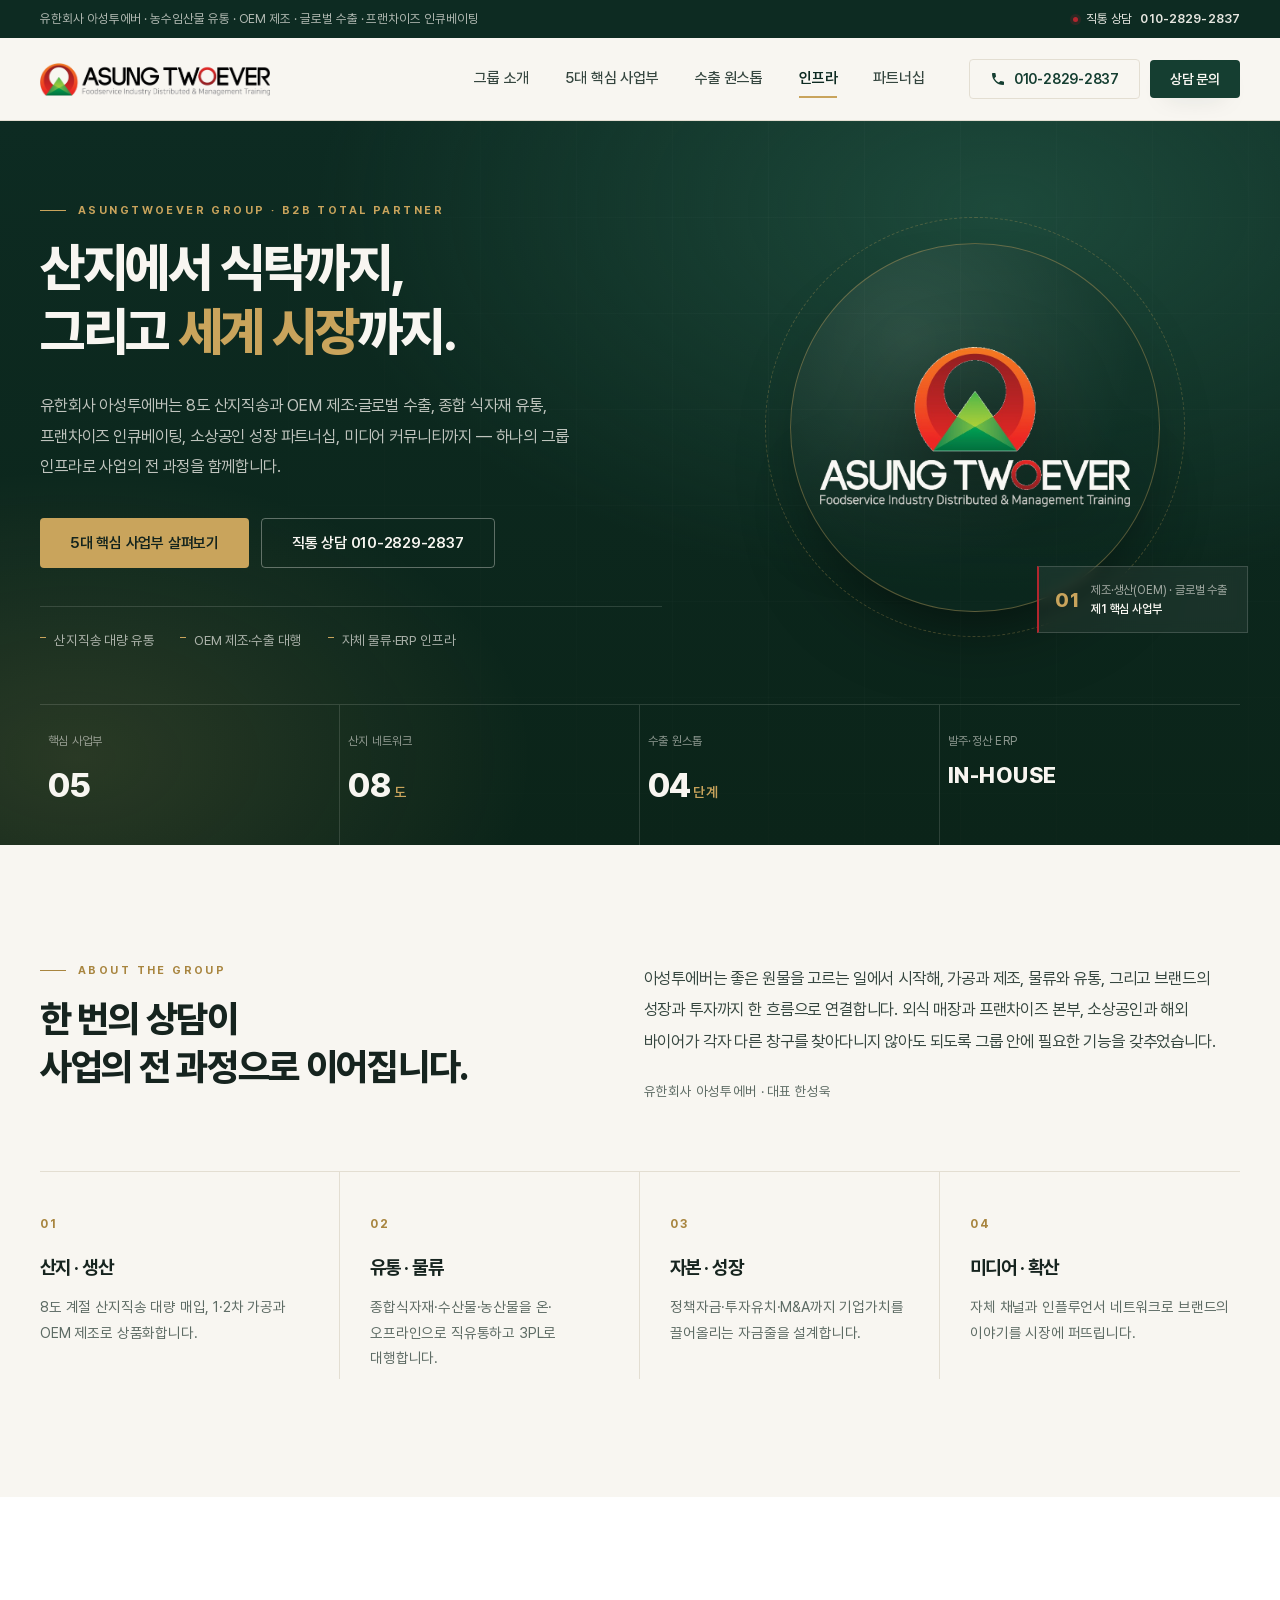
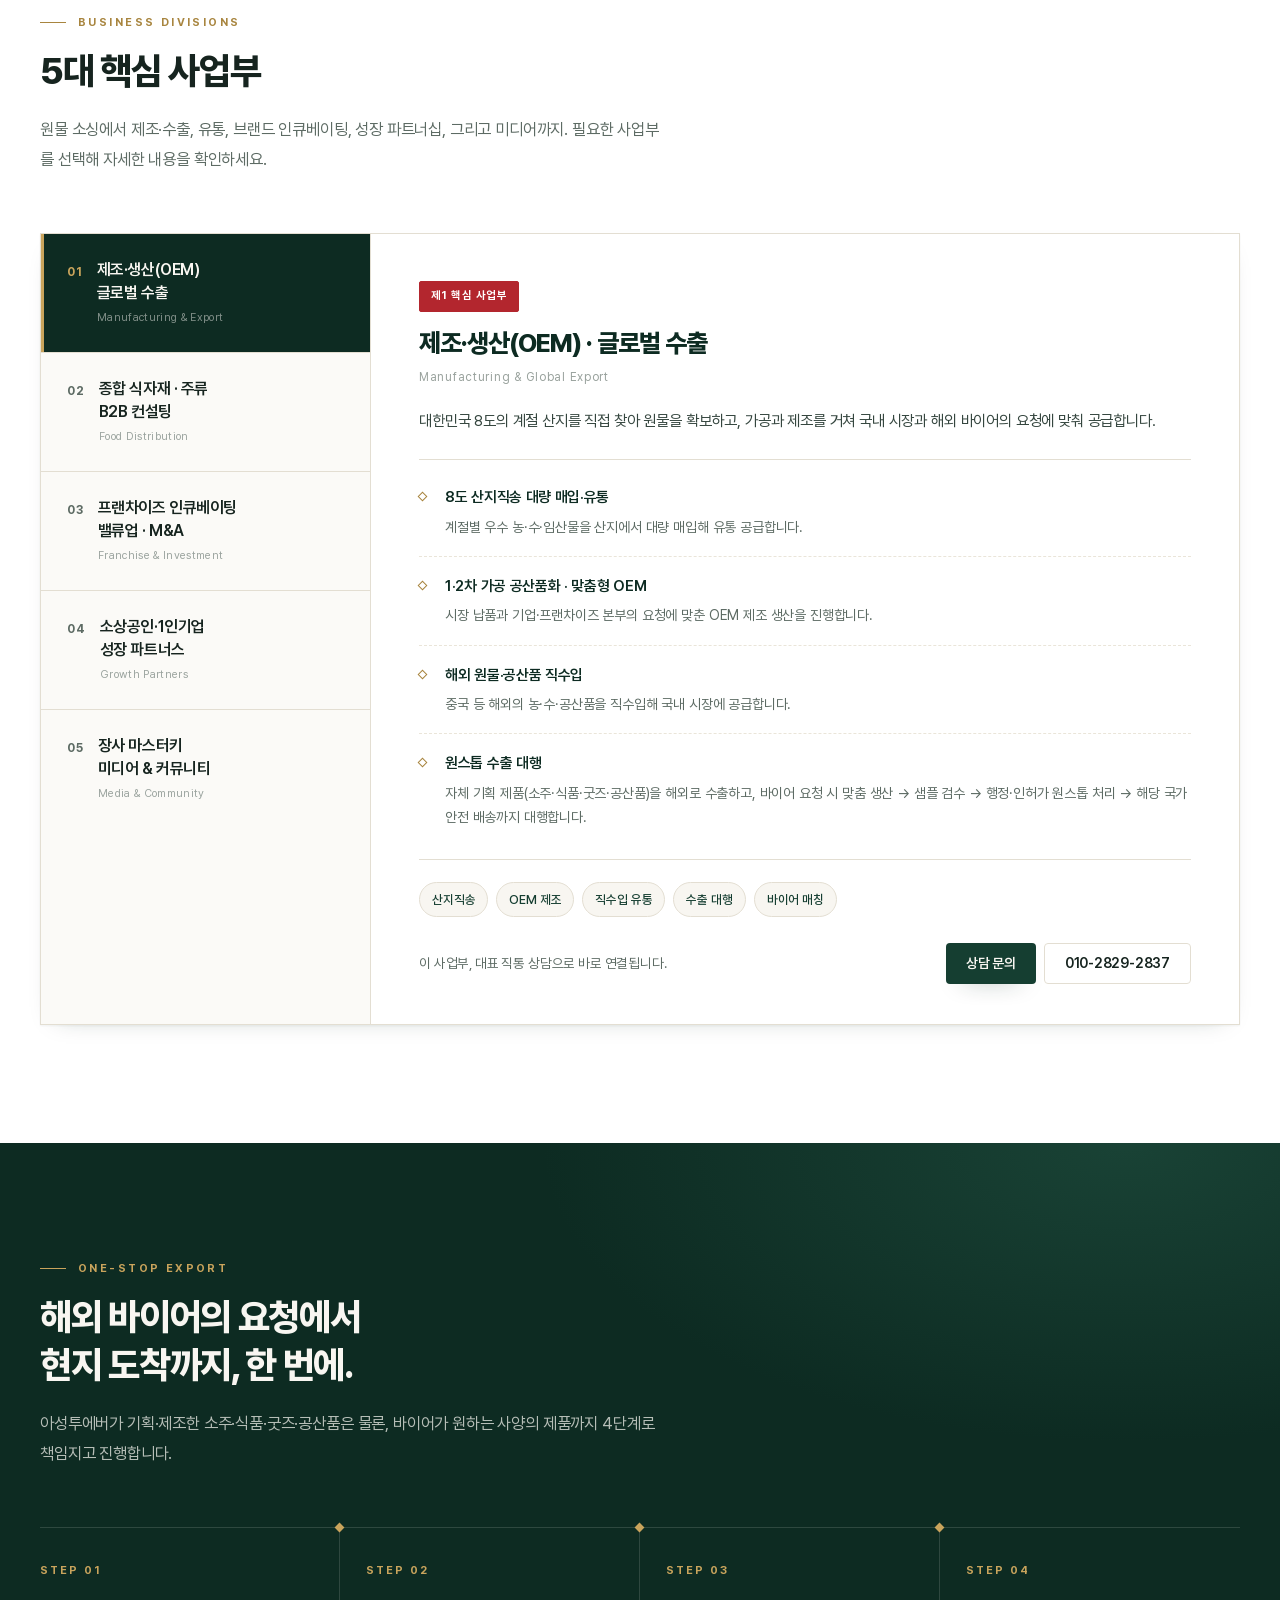
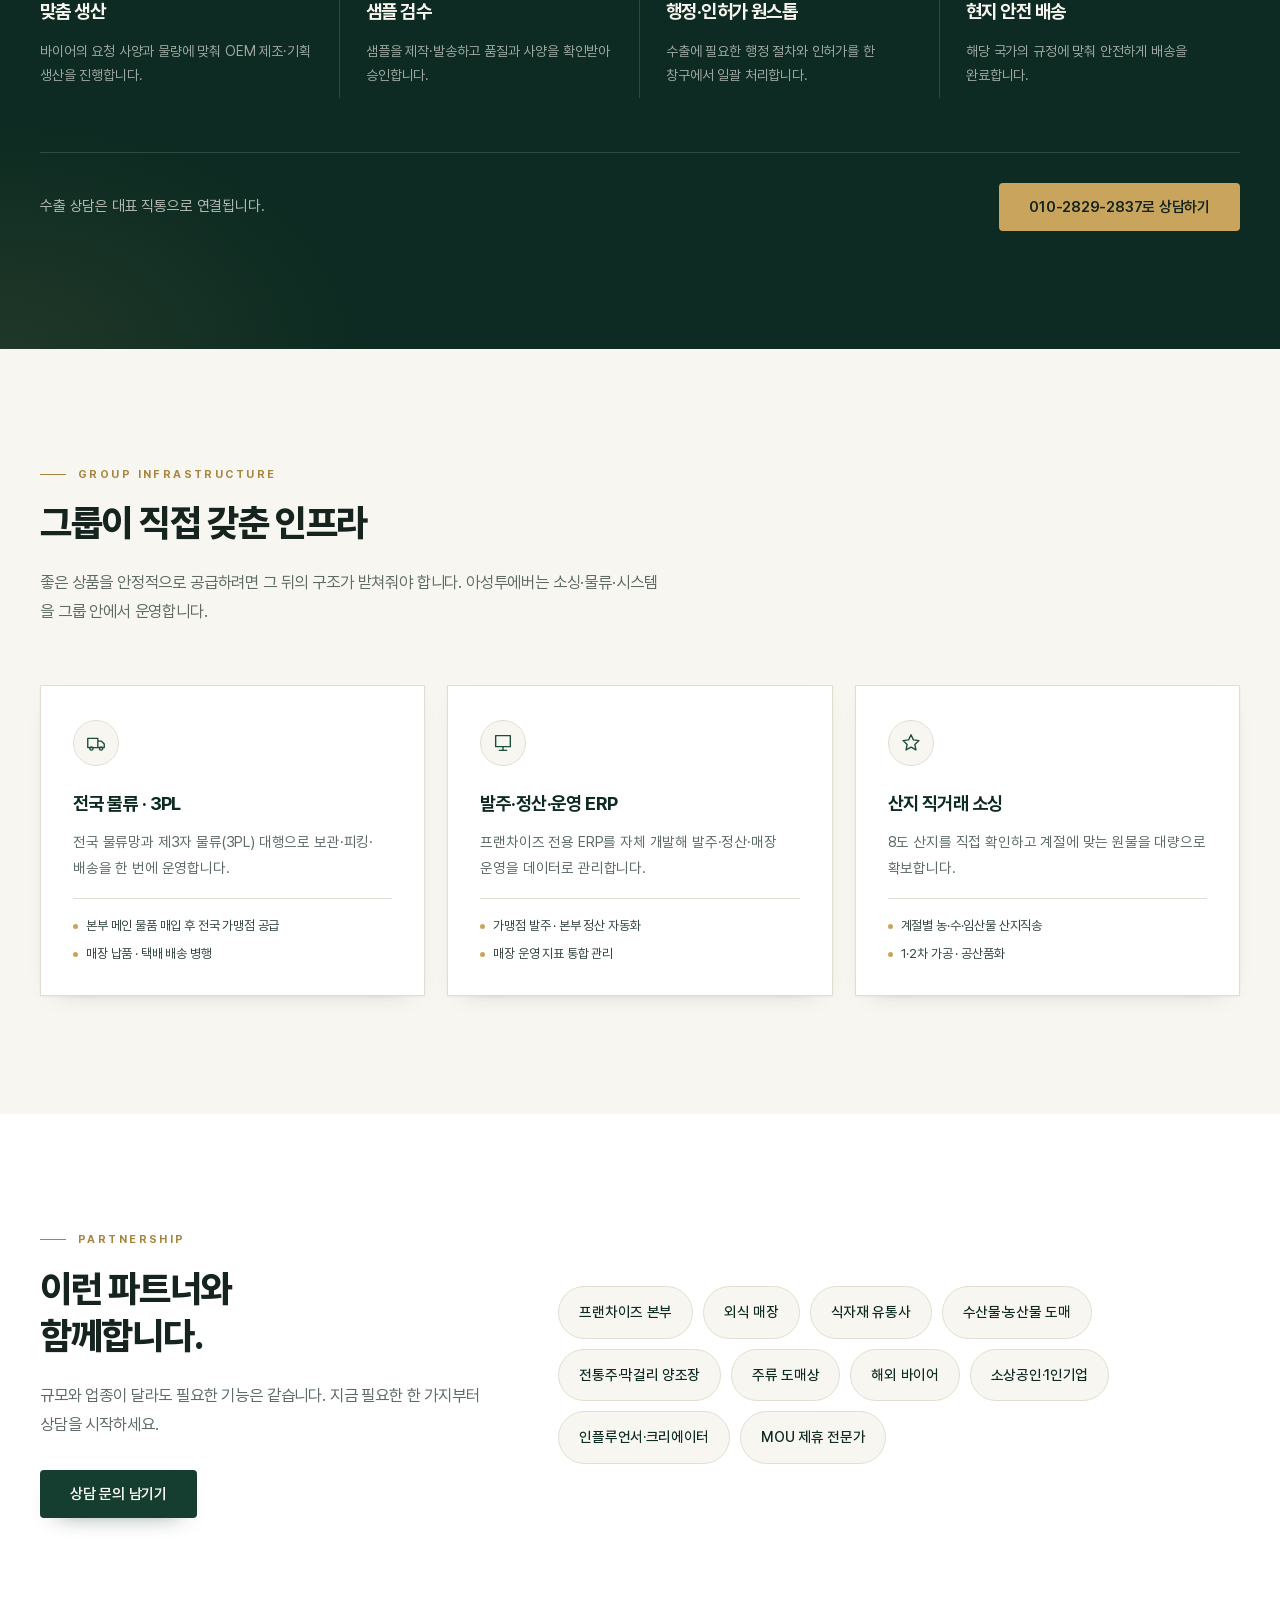
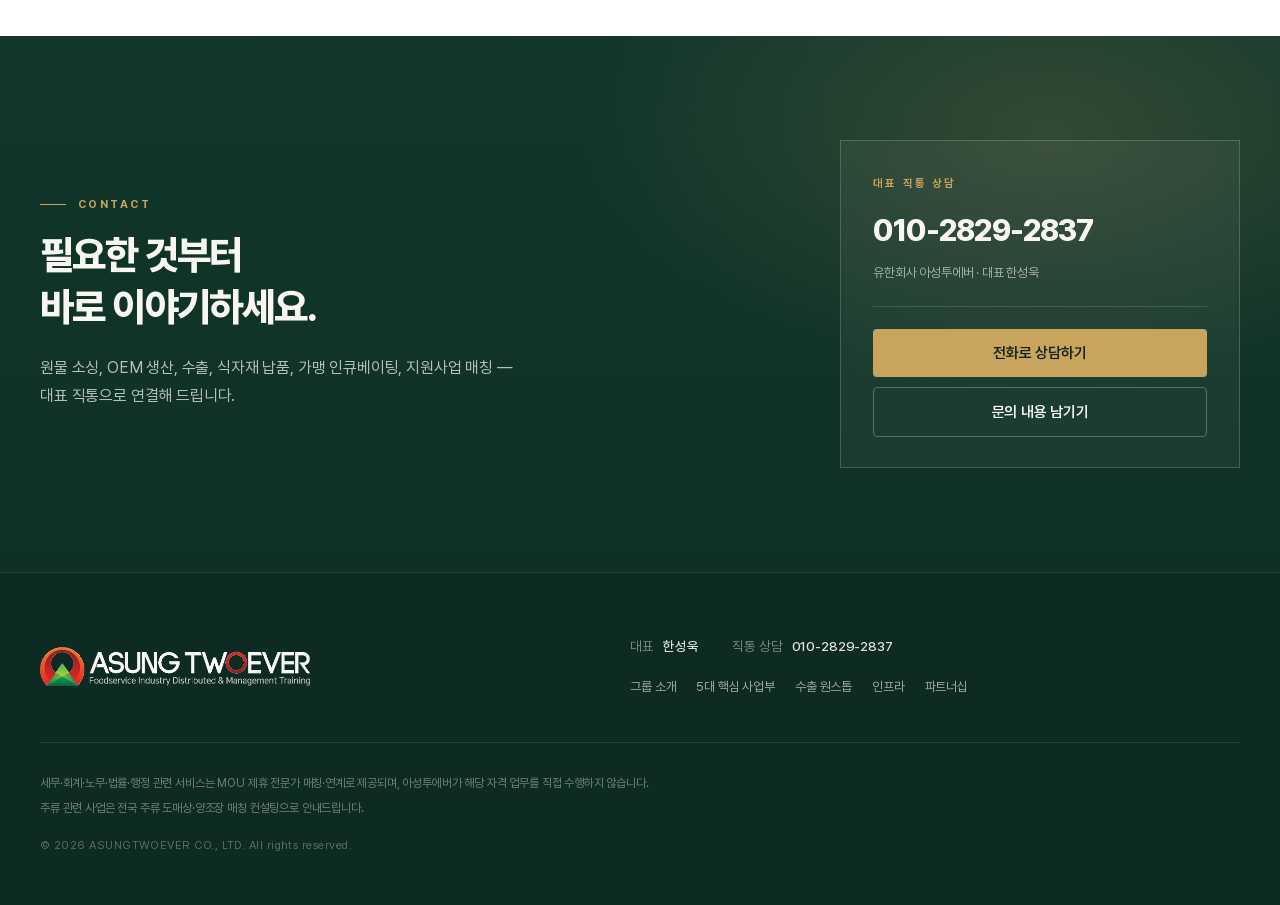
<file: index.html>
<!DOCTYPE html>
<html lang="ko">
<head>
<meta charset="UTF-8" />
<meta name="viewport" content="width=device-width, initial-scale=1.0" />
<title>유한회사 아성투에버 | ASUNGTWOEVER — 산지에서 세계의 식탁까지</title>
<meta name="description" content="유한회사 아성투에버는 8도 산지직송·OEM 제조·글로벌 수출, 종합 식자재 유통, 프랜차이즈 인큐베이팅, 소상공인 성장 파트너십, 미디어 커뮤니티까지 아우르는 B2B 종합 그룹입니다." />
<meta name="theme-color" content="#0D2B22" />
<meta property="og:title" content="유한회사 아성투에버 | ASUNGTWOEVER" />
<meta property="og:description" content="산지에서 식탁까지, 그리고 세계 시장까지. 5대 핵심 사업부로 사업의 전 과정을 함께합니다." />
<meta property="og:type" content="website" />
<link rel="icon" href="assets/orig-symbol.png" />
<link rel="stylesheet" href="style.css" />
<script>document.documentElement.classList.add("js");</script>
</head>
<body>

<!-- ============ 상단 유틸리티 바 ============ -->
<div class="utilbar">
  <div class="wrap utilbar__inner">
    <p class="utilbar__copy">유한회사 아성투에버 · 농수임산물 유통 · OEM 제조 · 글로벌 수출 · 프랜차이즈 인큐베이팅</p>
    <a class="utilbar__tel" href="tel:01028292837">
      <span class="dot" aria-hidden="true"></span>
      직통 상담 <strong>010-2829-2837</strong>
    </a>
  </div>
</div>

<!-- ============ 헤더 ============ -->
<header class="header" id="header">
  <div class="wrap header__inner">
    <a class="brand" href="#home" aria-label="아성투에버 홈으로">
      <img src="assets/orig-horizontal-light.png" alt="ASUNG TWOEVER - 아성투에버" style="height:40px;width:auto;max-width:230px;object-fit:contain;display:block;" />
    </a>

    <nav class="nav" aria-label="주요 메뉴">
      <a href="#about" class="nav__link">그룹 소개</a>
      <a href="#business" class="nav__link">5대 핵심 사업부</a>
      <a href="#export" class="nav__link">수출 원스톱</a>
      <a href="#infra" class="nav__link">인프라</a>
      <a href="#partnership" class="nav__link">파트너십</a>
    </nav>

    <div class="header__actions">
      <a class="btn btn--ghost btn--sm header__tel" href="tel:01028292837">
        <svg viewBox="0 0 24 24" aria-hidden="true" class="ico"><path d="M6.6 10.8c1.5 2.9 3.7 5.1 6.6 6.6l2.2-2.2c.3-.3.7-.4 1-.2 1.1.4 2.3.6 3.6.6.6 0 1 .4 1 1V20c0 .6-.4 1-1 1C10.6 21 3 13.4 3 4c0-.6.4-1 1-1h3.4c.6 0 1 .4 1 1 0 1.2.2 2.4.6 3.5.1.4 0 .8-.2 1l-2.2 2.3z"/></svg>
        010-2829-2837
      </a>
      <a class="btn btn--primary btn--sm js-open-contact" href="#contact">상담 문의</a>
      <button class="hamburger" id="hamburger" type="button" aria-label="메뉴 열기" aria-expanded="false" aria-controls="mobileMenu">
        <span></span><span></span><span></span>
      </button>
    </div>
  </div>
</header>

<!-- ============ 모바일 메뉴 ============ -->
<div class="mobile-menu" id="mobileMenu" aria-hidden="true">
  <div class="mobile-menu__head">
    <span class="mobile-menu__title">MENU</span>
    <button class="mobile-menu__close" type="button" aria-label="메뉴 닫기" id="menuClose">&times;</button>
  </div>
  <nav class="mobile-menu__nav" aria-label="모바일 메뉴">
    <a href="#about"><span>01</span>그룹 소개</a>
    <a href="#business"><span>02</span>5대 핵심 사업부</a>
    <a href="#export"><span>03</span>수출 원스톱</a>
    <a href="#infra"><span>04</span>그룹 인프라</a>
    <a href="#partnership"><span>05</span>파트너십</a>
  </nav>
  <div class="mobile-menu__foot">
    <a class="btn btn--primary btn--block" href="tel:01028292837">직통 상담 010-2829-2837</a>
    <button class="btn btn--line btn--block js-open-contact" type="button">상담 문의 남기기</button>
  </div>
</div>

<main>

<!-- ============ 히어로 ============ -->
<section class="hero" id="home">
  <div class="hero__bg" aria-hidden="true"></div>
  <div class="wrap hero__inner">
    <div class="hero__copy">
      <p class="eyebrow eyebrow--light"><span class="eyebrow__rule"></span>ASUNGTWOEVER GROUP · B2B TOTAL PARTNER</p>
      <h1 class="hero__title">
        산지에서 식탁까지,<br />
        그리고 <em>세계 시장</em>까지.
      </h1>
      <p class="hero__lead">
        유한회사 아성투에버는 8도 산지직송과 OEM 제조·글로벌 수출, 종합 식자재 유통,
        프랜차이즈 인큐베이팅, 소상공인 성장 파트너십, 미디어 커뮤니티까지 —
        하나의 그룹 인프라로 사업의 전 과정을 함께합니다.
      </p>
      <div class="hero__actions">
        <a class="btn btn--gold" href="#business">5대 핵심 사업부 살펴보기</a>
        <a class="btn btn--outline-light" href="tel:01028292837">직통 상담 010-2829-2837</a>
      </div>
      <ul class="hero__points">
        <li>산지직송 대량 유통</li>
        <li>OEM 제조·수출 대행</li>
        <li>자체 물류·ERP 인프라</li>
      </ul>
    </div>

    <div class="hero__visual">
      <div class="medallion">
        <span class="medallion__ring" aria-hidden="true"></span>
        <img class="medallion__logo" src="assets/orig-vertical-dark.png" alt="아성투에버 로고" style="width:74%;height:auto;object-fit:contain;" />
      </div>
      <div class="hero__tag">
        <span class="hero__tag-num">01</span>
        <span class="hero__tag-txt">제조·생산(OEM) · 글로벌 수출<br /><b>제1 핵심 사업부</b></span>
      </div>
    </div>
  </div>

  <div class="wrap">
    <dl class="stats">
      <div class="stats__item">
        <dt>핵심 사업부</dt>
        <dd><span class="stats__num">05</span></dd>
      </div>
      <div class="stats__item">
        <dt>산지 네트워크</dt>
        <dd><span class="stats__num">08</span><span class="stats__unit">도</span></dd>
      </div>
      <div class="stats__item">
        <dt>수출 원스톱</dt>
        <dd><span class="stats__num">04</span><span class="stats__unit">단계</span></dd>
      </div>
      <div class="stats__item">
        <dt>발주·정산 ERP</dt>
        <dd><span class="stats__num stats__num--word">IN-HOUSE</span></dd>
      </div>
    </dl>
  </div>
</section>

<!-- ============ 그룹 소개 ============ -->
<section class="section section--ivory" id="about">
  <div class="wrap">
    <div class="intro">
      <div class="intro__head reveal">
        <p class="eyebrow"><span class="eyebrow__rule"></span>ABOUT THE GROUP</p>
        <h2 class="section__title">한 번의 상담이<br />사업의 전 과정으로 이어집니다.</h2>
      </div>
      <div class="intro__body reveal">
        <p>
          아성투에버는 좋은 원물을 고르는 일에서 시작해, 가공과 제조, 물류와 유통,
          그리고 브랜드의 성장과 투자까지 한 흐름으로 연결합니다.
          외식 매장과 프랜차이즈 본부, 소상공인과 해외 바이어가 각자 다른 창구를 찾아다니지 않아도 되도록
          그룹 안에 필요한 기능을 갖추었습니다.
        </p>
        <p class="intro__note">
          유한회사 아성투에버 · 대표 한성욱
        </p>
      </div>
    </div>

    <ul class="pillars">
      <li class="pillar reveal">
        <span class="pillar__idx">01</span>
        <h3>산지 · 생산</h3>
        <p>8도 계절 산지직송 대량 매입, 1·2차 가공과 OEM 제조로 상품화합니다.</p>
      </li>
      <li class="pillar reveal">
        <span class="pillar__idx">02</span>
        <h3>유통 · 물류</h3>
        <p>종합식자재·수산물·농산물을 온·오프라인으로 직유통하고 3PL로 대행합니다.</p>
      </li>
      <li class="pillar reveal">
        <span class="pillar__idx">03</span>
        <h3>자본 · 성장</h3>
        <p>정책자금·투자유치·M&A까지 기업가치를 끌어올리는 자금줄을 설계합니다.</p>
      </li>
      <li class="pillar reveal">
        <span class="pillar__idx">04</span>
        <h3>미디어 · 확산</h3>
        <p>자체 채널과 인플루언서 네트워크로 브랜드의 이야기를 시장에 퍼뜨립니다.</p>
      </li>
    </ul>
  </div>
</section>

<!-- ============ 5대 핵심 사업부 ============ -->
<section class="section section--paper" id="business">
  <div class="wrap">
    <div class="section__head reveal">
      <p class="eyebrow"><span class="eyebrow__rule"></span>BUSINESS DIVISIONS</p>
      <h2 class="section__title">5대 핵심 사업부</h2>
      <p class="section__desc">
        원물 소싱에서 제조·수출, 유통, 브랜드 인큐베이팅, 성장 파트너십, 그리고 미디어까지.
        필요한 사업부를 선택해 자세한 내용을 확인하세요.
      </p>
    </div>

    <div class="divs">
      <!-- 탭 -->
      <div class="divs__tabs" role="tablist" aria-label="5대 핵심 사업부" aria-orientation="vertical">
        <button class="divs__tab is-active" role="tab" id="tab-1" aria-selected="true" aria-controls="panel-1" type="button">
          <span class="divs__tab-no">01</span>
          <span class="divs__tab-txt">
            <b>제조·생산(OEM)<br />글로벌 수출</b>
            <i>Manufacturing &amp; Export</i>
          </span>
        </button>
        <button class="divs__tab" role="tab" id="tab-2" aria-selected="false" aria-controls="panel-2" tabindex="-1" type="button">
          <span class="divs__tab-no">02</span>
          <span class="divs__tab-txt">
            <b>종합 식자재 · 주류<br />B2B 컨설팅</b>
            <i>Food Distribution</i>
          </span>
        </button>
        <button class="divs__tab" role="tab" id="tab-3" aria-selected="false" aria-controls="panel-3" tabindex="-1" type="button">
          <span class="divs__tab-no">03</span>
          <span class="divs__tab-txt">
            <b>프랜차이즈 인큐베이팅<br />밸류업 · M&amp;A</b>
            <i>Franchise &amp; Investment</i>
          </span>
        </button>
        <button class="divs__tab" role="tab" id="tab-4" aria-selected="false" aria-controls="panel-4" tabindex="-1" type="button">
          <span class="divs__tab-no">04</span>
          <span class="divs__tab-txt">
            <b>소상공인·1인기업<br />성장 파트너스</b>
            <i>Growth Partners</i>
          </span>
        </button>
        <button class="divs__tab" role="tab" id="tab-5" aria-selected="false" aria-controls="panel-5" tabindex="-1" type="button">
          <span class="divs__tab-no">05</span>
          <span class="divs__tab-txt">
            <b>장사 마스터키<br />미디어 &amp; 커뮤니티</b>
            <i>Media &amp; Community</i>
          </span>
        </button>
      </div>

      <!-- 패널 1 -->
      <div class="divs__panels">
        <article class="divs__panel is-active" role="tabpanel" id="panel-1" aria-labelledby="tab-1" tabindex="0">
          <div class="panel__head">
            <span class="badge badge--red">제1 핵심 사업부</span>
            <h3 class="panel__title">제조·생산(OEM) · 글로벌 수출</h3>
            <p class="panel__sub">Manufacturing &amp; Global Export</p>
          </div>
          <p class="panel__lead">
            대한민국 8도의 계절 산지를 직접 찾아 원물을 확보하고, 가공과 제조를 거쳐
            국내 시장과 해외 바이어의 요청에 맞춰 공급합니다.
          </p>
          <ul class="features">
            <li>
              <b>8도 산지직송 대량 매입·유통</b>
              <span>계절별 우수 농·수·임산물을 산지에서 대량 매입해 유통 공급합니다.</span>
            </li>
            <li>
              <b>1·2차 가공 공산품화 · 맞춤형 OEM</b>
              <span>시장 납품과 기업·프랜차이즈 본부의 요청에 맞춘 OEM 제조 생산을 진행합니다.</span>
            </li>
            <li>
              <b>해외 원물·공산품 직수입</b>
              <span>중국 등 해외의 농·수·공산품을 직수입해 국내 시장에 공급합니다.</span>
            </li>
            <li>
              <b>원스톱 수출 대행</b>
              <span>자체 기획 제품(소주·식품·굿즈·공산품)을 해외로 수출하고, 바이어 요청 시 맞춤 생산 → 샘플 검수 → 행정·인허가 원스톱 처리 → 해당 국가 안전 배송까지 대행합니다.</span>
            </li>
          </ul>
          <ul class="tags">
            <li>산지직송</li><li>OEM 제조</li><li>직수입 유통</li><li>수출 대행</li><li>바이어 매칭</li>
          </ul>
        
          <div class="panel__cta">
            <p>이 사업부, 대표 직통 상담으로 바로 연결됩니다.</p>
            <div class="panel__cta__btns">
              <a class="btn btn--primary btn--sm js-open-contact" href="#contact">상담 문의</a>
              <a class="btn btn--line btn--sm" href="tel:01028292837">010-2829-2837</a>
            </div>
          </div>
</article>

        <!-- 패널 2 -->
        <article class="divs__panel" role="tabpanel" id="panel-2" aria-labelledby="tab-2" tabindex="0" hidden>
          <div class="panel__head">
            <span class="badge">핵심 사업부</span>
            <h3 class="panel__title">종합 식자재 · 주류·전통주 B2B 컨설팅</h3>
            <p class="panel__sub">Food Service Distribution &amp; Beverage Consulting</p>
          </div>
          <p class="panel__lead">
            외식 매장이 매일 쓰는 식자재를 한 창구에서 공급하고,
            주류는 전국 도매상과 양조장을 잇는 매칭 컨설팅으로 돕습니다.
          </p>
          <ul class="features">
            <li>
              <b>B2B 종합식자재 직유통</b>
              <span>대한민국 외식 매장을 대상으로 종합식자재·종합수산물·종합농산물을 직접 유통합니다.</span>
            </li>
            <li>
              <b>온·오프라인 동시 공급 · 택배 납품</b>
              <span>매장 납품과 택배 배송을 함께 운영해 소량·정기 발주 모두 대응합니다.</span>
            </li>
            <li>
              <b>3PL(제3자 물류) 대행</b>
              <span>보관·피킹·배송까지 물류 전 과정을 위탁 운영으로 대행합니다.</span>
            </li>
            <li>
              <b>주류·전통주 매칭 컨설팅</b>
              <span>전국 주류 도매상과 전통주·막걸리 양조장을 연결하는 B2B 매칭 컨설팅을 제공합니다.</span>
            </li>
          </ul>
          <ul class="tags">
            <li>종합식자재</li><li>수산물·농산물</li><li>택배 납품</li><li>3PL</li><li>주류 매칭 컨설팅</li>
          </ul>
        
          <div class="panel__cta">
            <p>이 사업부, 대표 직통 상담으로 바로 연결됩니다.</p>
            <div class="panel__cta__btns">
              <a class="btn btn--primary btn--sm js-open-contact" href="#contact">상담 문의</a>
              <a class="btn btn--line btn--sm" href="tel:01028292837">010-2829-2837</a>
            </div>
          </div>
</article>

        <!-- 패널 3 -->
        <article class="divs__panel" role="tabpanel" id="panel-3" aria-labelledby="tab-3" tabindex="0" hidden>
          <div class="panel__head">
            <span class="badge">핵심 사업부</span>
            <h3 class="panel__title">프랜차이즈 인큐베이팅 · 밸류업 투자 · M&amp;A</h3>
            <p class="panel__sub">Franchise Incubation, Valuation &amp; M&amp;A</p>
          </div>
          <p class="panel__lead">
            브랜드를 만들고 키우는 일부터 가맹점에 안정적으로 공급하는 일,
            그리고 기업가치를 인정받아 매각하는 순간까지 함께 설계합니다.
          </p>
          <ul class="features">
            <li>
              <b>전국 물류망 · 핵심 식자재 안정 공급</b>
              <span>본부가 메인 물품을 대량 매입하고 전국 가맹점에 공급하는 구조를 구축합니다.</span>
            </li>
            <li>
              <b>프랜차이즈 전용 ERP 자체 개발</b>
              <span>발주·정산·운영을 한 화면에서 관리하는 ERP 프로그램을 자체 개발해 제공합니다.</span>
            </li>
            <li>
              <b>정부 R&amp;D · 정책자금 · 투자유치 연계</b>
              <span>기술혁신 브랜드의 정부 R&amp;D 지원사업·정책자금·대출을 매칭하고 시리즈 A·B·C 투자유치를 연계합니다.</span>
            </li>
            <li>
              <b>기업가치 극대화 · M&amp;A(Exit)</b>
              <span>밸류업 전략으로 기업가치를 끌어올리고 최종 M&amp;A 매각까지 이끕니다.</span>
            </li>
          </ul>
          <ul class="tags">
            <li>가맹 인큐베이팅</li><li>전용 ERP</li><li>정책자금</li><li>시리즈 투자</li><li>M&amp;A</li>
          </ul>
        
          <div class="panel__cta">
            <p>이 사업부, 대표 직통 상담으로 바로 연결됩니다.</p>
            <div class="panel__cta__btns">
              <a class="btn btn--primary btn--sm js-open-contact" href="#contact">상담 문의</a>
              <a class="btn btn--line btn--sm" href="tel:01028292837">010-2829-2837</a>
            </div>
          </div>
</article>

        <!-- 패널 4 -->
        <article class="divs__panel" role="tabpanel" id="panel-4" aria-labelledby="tab-4" tabindex="0" hidden>
          <div class="panel__head">
            <span class="badge">핵심 사업부</span>
            <h3 class="panel__title">소상공인·1인기업 성장 파트너스</h3>
            <p class="panel__sub">Growth Partners for Small Business</p>
          </div>
          <p class="panel__lead">
            프랜차이즈가 아닌 1인 기업·프리랜서·소기업·소상공인도 같은 인프라로 성장할 수 있도록,
            진단부터 자금·전문가·교육·마케팅까지 연결합니다.
          </p>
          <ul class="features">
            <li>
              <b>경영 진단 · SWOT 성장 전략</b>
              <span>사업 현황을 진단하고 SWOT 분석을 기반으로 성장 전략을 수립합니다.</span>
            </li>
            <li>
              <b>아성 AI 비즈패스(BizPass)</b>
              <span>부족한 자금과 정부 지원사업을 매칭하고, 신청까지 연계합니다.</span>
            </li>
            <li>
              <b>MOU 전문가 파트너스 매칭</b>
              <span>회계사·세무사·노무사·행정사·변리사 등 업무협약(MOU) 제휴 전문가를 연결·지원합니다.</span>
            </li>
            <li>
              <b>기수별 마케팅 사관학교</b>
              <span>1기·2기·3기 오프라인 기수제로 진행되는 종합 마케팅 교육입니다.</span>
            </li>
            <li>
              <b>종합 마케팅 대행 컨설팅</b>
              <span>교육 후 직접 실행이 어려운 고객을 위해 마케팅 전반을 대행합니다.</span>
            </li>
          </ul>
          <ul class="tags">
            <li>경영 진단</li><li>BizPass</li><li>전문가 매칭</li><li>마케팅 사관학교</li><li>마케팅 대행</li>
          </ul>
        
          <div class="panel__cta">
            <p>이 사업부, 대표 직통 상담으로 바로 연결됩니다.</p>
            <div class="panel__cta__btns">
              <a class="btn btn--primary btn--sm js-open-contact" href="#contact">상담 문의</a>
              <a class="btn btn--line btn--sm" href="tel:01028292837">010-2829-2837</a>
            </div>
          </div>
</article>

        <!-- 패널 5 -->
        <article class="divs__panel" role="tabpanel" id="panel-5" aria-labelledby="tab-5" tabindex="0" hidden>
          <div class="panel__head">
            <span class="badge">핵심 사업부</span>
            <h3 class="panel__title">장사 마스터키(장마키) · 미디어 &amp; 커뮤니티</h3>
            <p class="panel__sub">Media, Community &amp; Influencer School</p>
          </div>
          <p class="panel__lead">
            장사의 실전 노하우를 콘텐츠로 만들고, 그 콘텐츠를 이끌 사람을 기수제로 길러
            파트너 브랜드의 홍보까지 연결합니다.
          </p>

          <ul class="channels" aria-label="장사 마스터키 운영 채널">
            <li class="channel"><span class="channel__ico" aria-hidden="true">
              <svg viewBox="0 0 24 24"><path d="M21.6 7.2s-.2-1.4-.8-2c-.8-.8-1.6-.8-2-.9C16.2 4.1 12 4.1 12 4.1h0s-4.2 0-6.8.2c-.4 0-1.2 0-2 .9-.6.6-.8 2-.8 2S2.2 8.8 2.2 10.6v1.7c0 1.7.2 3.4.2 3.4s.2 1.4.8 2c.8.8 1.7.8 2.2.9 1.6.1 6.6.2 6.6.2s4.2 0 6.8-.2c.4 0 1.2-.1 2-.9.6-.6.8-2 .8-2s.2-1.7.2-3.4v-1.7c0-1.8-.2-3.4-.2-3.4zM9.9 14.6V8.9l5.4 2.9-5.4 2.8z"/></svg>
            </span>유튜브 <i>장마키 유튜브</i></li>
            <li class="channel"><span class="channel__ico" aria-hidden="true">
              <svg viewBox="0 0 24 24"><path d="M16.3 3H7.7C6.8 3 6 3.8 6 4.7v16.6c0 .4.4.6.7.4l4.9-2.6c.2-.1.5-.1.7 0l4.9 2.6c.3.2.7 0 .7-.4V4.7C18 3.8 17.2 3 16.3 3z"/></svg>
            </span>네이버 블로그 <i>공식 블로그</i></li>
            <li class="channel"><span class="channel__ico" aria-hidden="true">
              <svg viewBox="0 0 24 24"><path d="M12 2.8a3.1 3.1 0 0 1 3 2.6c.2-.1.5-.1.7-.1a3 3 0 0 1 2.9 3.7 3.1 3.1 0 0 1 1 5 3.2 3.2 0 0 1-1.9 4.8 3.1 3.1 0 0 1-4.1 2.6 3 3 0 0 1-5.2 0 3.1 3.1 0 0 1-4.1-2.6A3.2 3.2 0 0 1 2.4 14a3.1 3.1 0 0 1 1-5 3 3 0 0 1 2.9-3.7c.2 0 .5 0 .7.1A3.1 3.1 0 0 1 12 2.8z"/></svg>
            </span>네이버 카페 <i>커뮤니티</i></li>
            <li class="channel"><span class="channel__ico" aria-hidden="true">
              <svg viewBox="0 0 24 24"><path d="M12 2.2c3.2 0 3.6 0 4.9.1 1.2.1 1.8.2 2.2.4.6.2 1 .5 1.4.9.4.4.7.8.9 1.4.2.4.4 1 .4 2.2.1 1.3.1 1.7.1 4.9s0 3.6-.1 4.9c-.1 1.2-.2 1.8-.4 2.2-.2.6-.5 1-.9 1.4-.4.4-.8.7-1.4.9-.4.2-1 .4-2.2.4-1.3.1-1.7.1-4.9.1s-3.6 0-4.9-.1c-1.2-.1-1.8-.2-2.2-.4a3.9 3.9 0 0 1-1.4-.9 3.9 3.9 0 0 1-.9-1.4c-.2-.4-.4-1-.4-2.2-.1-1.3-.1-1.7-.1-4.9s0-3.6.1-4.9c.1-1.2.2-1.8.4-2.2.2-.6.5-1 .9-1.4.4-.4.8-.7 1.4-.9.4-.2 1-.4 2.2-.4 1.3-.1 1.7-.1 4.9-.1zm0 3.8a6 6 0 1 0 0 12 6 6 0 0 0 0-12zm0 9.9a3.9 3.9 0 1 1 0-7.8 3.9 3.9 0 0 1 0 7.8zm6.2-10.1a1.4 1.4 0 1 1-2.8 0 1.4 1.4 0 0 1 2.8 0z"/></svg>
            </span>인스타그램 <i>· SNS</i></li>
          </ul>

          <ul class="features">
            <li>
              <b>자체 미디어 · 홍보 채널 운영</b>
              <span>유튜브·네이버 블로그·네이버 카페·인스타그램·SNS를 직접 운영하며 소상공인과 프랜차이즈에 실전 노하우를 전합니다.</span>
            </li>
            <li>
              <b>실전 콘텐츠 발행 · 파트너 브랜드 홍보</b>
              <span>소상공인·1인 기업·프랜차이즈의 장사 노하우를 콘텐츠로 만들고, 파트너 브랜드 홍보와 커뮤니티 시너지로 연결합니다.</span>
            </li>
            <li>
              <b>마이크로 인플루언서 사관학교</b>
              <span>1기·2기·3기 기수제로 마이크로 인플루언서를 체계적으로 교육·육성하는 인플루언서 사관학교를 운영합니다.</span>
            </li>
            <li>
              <b>미디어 × 인플루언서 네트워크 시너지</b>
              <span>자체 미디어 채널과 육성된 인플루언서 네트워크를 연계해 파트너 브랜드·소상공인 홍보 효과를 극대화합니다.</span>
            </li>
          </ul>
          <ul class="tags">
            <li>장마키 유튜브</li><li>공식 블로그</li><li>네이버 카페</li><li>인플루언서 사관학교</li><li>브랜드 홍보</li>
          </ul>
        
          <div class="panel__cta">
            <p>이 사업부, 대표 직통 상담으로 바로 연결됩니다.</p>
            <div class="panel__cta__btns">
              <a class="btn btn--primary btn--sm js-open-contact" href="#contact">상담 문의</a>
              <a class="btn btn--line btn--sm" href="tel:01028292837">010-2829-2837</a>
            </div>
          </div>
</article>
      </div>
    </div>
  </div>
</section>

<!-- ============ 수출 원스톱 ============ -->
<section class="section section--dark export" id="export">
  <div class="wrap">
    <div class="section__head section__head--light reveal">
      <p class="eyebrow eyebrow--light"><span class="eyebrow__rule"></span>ONE-STOP EXPORT</p>
      <h2 class="section__title">해외 바이어의 요청에서<br />현지 도착까지, 한 번에.</h2>
      <p class="section__desc">
        아성투에버가 기획·제조한 소주·식품·굿즈·공산품은 물론,
        바이어가 원하는 사양의 제품까지 4단계로 책임지고 진행합니다.
      </p>
    </div>

    <ol class="steps">
      <li class="step reveal">
        <span class="step__no">STEP 01</span>
        <h3>맞춤 생산</h3>
        <p>바이어의 요청 사양과 물량에 맞춰 OEM 제조·기획 생산을 진행합니다.</p>
      </li>
      <li class="step reveal">
        <span class="step__no">STEP 02</span>
        <h3>샘플 검수</h3>
        <p>샘플을 제작·발송하고 품질과 사양을 확인받아 승인합니다.</p>
      </li>
      <li class="step reveal">
        <span class="step__no">STEP 03</span>
        <h3>행정·인허가 원스톱</h3>
        <p>수출에 필요한 행정 절차와 인허가를 한 창구에서 일괄 처리합니다.</p>
      </li>
      <li class="step reveal">
        <span class="step__no">STEP 04</span>
        <h3>현지 안전 배송</h3>
        <p>해당 국가의 규정에 맞춰 안전하게 배송을 완료합니다.</p>
      </li>
    </ol>

    <div class="export__foot reveal">
      <p>수출 상담은 대표 직통으로 연결됩니다.</p>
      <a class="btn btn--gold" href="tel:01028292837">010-2829-2837로 상담하기</a>
    </div>
  </div>
</section>

<!-- ============ 그룹 인프라 ============ -->
<section class="section section--ivory" id="infra">
  <div class="wrap">
    <div class="section__head reveal">
      <p class="eyebrow"><span class="eyebrow__rule"></span>GROUP INFRASTRUCTURE</p>
      <h2 class="section__title">그룹이 직접 갖춘 인프라</h2>
      <p class="section__desc">
        좋은 상품을 안정적으로 공급하려면 그 뒤의 구조가 받쳐줘야 합니다.
        아성투에버는 소싱·물류·시스템을 그룹 안에서 운영합니다.
      </p>
    </div>

    <div class="infra">
      <article class="infra__card reveal">
        <span class="infra__ico" aria-hidden="true">
          <svg viewBox="0 0 24 24"><path d="M3 7h11v10H3zM14 10h4l3 3v4h-7z"/><circle cx="7" cy="18" r="1.8"/><circle cx="17.5" cy="18" r="1.8"/></svg>
        </span>
        <h3>전국 물류 · 3PL</h3>
        <p>전국 물류망과 제3자 물류(3PL) 대행으로 보관·피킹·배송을 한 번에 운영합니다.</p>
        <ul>
          <li>본부 메인 물품 매입 후 전국 가맹점 공급</li>
          <li>매장 납품 · 택배 배송 병행</li>
        </ul>
      </article>

      <article class="infra__card reveal">
        <span class="infra__ico" aria-hidden="true">
          <svg viewBox="0 0 24 24"><path d="M4 4h16v12H4zM8 20h8M12 16v4"/></svg>
        </span>
        <h3>발주·정산·운영 ERP</h3>
        <p>프랜차이즈 전용 ERP를 자체 개발해 발주·정산·매장 운영을 데이터로 관리합니다.</p>
        <ul>
          <li>가맹점 발주 · 본부 정산 자동화</li>
          <li>매장 운영 지표 통합 관리</li>
        </ul>
      </article>

      <article class="infra__card reveal">
        <span class="infra__ico" aria-hidden="true">
          <svg viewBox="0 0 24 24"><path d="M12 3l2.6 5.6 6.1.8-4.5 4.2 1.2 6-5.4-3-5.4 3 1.2-6L3.3 9.4l6.1-.8z"/></svg>
        </span>
        <h3>산지 직거래 소싱</h3>
        <p>8도 산지를 직접 확인하고 계절에 맞는 원물을 대량으로 확보합니다.</p>
        <ul>
          <li>계절별 농·수·임산물 산지직송</li>
          <li>1·2차 가공 · 공산품화</li>
        </ul>
      </article>
    </div>
  </div>
</section>

<!-- ============ 파트너십 ============ -->
<section class="section section--paper" id="partnership">
  <div class="wrap">
    <div class="partners">
      <div class="partners__head reveal">
        <p class="eyebrow"><span class="eyebrow__rule"></span>PARTNERSHIP</p>
        <h2 class="section__title">이런 파트너와<br />함께합니다.</h2>
        <p class="section__desc">
          규모와 업종이 달라도 필요한 기능은 같습니다.
          지금 필요한 한 가지부터 상담을 시작하세요.
        </p>
        <a class="btn btn--primary js-open-contact" href="#contact">상담 문의 남기기</a>
      </div>

      <ul class="partners__chips reveal">
        <li>프랜차이즈 본부</li>
        <li>외식 매장</li>
        <li>식자재 유통사</li>
        <li>수산물·농산물 도매</li>
        <li>전통주·막걸리 양조장</li>
        <li>주류 도매상</li>
        <li>해외 바이어</li>
        <li>소상공인·1인기업</li>
        <li>인플루언서·크리에이터</li>
        <li>MOU 제휴 전문가</li>
      </ul>
    </div>
  </div>
</section>

<!-- ============ 상담 ============ -->
<section class="contact" id="contact">
  <div class="wrap contact__inner">
    <div class="contact__copy reveal">
      <p class="eyebrow eyebrow--light"><span class="eyebrow__rule"></span>CONTACT</p>
      <h2 class="contact__title">필요한 것부터<br />바로 이야기하세요.</h2>
      <p class="contact__desc">
        원물 소싱, OEM 생산, 수출, 식자재 납품, 가맹 인큐베이팅, 지원사업 매칭 —
        대표 직통으로 연결해 드립니다.
      </p>
    </div>

    <div class="contact__card reveal">
      <p class="contact__label">대표 직통 상담</p>
      <a class="contact__tel" href="tel:01028292837">010-2829-2837</a>
      <p class="contact__name">유한회사 아성투에버 · 대표 한성욱</p>
      <div class="contact__btns">
        <a class="btn btn--gold btn--block" href="tel:01028292837">전화로 상담하기</a>
        <button class="btn btn--line btn--block js-open-contact" type="button">문의 내용 남기기</button>
      </div>
    </div>
  </div>
</section>

</main>

<!-- ============ 푸터 ============ -->
<footer class="footer">
  <div class="wrap footer__inner">
    <div class="footer__brand">
      <img src="assets/orig-horizontal-dark.png" alt="ASUNG TWOEVER - 유한회사 아성투에버" style="height:46px;width:auto;max-width:270px;object-fit:contain;display:block;" />
    </div>

    <div class="footer__info">
      <dl>
        <div><dt>대표</dt><dd>한성욱</dd></div>
        <div><dt>직통 상담</dt><dd><a href="tel:01028292837">010-2829-2837</a></dd></div>
      </dl>
      <nav class="footer__nav" aria-label="푸터 메뉴">
        <a href="#about">그룹 소개</a>
        <a href="#business">5대 핵심 사업부</a>
        <a href="#export">수출 원스톱</a>
        <a href="#infra">인프라</a>
        <a href="#partnership">파트너십</a>
      </nav>
    </div>

    <div class="footer__legal">
      <p>
        세무·회계·노무·법률·행정 관련 서비스는 MOU 제휴 전문가 매칭·연계로 제공되며,
        아성투에버가 해당 자격 업무를 직접 수행하지 않습니다.
      </p>
      <p>
        주류 관련 사업은 전국 주류 도매상·양조장 매칭 컨설팅으로 안내드립니다.
      </p>
      <p class="footer__copy">© 2026 ASUNGTWOEVER CO., LTD. All rights reserved.</p>
    </div>
  </div>
</footer>

<!-- ============ 상담 모달 ============ -->
<div class="modal" id="contactModal" aria-hidden="true">
  <div class="modal__overlay" data-close-modal></div>
  <div class="modal__dialog" role="dialog" aria-modal="true" aria-labelledby="modalTitle">
    <button class="modal__close" type="button" aria-label="닫기" id="modalClose">&times;</button>

    <div class="modal__head">
      <p class="eyebrow"><span class="eyebrow__rule"></span>INQUIRY</p>
      <h2 class="modal__title" id="modalTitle">상담 문의</h2>
      <p class="modal__desc">내용을 적어 주시면 문자·전화로 바로 확인드립니다.</p>
    </div>

    <form class="form" id="inquiryForm" novalidate>
      <div class="form__row">
        <label class="field">
          <span class="field__label">회사 / 브랜드명</span>
          <input type="text" name="company" placeholder="예) OO프랜차이즈 본부" />
        </label>
        <label class="field">
          <span class="field__label">담당자 성함</span>
          <input type="text" name="name" placeholder="예) 홍길동" required />
        </label>
      </div>
      <div class="form__row">
        <label class="field">
          <span class="field__label">연락처</span>
          <input type="tel" name="phone" placeholder="010-0000-0000" required />
        </label>
        <label class="field">
          <span class="field__label">관심 사업부</span>
          <span class="select-wrap">
            <select name="division">
              <option value="제조·생산(OEM) · 글로벌 수출">1. 제조·생산(OEM) · 글로벌 수출</option>
              <option value="종합 식자재 · 주류 B2B 컨설팅">2. 종합 식자재 · 주류 B2B 컨설팅</option>
              <option value="프랜차이즈 인큐베이팅 · 밸류업 · M&A">3. 프랜차이즈 인큐베이팅 · 밸류업 · M&amp;A</option>
              <option value="소상공인·1인기업 성장 파트너스">4. 소상공인·1인기업 성장 파트너스</option>
              <option value="장사 마스터키 · 미디어 & 커뮤니티">5. 장사 마스터키 · 미디어 &amp; 커뮤니티</option>
            </select>
          </span>
        </label>
      </div>
      <label class="field">
        <span class="field__label">문의 내용</span>
        <textarea name="message" rows="4" placeholder="필요한 품목·물량·일정 등 편하게 적어 주세요."></textarea>
      </label>
      <p class="form__error" id="formError" role="alert" hidden>성함과 연락처를 입력해 주세요.</p>
      <button class="btn btn--primary btn--block" type="submit">문의 내용 만들기</button>
      <p class="form__hint">
        작성한 내용을 문자로 바로 보내거나 복사해 카카오톡·이메일로 전달하실 수 있습니다.
      </p>
    </form>

    <div class="result" id="resultPanel" hidden>
      <p class="result__title">문의 내용이 준비되었습니다.</p>
      <p class="result__desc">아래 내용을 문자로 보내주시면 대표 직통으로 확인 후 연락드립니다.</p>
      <pre class="result__text" id="resultText"></pre>
      <div class="result__btns">
        <a class="btn btn--primary" id="smsLink" href="sms:01028292837">문자로 보내기</a>
        <button class="btn btn--line" type="button" id="copyBtn">내용 복사</button>
      </div>
      <button class="result__back" type="button" id="backBtn">다시 작성하기</button>
    </div>
  </div>
</div>

<script src="script.js"></script>
</body>
</html>
</file>
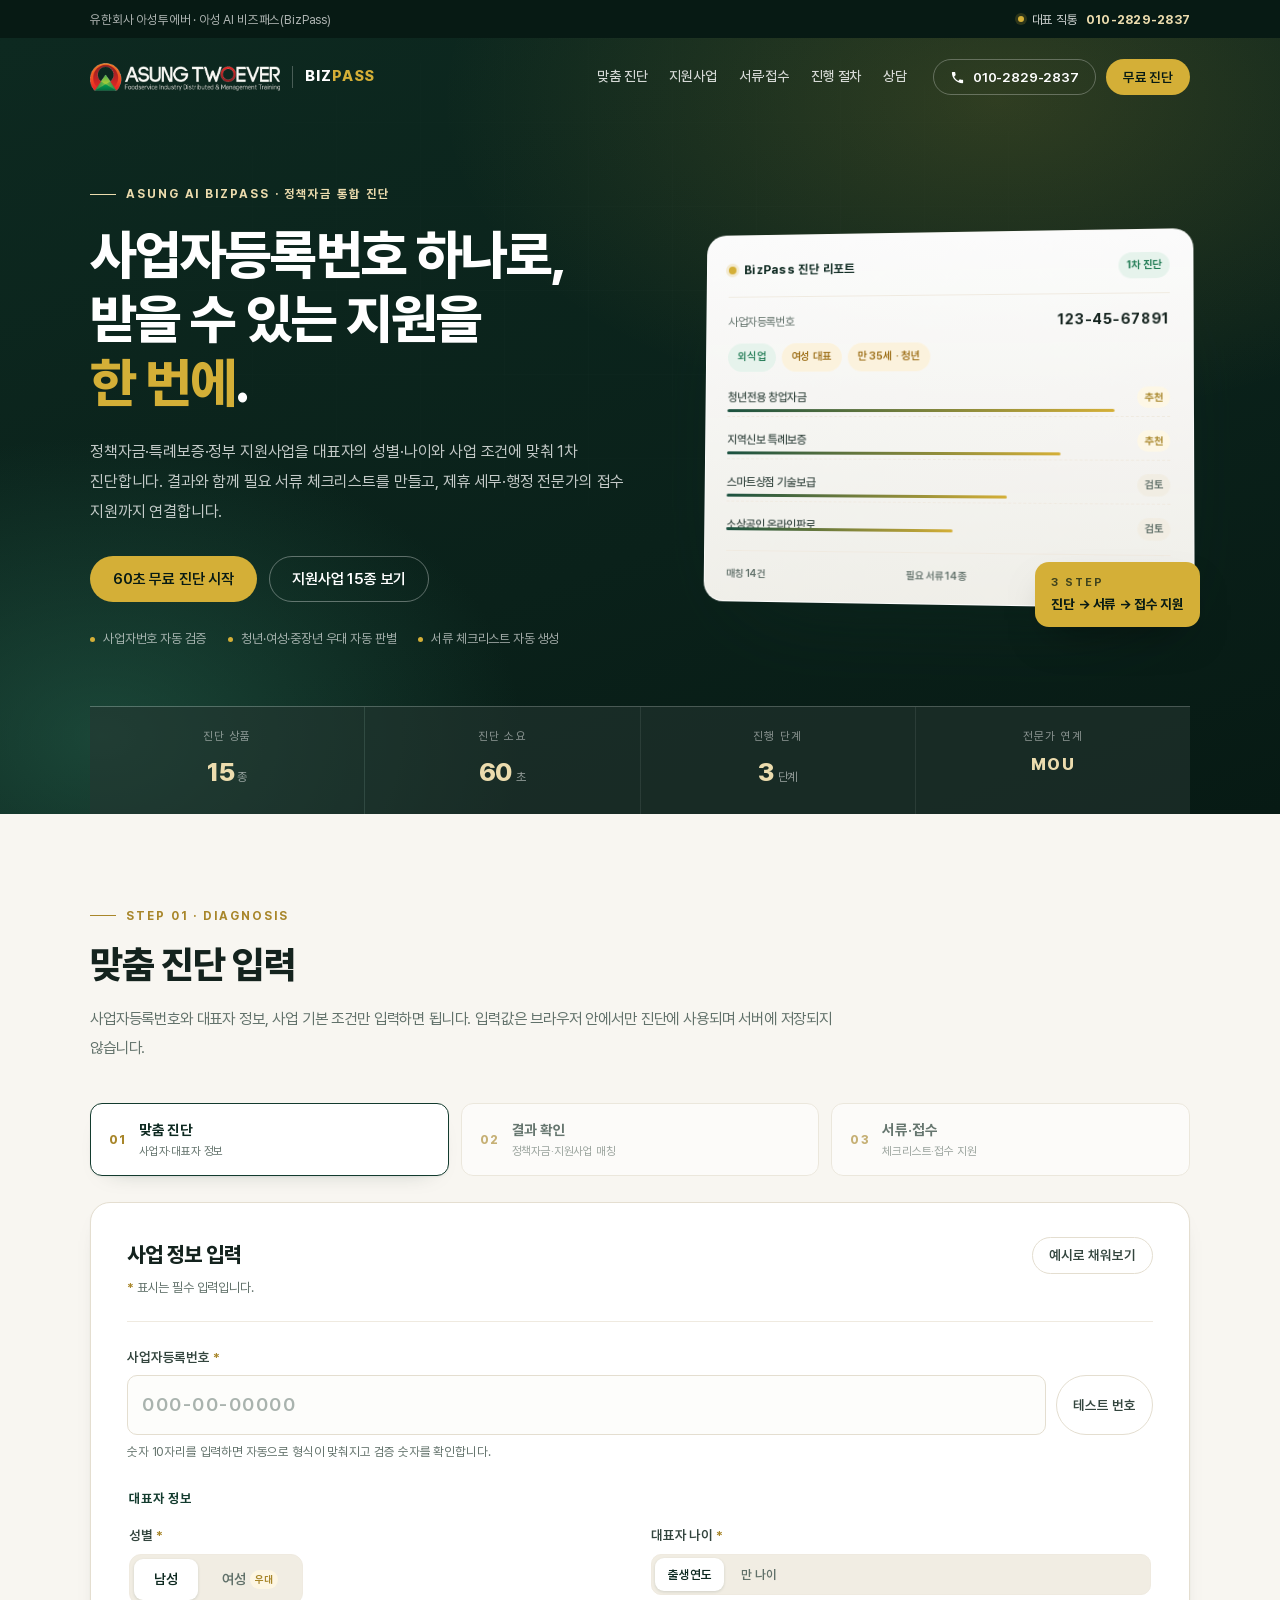
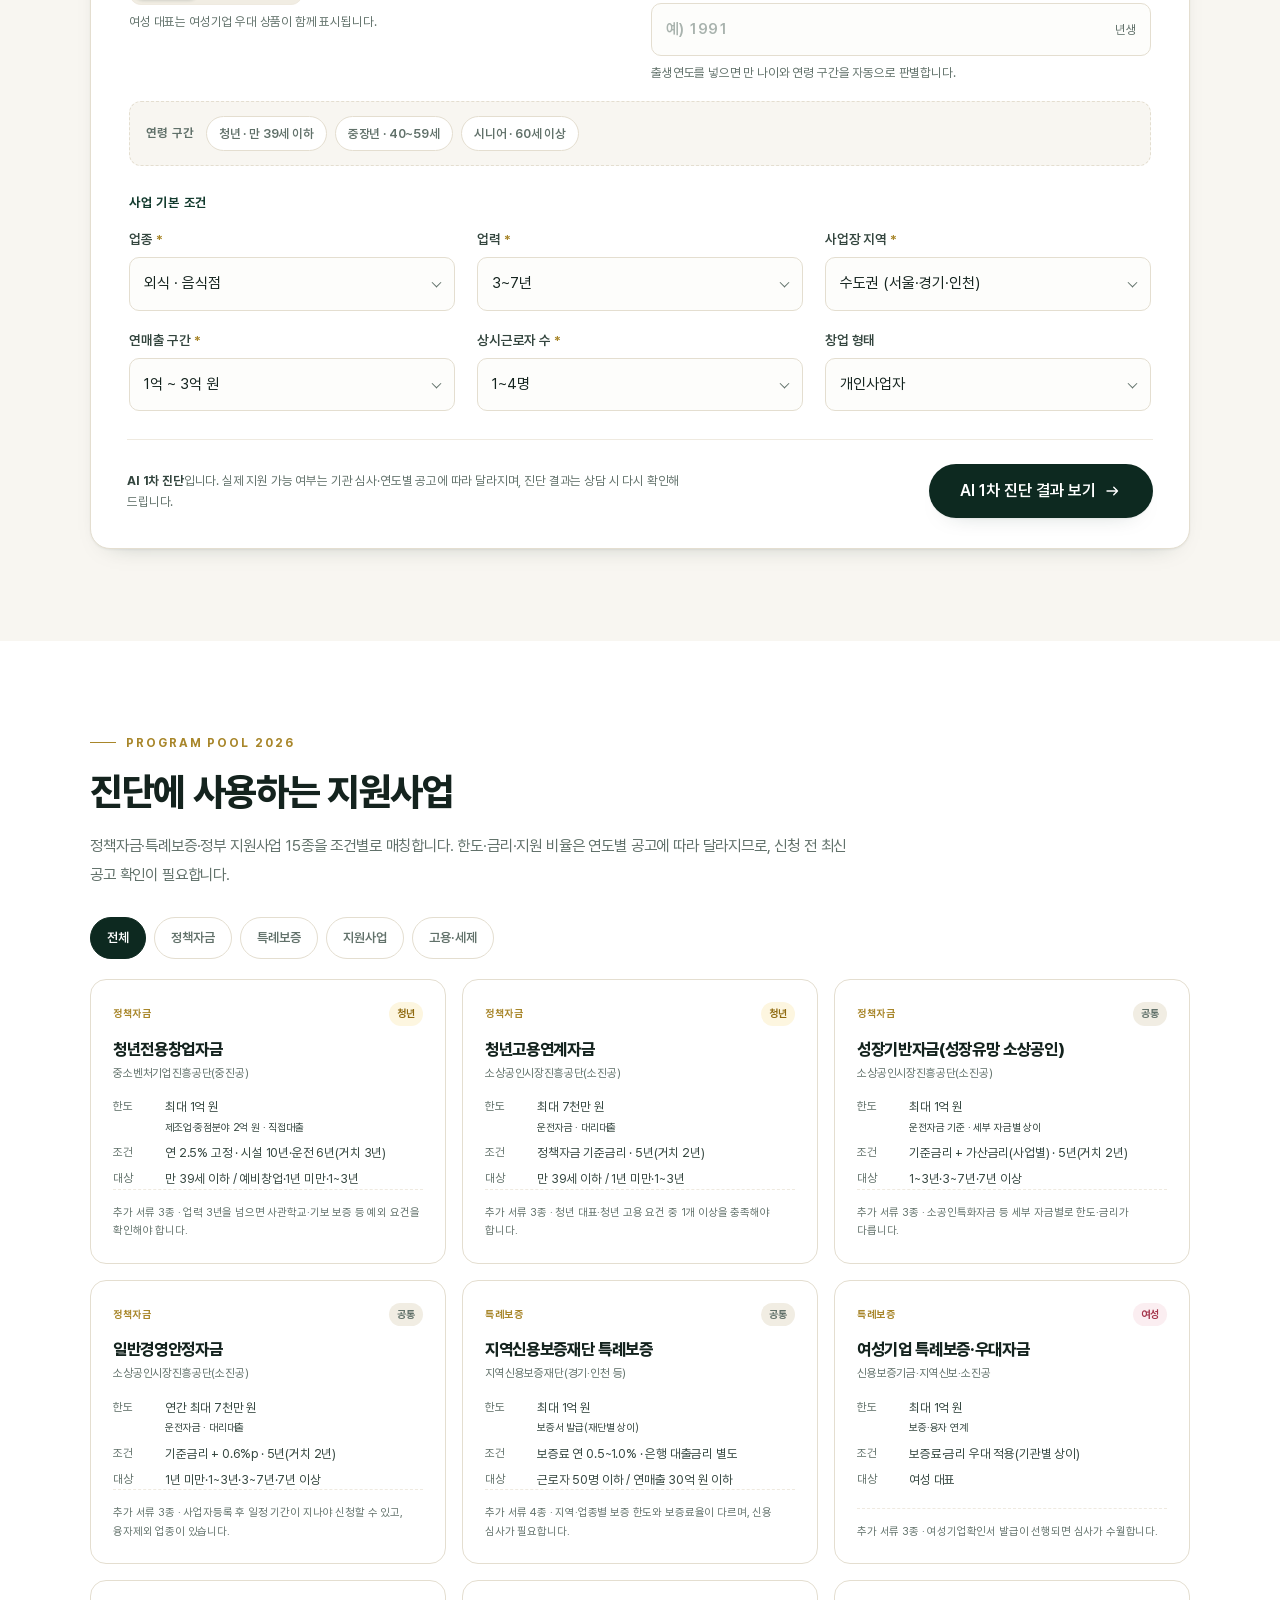
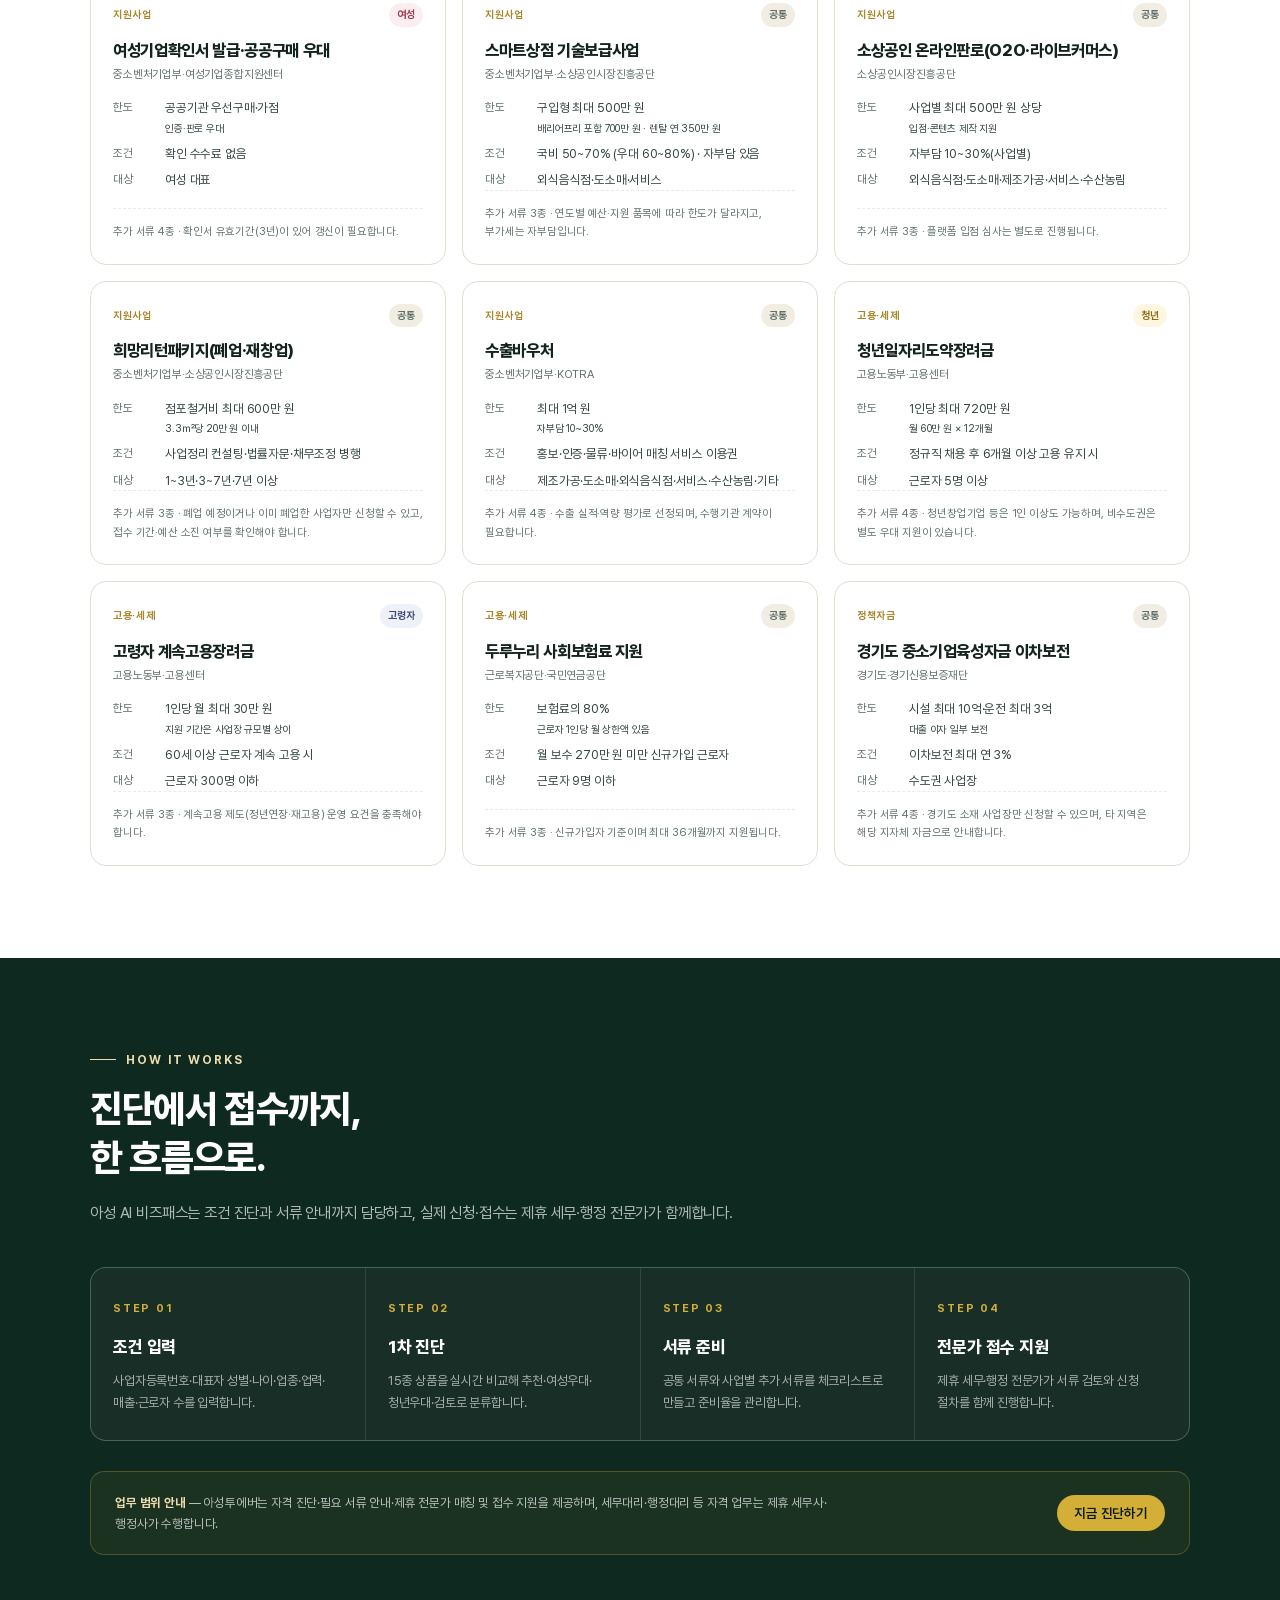
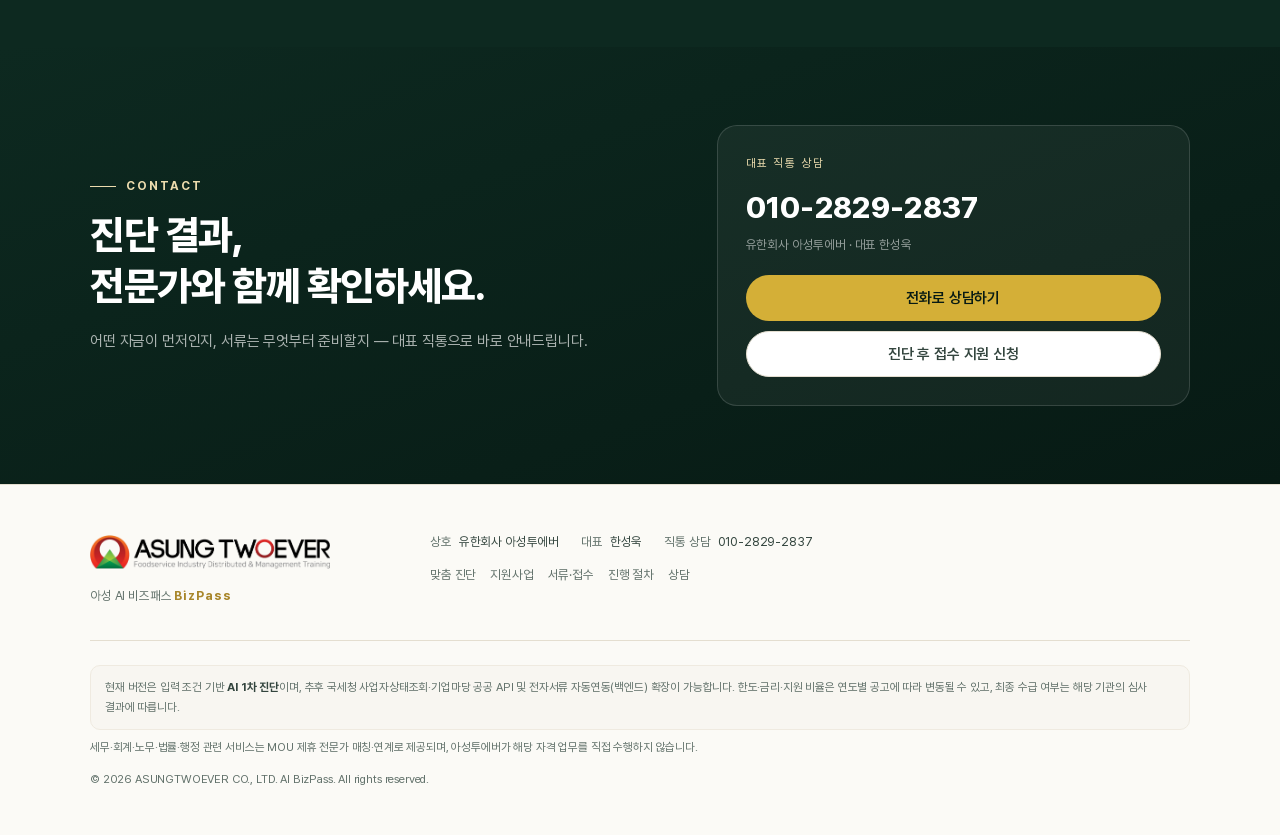
<file: bizpass/index.html>
<!DOCTYPE html>
<html lang="ko">
<head>
<meta charset="UTF-8" />
<meta name="viewport" content="width=device-width, initial-scale=1.0" />
<title>아성 AI 비즈패스 | BizPass — 사업자 맞춤 정책자금·지원사업 진단</title>
<meta name="description" content="사업자등록번호와 대표자 정보만 입력하면 정책자금·특례보증·정부 지원사업을 한 번에 진단하고, 필요 서류 체크리스트와 접수 지원까지 연결합니다. 유한회사 아성투에버 아성 AI 비즈패스." />
<meta name="theme-color" content="#0D2920" />
<meta property="og:title" content="아성 AI 비즈패스 | BizPass" />
<meta property="og:description" content="사업자 맞춤 정책자금·특례보증·지원사업 1차 진단 + 필요 서류 안내 + 제휴 전문가 접수 지원" />
<meta property="og:type" content="website" />
<link rel="icon" href="assets/orig-symbol.png" />
<link rel="stylesheet" href="style.css?v=10" />
<script>document.documentElement.classList.add("js");</script>
</head>
<body>

<!-- ============ 상단 유틸리티 바 ============ -->
<div class="utilbar">
  <div class="wrap utilbar__inner">
    <p>유한회사 아성투에버 · 아성 AI 비즈패스(BizPass)</p>
    <a href="tel:01028292837"><span class="dot" aria-hidden="true"></span>대표 직통 <strong>010-2829-2837</strong></a>
  </div>
</div>

<!-- ============ 헤더 ============ -->
<header class="header" id="header">
  <div class="wrap header__inner">
    <a class="brand" href="#top" aria-label="아성 AI 비즈패스 홈으로">
      <img class="brand__img brand__img--dark" src="assets/orig-horizontal-light.png" alt="ASUNG TWOEVER — 유한회사 아성투에버" />
      <img class="brand__img brand__img--light" src="assets/orig-horizontal-dark.png" alt="" aria-hidden="true" />
      <span class="brand__div" aria-hidden="true"></span>
      <span class="brand__product">BIZ<em>PASS</em></span>
    </a>

    <nav class="nav" aria-label="주요 메뉴">
      <a href="#diagnose" class="nav__link">맞춤 진단</a>
      <a href="#pool" class="nav__link">지원사업</a>
      <a href="#documents" class="nav__link">서류·접수</a>
      <a href="#process" class="nav__link">진행 절차</a>
      <a href="#contact" class="nav__link">상담</a>
    </nav>

    <div class="header__actions">
      <a class="btn btn--ghost btn--sm header__tel" href="tel:01028292837">
        <svg viewBox="0 0 24 24" aria-hidden="true" class="ico"><path d="M6.6 10.8c1.5 2.9 3.7 5.1 6.6 6.6l2.2-2.2c.3-.3.7-.4 1-.2 1.1.4 2.3.6 3.6.6.6 0 1 .4 1 1V20c0 .6-.4 1-1 1C10.6 21 3 13.4 3 4c0-.6.4-1 1-1h3.4c.6 0 1 .4 1 1 0 1.2.2 2.4.6 3.5.1.4 0 .8-.2 1l-2.2 2.3z"/></svg>
        010-2829-2837
      </a>
      <a class="btn btn--gold btn--sm" href="#diagnose">무료 진단</a>
      <button class="hamburger" id="hamburger" type="button" aria-label="메뉴 열기" aria-expanded="false" aria-controls="mobileMenu">
        <span></span><span></span><span></span>
      </button>
    </div>
  </div>
</header>

<div class="mobile-menu" id="mobileMenu" aria-hidden="true">
  <div class="mobile-menu__head">
    <span class="mobile-menu__title">MENU</span>
    <button class="mobile-menu__close" type="button" id="menuClose" aria-label="메뉴 닫기">&times;</button>
  </div>
  <nav class="mobile-menu__nav" aria-label="모바일 메뉴">
    <a href="#diagnose"><span>01</span>맞춤 진단</a>
    <a href="#result"><span>02</span>진단 결과</a>
    <a href="#documents"><span>03</span>서류·접수</a>
    <a href="#pool"><span>04</span>지원사업</a>
    <a href="#process"><span>05</span>진행 절차</a>
    <a href="#contact"><span>06</span>상담</a>
  </nav>
  <div class="mobile-menu__foot">
    <a class="btn btn--gold btn--block" href="tel:01028292837">대표 직통 010-2829-2837</a>
    <a class="btn btn--line btn--block" href="#diagnose">무료 진단 시작</a>
  </div>
</div>

<main id="top">

<!-- ============ 히어로 ============ -->
<section class="hero">
  <div class="hero__bg" aria-hidden="true"></div>
  <div class="wrap hero__inner">
    <div class="hero__copy">
      <p class="eyebrow eyebrow--light"><span class="eyebrow__rule"></span>ASUNG AI BIZPASS · 정책자금 통합 진단</p>
      <h1 class="hero__title">
        사업자등록번호 하나로,<br />
        받을 수 있는 지원을 <em>한 번에</em>.
      </h1>
      <p class="hero__lead">
        정책자금·특례보증·정부 지원사업을 대표자의 성별·나이와 사업 조건에 맞춰 1차 진단합니다.
        결과와 함께 필요 서류 체크리스트를 만들고, 제휴 세무·행정 전문가의 접수 지원까지 연결합니다.
      </p>
      <div class="hero__actions">
        <a class="btn btn--gold" href="#diagnose">60초 무료 진단 시작</a>
        <a class="btn btn--outline-light" href="#pool">지원사업 15종 보기</a>
      </div>
      <ul class="hero__points">
        <li>사업자번호 자동 검증</li>
        <li>청년·여성·중장년 우대 자동 판별</li>
        <li>서류 체크리스트 자동 생성</li>
      </ul>
    </div>

    <div class="hero__visual" aria-hidden="true">
      <div class="mock">
        <div class="mock__head">
          <span class="mock__dot"></span>
          <span class="mock__title">BizPass 진단 리포트</span>
          <span class="mock__tag">1차 진단</span>
        </div>
        <div class="mock__biz">사업자등록번호 <b>123-45-67891</b></div>
        <div class="mock__chips">
          <span class="chip chip--green">외식업</span>
          <span class="chip chip--gold">여성 대표</span>
          <span class="chip chip--gold">만 35세 · 청년</span>
        </div>
        <div class="mock__bars">
          <div class="mock__bar"><span style="width:88%"></span><i>청년전용 창업자금</i><b>추천</b></div>
          <div class="mock__bar"><span style="width:76%"></span><i>지역신보 특례보증</i><b>추천</b></div>
          <div class="mock__bar"><span style="width:64%"></span><i>스마트상점 기술보급</i><b>검토</b></div>
          <div class="mock__bar"><span style="width:52%"></span><i>소상공인 온라인판로</i><b>검토</b></div>
        </div>
        <div class="mock__foot">
          <span>매칭 14건</span><span>필요 서류 14종</span><span>접수 지원 가능</span>
        </div>
      </div>
      <div class="hero__badge">
        <b>3 STEP</b>
        <span>진단 → 서류 → 접수 지원</span>
      </div>
    </div>
  </div>

  <div class="wrap">
    <dl class="stats">
      <div class="stats__item"><dt>진단 상품</dt><dd><span class="stats__num" id="statCount">15</span><span class="stats__unit">종</span></dd></div>
      <div class="stats__item"><dt>진단 소요</dt><dd><span class="stats__num">60</span><span class="stats__unit">초</span></dd></div>
      <div class="stats__item"><dt>진행 단계</dt><dd><span class="stats__num">3</span><span class="stats__unit">단계</span></dd></div>
      <div class="stats__item"><dt>전문가 연계</dt><dd><span class="stats__num stats__num--word">MOU</span></dd></div>
    </dl>
  </div>
</section>

<!-- ============ STEP 1 · 맞춤 진단 ============ -->
<section class="section section--ivory" id="diagnose">
  <div class="wrap">
    <div class="section__head reveal">
      <p class="eyebrow"><span class="eyebrow__rule"></span>STEP 01 · DIAGNOSIS</p>
      <h2 class="section__title">맞춤 진단 입력</h2>
      <p class="section__desc">
        사업자등록번호와 대표자 정보, 사업 기본 조건만 입력하면 됩니다.
        입력값은 브라우저 안에서만 진단에 사용되며 서버에 저장되지 않습니다.
      </p>
    </div>

    <ol class="stepper" aria-label="진행 단계">
      <li class="stepper__item is-active" data-step="1"><span class="stepper__no">01</span><span class="stepper__txt"><b>맞춤 진단</b><i>사업자·대표자 정보</i></span></li>
      <li class="stepper__item" data-step="2"><span class="stepper__no">02</span><span class="stepper__txt"><b>결과 확인</b><i>정책자금·지원사업 매칭</i></span></li>
      <li class="stepper__item" data-step="3"><span class="stepper__no">03</span><span class="stepper__txt"><b>서류·접수</b><i>체크리스트·접수 지원</i></span></li>
    </ol>

    <form class="card formcard reveal" id="diagnoseForm" novalidate>
      <div class="formcard__head">
        <div>
          <h3 class="formcard__title">사업 정보 입력</h3>
          <p class="formcard__sub"><span class="req-mark">*</span> 표시는 필수 입력입니다.</p>
        </div>
        <button class="btn btn--line btn--sm" type="button" id="exampleBtn">예시로 채워보기</button>
      </div>

      <!-- 사업자등록번호 -->
      <div class="field field--biz">
        <label class="field__label" for="bizNo">사업자등록번호 <span class="req-mark">*</span></label>
        <div class="field__row">
          <div class="biz-input">
            <input id="bizNo" name="bizNo" type="text" inputmode="numeric" autocomplete="off"
                   placeholder="000-00-00000" maxlength="12" aria-describedby="bizMsg" />
            <span class="biz-input__state" id="bizState" aria-hidden="true"></span>
          </div>
          <button class="btn btn--ghost btn--sm" type="button" id="exampleBizBtn">테스트 번호</button>
        </div>
        <p class="field__msg" id="bizMsg" role="status">숫자 10자리를 입력하면 자동으로 형식이 맞춰지고 검증 숫자를 확인합니다.</p>
      </div>

      <!-- 대표자 -->
      <fieldset class="fieldset">
        <legend class="fieldset__legend">대표자 정보</legend>

        <div class="field-grid">
          <div class="field">
            <span class="field__label" id="genderLabel">성별 <span class="req-mark">*</span></span>
            <div class="seg" role="radiogroup" aria-labelledby="genderLabel">
              <label class="seg__btn"><input type="radio" name="gender" value="male" checked /><span>남성</span></label>
              <label class="seg__btn"><input type="radio" name="gender" value="female" /><span>여성 <i>우대</i></span></label>
            </div>
            <p class="field__msg">여성 대표는 여성기업 우대 상품이 함께 표시됩니다.</p>
          </div>

          <div class="field">
            <span class="field__label">대표자 나이 <span class="req-mark">*</span></span>
            <div class="age">
              <div class="seg seg--small" role="radiogroup" aria-label="나이 입력 방식">
                <label class="seg__btn"><input type="radio" name="ageMode" value="birth" checked /><span>출생연도</span></label>
                <label class="seg__btn"><input type="radio" name="ageMode" value="age" /><span>만 나이</span></label>
              </div>
              <div class="age__input">
                <input id="ageValue" name="ageValue" type="text" inputmode="numeric" maxlength="4" placeholder="예) 1991" />
                <span class="age__unit" id="ageUnit">년생</span>
              </div>
            </div>
            <p class="field__msg" id="ageMsg" role="status">출생연도를 넣으면 만 나이와 연령 구간을 자동으로 판별합니다.</p>
          </div>
        </div>

        <div class="ageband" id="ageBand" aria-live="polite">
          <span class="ageband__label">연령 구간</span>
          <div class="ageband__chips">
            <span class="ageband__chip" data-band="youth">청년 · 만 39세 이하</span>
            <span class="ageband__chip" data-band="mid">중장년 · 40~59세</span>
            <span class="ageband__chip" data-band="senior">시니어 · 60세 이상</span>
          </div>
        </div>
      </fieldset>

      <!-- 사업 조건 -->
      <fieldset class="fieldset">
        <legend class="fieldset__legend">사업 기본 조건</legend>
        <div class="field-grid field-grid--3">
          <label class="field">
            <span class="field__label">업종 <span class="req-mark">*</span></span>
            <span class="select-wrap">
              <select id="industry" name="industry">
                <option value="food">외식 · 음식점</option>
                <option value="retail">도 · 소매</option>
                <option value="manufacture">제조 · 가공</option>
                <option value="service">서비스</option>
                <option value="fishery">수산 · 농림</option>
                <option value="construction">건설 · 부동산</option>
                <option value="etc">기타</option>
              </select>
            </span>
          </label>

          <label class="field">
            <span class="field__label">업력 <span class="req-mark">*</span></span>
            <span class="select-wrap">
              <select id="bizAge" name="bizAge">
                <option value="pre">예비 창업자</option>
                <option value="lt1">1년 미만</option>
                <option value="1to3">1~3년</option>
                <option value="3to7" selected>3~7년</option>
                <option value="over7">7년 이상</option>
              </select>
            </span>
          </label>

          <label class="field">
            <span class="field__label">사업장 지역 <span class="req-mark">*</span></span>
            <span class="select-wrap">
              <select id="region" name="region">
                <option value="metro">수도권 (서울·경기·인천)</option>
                <option value="city">광역시</option>
                <option value="province">도 지역 (중소도시·군)</option>
                <option value="jeju">제주</option>
              </select>
            </span>
          </label>

          <label class="field">
            <span class="field__label">연매출 구간 <span class="req-mark">*</span></span>
            <span class="select-wrap">
              <select id="sales" name="sales">
                <option value="0.5">5천만 원 미만</option>
                <option value="1">5천만 ~ 1억 원</option>
                <option value="3" selected>1억 ~ 3억 원</option>
                <option value="10">3억 ~ 10억 원</option>
                <option value="30">10억 ~ 30억 원</option>
                <option value="99">30억 원 이상</option>
              </select>
            </span>
          </label>

          <label class="field">
            <span class="field__label">상시근로자 수 <span class="req-mark">*</span></span>
            <span class="select-wrap">
              <select id="workers" name="workers">
                <option value="0">없음 (1인 사업장)</option>
                <option value="1" selected>1~4명</option>
                <option value="5">5~9명</option>
                <option value="10">10~49명</option>
                <option value="50">50명 이상</option>
              </select>
            </span>
          </label>

          <label class="field">
            <span class="field__label">창업 형태</span>
            <span class="select-wrap">
              <select id="bizType" name="bizType">
                <option value="sole">개인사업자</option>
                <option value="corp">법인사업자</option>
                <option value="prep">예비창업 (사업자 없음)</option>
              </select>
            </span>
          </label>
        </div>
      </fieldset>

      <p class="form-error" id="formError" role="alert" hidden></p>

      <div class="formcard__foot">
        <p class="formcard__note">
          <b>AI 1차 진단</b>입니다. 실제 지원 가능 여부는 기관 심사·연도별 공고에 따라 달라지며,
          진단 결과는 상담 시 다시 확인해 드립니다.
        </p>
        <button class="btn btn--primary btn--lg" type="submit" id="diagnoseBtn">
          AI 1차 진단 결과 보기
          <svg viewBox="0 0 24 24" aria-hidden="true" class="ico"><path d="M4 12h14m-5-5 5 5-5 5" fill="none" stroke="currentColor" stroke-width="1.8" stroke-linecap="round" stroke-linejoin="round"/></svg>
        </button>
      </div>
    </form>
  </div>
</section>

<!-- ============ STEP 2 · 진단 결과 ============ -->
<section class="section section--paper" id="result" hidden>
  <div class="wrap">
    <div class="section__head reveal">
      <p class="eyebrow"><span class="eyebrow__rule"></span>STEP 02 · MATCHING</p>
      <h2 class="section__title">진단 결과 · 받을 수 있는 지원</h2>
      <p class="section__desc" id="resultLead">입력 조건에 맞춰 정책자금·특례보증·지원사업을 매칭했습니다.</p>
    </div>

    <ol class="stepper" aria-label="진행 단계">
      <li class="stepper__item" data-step="1"><span class="stepper__no">01</span><span class="stepper__txt"><b>맞춤 진단</b><i>사업자·대표자 정보</i></span></li>
      <li class="stepper__item is-active" data-step="2"><span class="stepper__no">02</span><span class="stepper__txt"><b>결과 확인</b><i>정책자금·지원사업 매칭</i></span></li>
      <li class="stepper__item" data-step="3"><span class="stepper__no">03</span><span class="stepper__txt"><b>서류·접수</b><i>체크리스트·접수 지원</i></span></li>
    </ol>

    <div class="profile" id="profileBox" aria-live="polite"></div>

    <div class="resultbar">
      <div class="resultbar__count">
        <b id="matchCount">0</b><span>건 매칭</span>
        <i>·</i>
        <b id="excludeCount">0</b><span>건 조건 미해당</span>
      </div>
      <div class="resultbar__actions">
        <button class="btn btn--ghost btn--sm" type="button" id="reDiagnoseBtn">조건 수정</button>
        <button class="btn btn--ghost btn--sm" type="button" id="selectAllBtn">추천 전체 선택</button>
      </div>
    </div>

    <div class="results" id="resultList"></div>

    <details class="excluded" id="excludedBox">
      <summary><span class="excluded__sum">조건상 제외된 사업 <b id="excludedNum">0</b>건</span><span class="excluded__hint">제외 사유 확인</span></summary>
      <ul class="excluded__list" id="excludedList"></ul>
    </details>

    <div class="nextbar">
      <div class="nextbar__copy">
        <b id="selectedSum">선택한 사업 없음</b>
        <span>사업을 선택하면 공통·사업별 필요 서류 체크리스트가 만들어집니다.</span>
      </div>
      <button class="btn btn--primary" type="button" id="toDocsBtn" disabled>선택 사업 서류 준비하기</button>
    </div>
  </div>
</section>

<!-- ============ STEP 3 · 서류·접수 ============ -->
<section class="section section--ivory" id="documents" hidden>
  <div class="wrap">
    <div class="section__head reveal">
      <p class="eyebrow"><span class="eyebrow__rule"></span>STEP 03 · DOCUMENTS &amp; APPLY</p>
      <h2 class="section__title">필요 서류 체크리스트 · 접수 지원</h2>
      <p class="section__desc">
        선택한 사업에 필요한 서류를 한 번에 정리했습니다. 준비된 서류를 체크하고 접수 지원을 신청하면
        담당자가 확인 후 연락드립니다.
      </p>
    </div>

    <ol class="stepper" aria-label="진행 단계">
      <li class="stepper__item is-done" data-step="1"><span class="stepper__no">01</span><span class="stepper__txt"><b>맞춤 진단</b><i>사업자·대표자 정보</i></span></li>
      <li class="stepper__item is-done" data-step="2"><span class="stepper__no">02</span><span class="stepper__txt"><b>결과 확인</b><i>정책자금·지원사업 매칭</i></span></li>
      <li class="stepper__item is-active" data-step="3"><span class="stepper__no">03</span><span class="stepper__txt"><b>서류·접수</b><i>체크리스트·접수 지원</i></span></li>
    </ol>

    <div class="docs">
      <div class="docs__main">
        <article class="card doccard">
          <div class="doccard__head">
            <h3>공통 서류 <span class="count" id="commonCount">0</span></h3>
            <p>모든 정책자금·보증 신청에 기본으로 필요한 서류입니다.</p>
          </div>
          <ul class="checklist" id="commonList"></ul>
        </article>

        <div id="programDocs"></div>
      </div>

      <aside class="docs__side">
        <div class="card progress">
          <h3>서류 준비율</h3>
          <div class="progress__bar"><span id="progressFill"></span></div>
          <p class="progress__num"><b id="progressNum">0</b> / <span id="progressTotal">0</span> 완료</p>
          <ul class="progress__tips">
            <li>국세·지방세 완납증명서는 유효기간이 있습니다.</li>
            <li>부가세 과세표준증명은 최근 확정 신고분 기준입니다.</li>
          </ul>
          <a class="btn btn--line btn--block btn--sm" href="tel:01028292837">서류 문의 전화</a>
        </div>

        <div class="card sumcard" id="summaryCard">
          <h3>진단 결과 요약</h3>
          <dl class="sumlist" id="summaryList"></dl>
        </div>
      </aside>
    </div>

    <div class="card applycard" id="applyCard">
      <div class="applycard__head">
        <div>
          <p class="eyebrow"><span class="eyebrow__rule"></span>APPLY</p>
          <h3>서류 접수 지원 신청</h3>
          <p>연락처와 희망 상담 시간을 남겨 주시면 접수번호를 발급해 드립니다. 담당자가 확인 후 연락드립니다.</p>
        </div>
        <a class="applycard__tel" href="tel:01028292837">
          <span>대표 직통</span>
          <b>010-2829-2837</b>
        </a>
      </div>

      <form class="form" id="applyForm" novalidate>
        <div class="field-grid">
          <label class="field">
            <span class="field__label">성함 / 담당자 <span class="req-mark">*</span></span>
            <input type="text" name="name" id="applyName" placeholder="예) 홍길동" autocomplete="name" />
          </label>
          <label class="field">
            <span class="field__label">연락처 <span class="req-mark">*</span></span>
            <input type="tel" name="phone" id="applyPhone" inputmode="numeric" placeholder="010-0000-0000" maxlength="13" autocomplete="tel" />
          </label>
          <label class="field">
            <span class="field__label">희망 상담 시간 <span class="req-mark">*</span></span>
            <span class="select-wrap">
              <select name="time" id="applyTime">
                <option value="평일 오전 (09:00~12:00)">평일 오전 (09:00~12:00)</option>
                <option value="평일 오후 (13:00~18:00)">평일 오후 (13:00~18:00)</option>
                <option value="평일 저녁 (18:00~21:00)">평일 저녁 (18:00~21:00)</option>
                <option value="토요일 오전">토요일 오전</option>
                <option value="문자로 먼저 연락">문자로 먼저 연락</option>
              </select>
            </span>
          </label>
          <label class="field">
            <span class="field__label">상담 방식</span>
            <span class="select-wrap">
              <select name="channel" id="applyChannel">
                <option value="전화 상담">전화 상담</option>
                <option value="방문 상담 (안산·송도)">방문 상담 (안산·송도)</option>
                <option value="카카오톡·문자">카카오톡·문자</option>
              </select>
            </span>
          </label>
        </div>

        <label class="field">
          <span class="field__label">추가로 알려주실 내용</span>
          <textarea name="memo" id="applyMemo" rows="3" placeholder="예) 특례보증 우선 상담, 최근 매출 감소, 서류 발급이 어려운 항목 등"></textarea>
        </label>

        <label class="agree">
          <input type="checkbox" id="agreePrivacy" />
          <span>진단 결과와 상담을 위한 <b>개인정보(성함·연락처·사업 정보)</b> 수집·이용에 동의합니다. 수집한 정보는 상담 목적으로만 사용되며, 요청 시 삭제합니다.</span>
        </label>

        <p class="form-error" id="applyError" role="alert" hidden></p>

        <div class="applycard__foot">
          <p>접수 지원은 <b>제휴 세무·행정 전문가 매칭</b>으로 진행되며, 아성투에버가 자격 업무를 직접 대리하지 않습니다.</p>
          <button class="btn btn--primary btn--lg" type="submit">접수번호 발급받기</button>
        </div>
      </form>
    </div>

    <!-- 접수 완료 -->
    <div class="card receipt" id="receiptPanel" hidden>
      <div class="receipt__top">
        <span class="receipt__check" aria-hidden="true">
          <svg viewBox="0 0 24 24"><path d="M4 12.5l5 5L20 6.5" fill="none" stroke="currentColor" stroke-width="2.2" stroke-linecap="round" stroke-linejoin="round"/></svg>
        </span>
        <div>
          <p class="receipt__kicker">접수 지원 신청 완료</p>
          <h3 class="receipt__title">접수번호가 발급되었습니다.</h3>
          <p class="receipt__sub">아래 접수번호를 상담 시 알려주시면 바로 확인됩니다. 문자로도 보낼 수 있습니다.</p>
        </div>
      </div>
      <p class="receipt__no" id="receiptNo">BP-00000000-0000</p>
      <dl class="receipt__meta" id="receiptMeta"></dl>
      <pre class="receipt__text" id="receiptText"></pre>
      <div class="receipt__btns">
        <a class="btn btn--gold" id="receiptSms" href="sms:01028292837">문자로 접수 내용 보내기</a>
        <button class="btn btn--line" type="button" id="receiptCopy">내용 복사</button>
        <a class="btn btn--line" href="tel:01028292837">010-2829-2837 전화</a>
      </div>
      <p class="receipt__note">
        이 화면의 접수번호는 현재 브라우저에서 발급된 상담 접수번호입니다.
        담당자 확인·서류 검토는 영업일 기준 1~2일 내에 순차적으로 진행됩니다.
      </p>
    </div>
  </div>
</section>

<!-- ============ 지원사업 풀 ============ -->
<section class="section section--paper" id="pool">
  <div class="wrap">
    <div class="section__head reveal">
      <p class="eyebrow"><span class="eyebrow__rule"></span>PROGRAM POOL 2026</p>
      <h2 class="section__title">진단에 사용하는 지원사업</h2>
      <p class="section__desc">
        정책자금·특례보증·정부 지원사업 15종을 조건별로 매칭합니다.
        한도·금리·지원 비율은 연도별 공고에 따라 달라지므로, 신청 전 최신 공고 확인이 필요합니다.
      </p>
    </div>

    <div class="filters" id="poolFilters" role="tablist" aria-label="지원사업 분류">
      <button class="filter is-active" type="button" data-cat="all" role="tab" aria-selected="true">전체</button>
      <button class="filter" type="button" data-cat="policy" role="tab" aria-selected="false">정책자금</button>
      <button class="filter" type="button" data-cat="guarantee" role="tab" aria-selected="false">특례보증</button>
      <button class="filter" type="button" data-cat="support" role="tab" aria-selected="false">지원사업</button>
      <button class="filter" type="button" data-cat="hire" role="tab" aria-selected="false">고용·세제</button>
    </div>

    <div class="pool" id="poolList"></div>
  </div>
</section>

<!-- ============ 진행 절차 ============ -->
<section class="section section--dark" id="process">
  <div class="wrap">
    <div class="section__head section__head--light reveal">
      <p class="eyebrow eyebrow--light"><span class="eyebrow__rule"></span>HOW IT WORKS</p>
      <h2 class="section__title">진단에서 접수까지,<br />한 흐름으로.</h2>
      <p class="section__desc">
        아성 AI 비즈패스는 조건 진단과 서류 안내까지 담당하고,
        실제 신청·접수는 제휴 세무·행정 전문가가 함께합니다.
      </p>
    </div>

    <ol class="steps">
      <li class="step reveal"><span class="step__no">STEP 01</span><h3>조건 입력</h3><p>사업자등록번호·대표자 성별·나이·업종·업력·매출·근로자 수를 입력합니다.</p></li>
      <li class="step reveal"><span class="step__no">STEP 02</span><h3>1차 진단</h3><p>15종 상품을 실시간 비교해 추천·여성우대·청년우대·검토로 분류합니다.</p></li>
      <li class="step reveal"><span class="step__no">STEP 03</span><h3>서류 준비</h3><p>공통 서류와 사업별 추가 서류를 체크리스트로 만들고 준비율을 관리합니다.</p></li>
      <li class="step reveal"><span class="step__no">STEP 04</span><h3>전문가 접수 지원</h3><p>제휴 세무·행정 전문가가 서류 검토와 신청 절차를 함께 진행합니다.</p></li>
    </ol>

    <div class="process__note reveal">
      <p>
        <b>업무 범위 안내</b> — 아성투에버는 자격 진단·필요 서류 안내·제휴 전문가 매칭 및 접수 지원을 제공하며,
        세무대리·행정대리 등 자격 업무는 제휴 세무사·행정사가 수행합니다.
      </p>
      <a class="btn btn--gold btn--sm" href="#diagnose">지금 진단하기</a>
    </div>
  </div>
</section>

<!-- ============ 상담 ============ -->
<section class="contact" id="contact">
  <div class="wrap contact__inner">
    <div class="contact__copy reveal">
      <p class="eyebrow eyebrow--light"><span class="eyebrow__rule"></span>CONTACT</p>
      <h2 class="contact__title">진단 결과,<br />전문가와 함께 확인하세요.</h2>
      <p class="contact__desc">
        어떤 자금이 먼저인지, 서류는 무엇부터 준비할지 — 대표 직통으로 바로 안내드립니다.
      </p>
    </div>
    <div class="contact__card reveal">
      <p class="contact__label">대표 직통 상담</p>
      <a class="contact__tel" href="tel:01028292837">010-2829-2837</a>
      <p class="contact__name">유한회사 아성투에버 · 대표 한성욱</p>
      <div class="contact__btns">
        <a class="btn btn--gold btn--block" href="tel:01028292837">전화로 상담하기</a>
        <a class="btn btn--line btn--block" href="#diagnose">진단 후 접수 지원 신청</a>
      </div>
    </div>
  </div>
</section>

</main>

<footer class="footer">
  <div class="wrap footer__inner">
    <div class="footer__brand">
      <img src="assets/orig-horizontal-light.png" alt="ASUNG TWOEVER — 유한회사 아성투에버" />
      <p class="footer__product">아성 AI 비즈패스 <b>BizPass</b></p>
    </div>

    <div class="footer__info">
      <dl>
        <div><dt>상호</dt><dd>유한회사 아성투에버</dd></div>
        <div><dt>대표</dt><dd>한성욱</dd></div>
        <div><dt>직통 상담</dt><dd><a href="tel:01028292837">010-2829-2837</a></dd></div>
      </dl>
      <nav class="footer__nav" aria-label="푸터 메뉴">
        <a href="#diagnose">맞춤 진단</a>
        <a href="#pool">지원사업</a>
        <a href="#documents">서류·접수</a>
        <a href="#process">진행 절차</a>
        <a href="#contact">상담</a>
      </nav>
    </div>

    <div class="footer__legal">
      <p class="footer__notice">
        현재 버전은 입력 조건 기반 <b>AI 1차 진단</b>이며, 추후 국세청 사업자상태조회·기업마당 공공 API 및
        전자서류 자동연동(백엔드) 확장이 가능합니다. 한도·금리·지원 비율은 연도별 공고에 따라 변동될 수 있고,
        최종 수급 여부는 해당 기관의 심사 결과에 따릅니다.
      </p>
      <p>
        세무·회계·노무·법률·행정 관련 서비스는 MOU 제휴 전문가 매칭·연계로 제공되며,
        아성투에버가 해당 자격 업무를 직접 수행하지 않습니다.
      </p>
      <p class="footer__copy">© 2026 ASUNGTWOEVER CO., LTD. AI BizPass. All rights reserved.</p>
    </div>
  </div>
</footer>

<script src="app.js?v=10"></script>
</body>
</html>
</file>
<file: style.css>
@charset "utf-8";

/* ==========================================================================
   유한회사 아성투에버 — 공식 웹사이트 스타일시트
   Palette: Deep Green / Warm Ivory / Gold / Burgundy
   ========================================================================== */

/* ---------- Fonts ---------- */
@font-face {
  font-family: "Pretendard";
  src: url("assets/fonts/Pretendard-Regular.woff2") format("woff2");
  font-weight: 400;
  font-style: normal;
  font-display: swap;
}
@font-face {
  font-family: "Pretendard";
  src: url("assets/fonts/Pretendard-Medium.woff2") format("woff2");
  font-weight: 500;
  font-style: normal;
  font-display: swap;
}
@font-face {
  font-family: "Pretendard";
  src: url("assets/fonts/Pretendard-SemiBold.woff2") format("woff2");
  font-weight: 600;
  font-style: normal;
  font-display: swap;
}
@font-face {
  font-family: "Pretendard";
  src: url("assets/fonts/Pretendard-Bold.woff2") format("woff2");
  font-weight: 700;
  font-style: normal;
  font-display: swap;
}
@font-face {
  font-family: "Pretendard";
  src: url("assets/fonts/Pretendard-ExtraBold.woff2") format("woff2");
  font-weight: 800;
  font-style: normal;
  font-display: swap;
}

/* ---------- Tokens ---------- */
:root {
  --green-900: #0d2b22;
  --green-850: #102f26;
  --green-800: #153e31;
  --green-700: #1c4c3c;
  --green-600: #2a6350;
  --ivory: #f8f6f1;
  --ivory-2: #f1ede4;
  --ivory-3: #e7e1d3;
  --paper: #ffffff;
  --gold: #c9a45c;
  --gold-soft: #e3cfa3;
  --gold-deep: #a8853f;
  --red: #b3262e;
  --ink: #16241f;
  --ink-soft: #35463f;
  --muted: #5d6b64;
  --line: #e3ded2;
  --line-dark: rgba(248, 246, 241, 0.14);

  --wrap: 1280px;
  --pad: 40px;
  --radius: 10px;
  --shadow-sm: 0 1px 2px rgba(13, 43, 34, 0.05), 0 8px 24px -18px rgba(13, 43, 34, 0.35);
  --shadow-md: 0 18px 50px -30px rgba(13, 43, 34, 0.55);
  --ease: cubic-bezier(0.22, 0.61, 0.36, 1);
}

/* ---------- Reset ---------- */
*,
*::before,
*::after { box-sizing: border-box; }

html {
  -webkit-text-size-adjust: 100%;
  scroll-behavior: smooth;
  overflow-x: clip;
}

body {
  margin: 0;
  font-family: "Pretendard", "Apple SD Gothic Neo", "Noto Sans KR", "Malgun Gothic", sans-serif;
  font-weight: 400;
  font-size: 16px;
  line-height: 1.7;
  color: var(--ink);
  background: var(--ivory);
  letter-spacing: -0.01em;
  overflow-x: clip;
  -webkit-font-smoothing: antialiased;
  text-rendering: optimizeLegibility;
}

h1, h2, h3, h4, p, ul, ol, dl, dd, figure { margin: 0; }
[hidden] { display: none !important; }
ul, ol { padding: 0; list-style: none; }
img { max-width: 100%; height: auto; display: block; }
a { color: inherit; text-decoration: none; }
button { font: inherit; color: inherit; background: none; border: 0; cursor: pointer; }
input, select, textarea { font: inherit; color: inherit; }
:focus-visible {
  outline: 2px solid var(--gold);
  outline-offset: 3px;
}

.wrap {
  width: 100%;
  max-width: var(--wrap);
  margin: 0 auto;
  padding: 0 var(--pad);
}

/* ---------- Shared ---------- */
.eyebrow {
  display: flex;
  align-items: center;
  gap: 12px;
  font-size: 11px;
  font-weight: 700;
  letter-spacing: 0.22em;
  color: var(--gold-deep);
  text-transform: uppercase;
  line-height: 1.4;
  margin-bottom: 18px;
}
.eyebrow--light { color: var(--gold); }
.eyebrow__rule {
  display: inline-block;
  width: 26px;
  height: 1px;
  background: currentColor;
  flex: none;
}

.section { padding: 118px 0; position: relative; }
.section--ivory { background: var(--ivory); }
.section--paper { background: var(--paper); }
.section--dark {
  background: var(--green-900);
  color: var(--ivory);
}

.section__head { max-width: 760px; margin-bottom: 58px; }
.section__head--light { color: var(--ivory); }

.section__title {
  font-size: clamp(1.75rem, 2.9vw, 2.7rem);
  font-weight: 800;
  line-height: 1.28;
  letter-spacing: -0.035em;
  color: var(--ink);
}
.section--dark .section__title,
.section__head--light .section__title { color: var(--ivory); }

.section__desc {
  margin-top: 20px;
  font-size: 16.5px;
  line-height: 1.8;
  color: var(--muted);
  max-width: 620px;
}
.section--dark .section__desc { color: rgba(248, 246, 241, 0.72); }

/* Buttons */
.btn {
  display: inline-flex;
  align-items: center;
  justify-content: center;
  gap: 10px;
  padding: 15px 30px;
  border-radius: 4px;
  font-size: 15px;
  font-weight: 600;
  letter-spacing: -0.015em;
  line-height: 1.2;
  white-space: nowrap;
  transition: background-color 0.25s var(--ease), color 0.25s var(--ease),
    border-color 0.25s var(--ease), transform 0.25s var(--ease), box-shadow 0.25s var(--ease);
}
.btn:active { transform: translateY(1px); }
.btn--sm { padding: 11px 20px; font-size: 14px; }
.btn--block { width: 100%; }

.btn--primary {
  background: var(--green-800);
  color: var(--ivory);
  box-shadow: 0 10px 24px -18px rgba(13, 43, 34, 0.9);
}
.btn--primary:hover { background: var(--green-700); }

.btn--gold {
  background: var(--gold);
  color: #14241d;
}
.btn--gold:hover { background: #d6b476; }

.btn--ghost {
  border: 1px solid var(--line);
  color: var(--green-800);
  background: transparent;
}
.btn--ghost:hover { border-color: var(--green-800); background: rgba(21, 62, 49, 0.04); }

.btn--outline-light {
  border: 1px solid rgba(248, 246, 241, 0.35);
  color: var(--ivory);
}
.btn--outline-light:hover { border-color: var(--gold); color: var(--gold); }

.btn--line {
  border: 1px solid var(--line);
  color: var(--ink);
}
.btn--line:hover { border-color: var(--green-800); background: rgba(21, 62, 49, 0.04); }

.ico { width: 16px; height: 16px; fill: currentColor; flex: none; }

/* ==========================================================================
   Utility bar
   ========================================================================== */
.utilbar {
  background: var(--green-900);
  color: rgba(248, 246, 241, 0.7);
  font-size: 12.5px;
  letter-spacing: -0.005em;
}
.utilbar__inner {
  display: flex;
  align-items: center;
  justify-content: space-between;
  gap: 24px;
  min-height: 38px;
}
.utilbar__copy {
  white-space: nowrap;
  overflow: hidden;
  text-overflow: ellipsis;
}
.utilbar__tel {
  display: inline-flex;
  align-items: center;
  gap: 8px;
  color: rgba(248, 246, 241, 0.92);
  white-space: nowrap;
  transition: color 0.2s var(--ease);
}
.utilbar__tel strong { font-weight: 600; letter-spacing: 0.01em; }
.utilbar__tel:hover { color: var(--gold); }
.dot {
  width: 5px;
  height: 5px;
  border-radius: 50%;
  background: var(--red);
  box-shadow: 0 0 0 3px rgba(179, 38, 46, 0.18);
}

/* ==========================================================================
   Header
   ========================================================================== */
.header {
  position: sticky;
  top: 0;
  z-index: 80;
  background: rgba(248, 246, 241, 0.92);
  backdrop-filter: blur(14px);
  -webkit-backdrop-filter: blur(14px);
  border-bottom: 1px solid var(--line);
  transition: box-shadow 0.3s var(--ease), background-color 0.3s var(--ease);
}
.header.is-scrolled {
  box-shadow: 0 12px 30px -26px rgba(13, 43, 34, 0.8);
  background: rgba(248, 246, 241, 0.97);
}
.header__inner {
  display: flex;
  align-items: center;
  justify-content: space-between;
  gap: 28px;
  min-height: 82px;
}

.brand { display: inline-flex; align-items: center; gap: 12px; }
.brand__mark {
  display: grid;
  place-items: center;
  width: 46px;
  height: 46px;
  border-radius: 50%;
  background: var(--ivory-2);
  box-shadow: inset 0 0 0 1px rgba(21, 62, 49, 0.12);
  overflow: hidden;
  flex: none;
}
.brand__mark img { width: 38px; height: auto; }
.brand__text { display: flex; flex-direction: column; line-height: 1.15; }
.brand__name {
  font-size: 19px;
  font-weight: 800;
  letter-spacing: -0.045em;
  color: var(--green-900);
}
.brand__en {
  font-size: 9.5px;
  font-weight: 600;
  letter-spacing: 0.2em;
  color: var(--muted);
  margin-top: 3px;
}

.nav { display: flex; align-items: center; gap: 4px; margin-left: auto; }
.nav__link {
  position: relative;
  padding: 10px 16px;
  font-size: 15px;
  font-weight: 500;
  color: var(--ink-soft);
  border-radius: 4px;
  transition: color 0.2s var(--ease);
}
.nav__link::after {
  content: "";
  position: absolute;
  left: 16px;
  right: 16px;
  bottom: 4px;
  height: 2px;
  background: var(--gold);
  transform: scaleX(0);
  transform-origin: left;
  transition: transform 0.28s var(--ease);
}
.nav__link:hover { color: var(--green-900); }
.nav__link.is-active { color: var(--green-900); font-weight: 600; }
.nav__link.is-active::after,
.nav__link:hover::after { transform: scaleX(1); }

.header__actions { display: flex; align-items: center; gap: 10px; }
.header__tel { gap: 8px; }

.hamburger {
  display: none;
  width: 42px;
  height: 42px;
  border: 1px solid var(--line);
  border-radius: 4px;
  padding: 11px 10px;
  flex-direction: column;
  justify-content: space-between;
}
.hamburger span {
  display: block;
  height: 1.6px;
  background: var(--green-900);
  border-radius: 2px;
  transition: transform 0.25s var(--ease), opacity 0.2s var(--ease);
}

/* Mobile menu */
.mobile-menu {
  position: fixed;
  inset: 0;
  z-index: 120;
  background: var(--green-900);
  color: var(--ivory);
  padding: 24px 24px 32px;
  display: flex;
  flex-direction: column;
  transform: translateY(-102%);
  transition: transform 0.42s var(--ease);
  visibility: hidden;
}
.mobile-menu.is-open { transform: translateY(0); visibility: visible; }
.mobile-menu__head {
  display: flex;
  align-items: center;
  justify-content: space-between;
  padding-bottom: 18px;
  border-bottom: 1px solid var(--line-dark);
}
.mobile-menu__title {
  font-size: 11px;
  letter-spacing: 0.24em;
  color: var(--gold);
  font-weight: 700;
}
.mobile-menu__close {
  font-size: 30px;
  line-height: 1;
  color: rgba(248, 246, 241, 0.8);
  padding: 0 4px;
}
.mobile-menu__nav {
  display: flex;
  flex-direction: column;
  margin-top: 8px;
}
.mobile-menu__nav a {
  display: flex;
  align-items: baseline;
  gap: 14px;
  padding: 17px 0;
  font-size: 19px;
  font-weight: 600;
  letter-spacing: -0.03em;
  border-bottom: 1px solid rgba(248, 246, 241, 0.08);
}
.mobile-menu__nav a span {
  font-size: 11px;
  font-weight: 700;
  letter-spacing: 0.1em;
  color: var(--gold);
}
.mobile-menu__foot { margin-top: auto; display: grid; gap: 10px; padding-top: 28px; }
.mobile-menu__foot .btn--line {
  border-color: rgba(248, 246, 241, 0.3);
  color: var(--ivory);
}

/* ==========================================================================
   Hero
   ========================================================================== */
.hero {
  position: relative;
  background: var(--green-900);
  color: var(--ivory);
  padding-top: 58px;
  overflow: hidden;
}
.hero__bg {
  position: absolute;
  inset: 0;
  background:
    radial-gradient(1100px 620px at 78% 12%, rgba(42, 99, 80, 0.55) 0%, rgba(13, 43, 34, 0) 62%),
    radial-gradient(760px 480px at 6% 88%, rgba(201, 164, 92, 0.16) 0%, rgba(13, 43, 34, 0) 60%),
    linear-gradient(180deg, #0d2b22 0%, #0b2419 100%);
}
.hero__bg::after {
  content: "";
  position: absolute;
  inset: 0;
  background-image:
    linear-gradient(to right, rgba(248, 246, 241, 0.045) 1px, transparent 1px),
    linear-gradient(to bottom, rgba(248, 246, 241, 0.045) 1px, transparent 1px);
  background-size: 96px 96px;
  mask-image: radial-gradient(circle at 70% 30%, rgba(0, 0, 0, 0.9), transparent 72%);
  -webkit-mask-image: radial-gradient(circle at 70% 30%, rgba(0, 0, 0, 0.9), transparent 72%);
  opacity: 0.7;
}
.hero__inner {
  position: relative;
  display: grid;
  grid-template-columns: minmax(0, 1.08fr) minmax(0, 0.92fr);
  gap: 48px;
  align-items: center;
  padding-top: 24px;
  padding-bottom: 52px;
}

.hero__title {
  font-size: clamp(2.1rem, 4.1vw, 3.65rem);
  font-weight: 800;
  line-height: 1.22;
  letter-spacing: -0.045em;
  margin-bottom: 26px;
}
.hero__title em {
  font-style: normal;
  color: var(--gold);
  position: relative;
}
.hero__lead {
  max-width: 560px;
  font-size: 16.5px;
  line-height: 1.85;
  color: rgba(248, 246, 241, 0.76);
  word-break: keep-all;
}
.hero__actions {
  display: flex;
  flex-wrap: wrap;
  gap: 12px;
  margin-top: 36px;
}
.hero__points {
  display: flex;
  flex-wrap: wrap;
  gap: 10px 26px;
  margin-top: 38px;
  padding-top: 22px;
  border-top: 1px solid var(--line-dark);
  font-size: 13.5px;
  color: rgba(248, 246, 241, 0.66);
}
.hero__points li { position: relative; padding-left: 14px; }
.hero__points li::before {
  content: "";
  position: absolute;
  left: 0;
  top: 0.62em;
  width: 6px;
  height: 1px;
  background: var(--gold);
}

.hero__visual {
  position: relative;
  display: grid;
  place-items: center;
  min-height: 420px;
}
.medallion {
  position: relative;
  width: min(100%, 420px);
  aspect-ratio: 1 / 1;
  display: grid;
  place-items: center;
}
.medallion::before {
  content: "";
  position: absolute;
  inset: 6%;
  border-radius: 50%;
  background: radial-gradient(circle at 32% 26%, rgba(248, 246, 241, 0.1), rgba(13, 43, 34, 0.35) 62%);
  border: 1px solid rgba(201, 164, 92, 0.4);
  box-shadow: 0 40px 90px -50px rgba(0, 0, 0, 0.9);
}
.medallion__ring {
  position: absolute;
  inset: 0;
  border-radius: 50%;
  border: 1px dashed rgba(201, 164, 92, 0.28);
  animation: spin 60s linear infinite;
}
.medallion__logo {
  position: relative;
  width: 74%;
  filter: drop-shadow(0 24px 40px rgba(0, 0, 0, 0.45));
}
@keyframes spin { to { transform: rotate(360deg); } }

.hero__tag {
  position: absolute;
  right: -8px;
  bottom: 4px;
  display: flex;
  align-items: center;
  gap: 12px;
  padding: 14px 20px 14px 16px;
  background: rgba(248, 246, 241, 0.06);
  border: 1px solid rgba(248, 246, 241, 0.16);
  border-left: 2px solid var(--red);
  backdrop-filter: blur(6px);
  -webkit-backdrop-filter: blur(6px);
  max-width: 100%;
}
.hero__tag-num {
  font-size: 20px;
  font-weight: 800;
  color: var(--gold);
  letter-spacing: 0.02em;
}
.hero__tag-txt {
  font-size: 12px;
  line-height: 1.55;
  color: rgba(248, 246, 241, 0.62);
}
.hero__tag-txt b { color: var(--ivory); font-weight: 600; }

/* Stats */
.stats {
  position: relative;
  display: grid;
  grid-template-columns: repeat(4, minmax(0, 1fr));
  border-top: 1px solid var(--line-dark);
  margin: 0;
}
.stats__item {
  padding: 26px 8px 30px;
  border-right: 1px solid var(--line-dark);
}
.stats__item:last-child { border-right: 0; }
.stats__item dt {
  font-size: 12px;
  letter-spacing: 0.02em;
  color: rgba(248, 246, 241, 0.55);
  margin-bottom: 6px;
}
.stats__item dd {
  display: flex;
  align-items: baseline;
  gap: 4px;
  margin: 0;
}
.stats__num {
  font-size: 34px;
  font-weight: 800;
  letter-spacing: -0.04em;
  color: var(--ivory);
  font-variant-numeric: tabular-nums;
}
.stats__unit {
  font-size: 14px;
  font-weight: 600;
  color: var(--gold);
  letter-spacing: 0.04em;
}
.stats__num--word {
  font-size: 22px;
  letter-spacing: 0.02em;
}

/* ==========================================================================
   About
   ========================================================================== */
.intro {
  display: grid;
  grid-template-columns: minmax(0, 0.95fr) minmax(0, 1.05fr);
  gap: 64px;
  align-items: start;
  padding-bottom: 66px;
  border-bottom: 1px solid var(--line);
}
.intro__body p {
  font-size: 16.5px;
  line-height: 1.9;
  color: var(--ink-soft);
  word-break: keep-all;
}
.intro__note {
  margin-top: 22px !important;
  font-size: 13.5px !important;
  color: var(--muted) !important;
  letter-spacing: 0.02em;
}

.pillars {
  display: grid;
  grid-template-columns: repeat(4, minmax(0, 1fr));
  gap: 0;
  margin-top: 0;
}
.pillar {
  padding: 42px 30px 8px 0;
  border-right: 1px solid var(--line);
  padding-left: 0;
}
.pillar + .pillar { padding-left: 30px; }
.pillar:last-child { border-right: 0; padding-right: 0; }
.pillar__idx {
  display: block;
  font-size: 12px;
  font-weight: 700;
  letter-spacing: 0.16em;
  color: var(--gold-deep);
  margin-bottom: 18px;
}
.pillar h3 {
  font-size: 19px;
  font-weight: 700;
  letter-spacing: -0.03em;
  margin-bottom: 10px;
}
.pillar p {
  font-size: 14.5px;
  line-height: 1.75;
  color: var(--muted);
  word-break: keep-all;
}

/* ==========================================================================
   Divisions
   ========================================================================== */
.divs {
  display: grid;
  grid-template-columns: 330px minmax(0, 1fr);
  gap: 0;
  border: 1px solid var(--line);
  background: var(--paper);
  box-shadow: var(--shadow-sm);
}
.divs__tabs {
  display: flex;
  flex-direction: column;
  border-right: 1px solid var(--line);
  background: #fbfaf7;
}
.divs__tab {
  display: flex;
  align-items: flex-start;
  gap: 14px;
  padding: 24px 22px 24px 26px;
  text-align: left;
  border-bottom: 1px solid var(--line);
  position: relative;
  transition: background-color 0.22s var(--ease), color 0.22s var(--ease);
}
.divs__tab:last-child { border-bottom: 0; }
.divs__tab::before {
  content: "";
  position: absolute;
  left: 0;
  top: 0;
  bottom: 0;
  width: 3px;
  background: transparent;
  transition: background-color 0.22s var(--ease);
}
.divs__tab-no {
  font-size: 12px;
  font-weight: 700;
  letter-spacing: 0.08em;
  color: var(--muted);
  padding-top: 4px;
  flex: none;
  transition: color 0.22s var(--ease);
}
.divs__tab-txt { display: flex; flex-direction: column; gap: 5px; min-width: 0; }
.divs__tab-txt b {
  font-size: 16px;
  font-weight: 600;
  line-height: 1.45;
  letter-spacing: -0.03em;
  color: var(--ink);
  transition: color 0.22s var(--ease);
  word-break: keep-all;
}
.divs__tab-txt i {
  font-style: normal;
  font-size: 11px;
  letter-spacing: 0.03em;
  color: #9aa39e;
  transition: color 0.22s var(--ease);
}
.divs__tab:hover { background: #f5f2ea; }
.divs__tab.is-active {
  background: var(--green-900);
}
.divs__tab.is-active::before { background: var(--gold); }
.divs__tab.is-active .divs__tab-no { color: var(--gold); }
.divs__tab.is-active .divs__tab-txt b { color: var(--ivory); }
.divs__tab.is-active .divs__tab-txt i { color: rgba(248, 246, 241, 0.5); }

.divs__panels { position: relative; }
.divs__panel {
  display: flex;
  flex-direction: column;
  padding: 46px 48px 40px;
  animation: fadeUp 0.4s var(--ease) both;
}
.divs__panel[hidden] { display: none; }
@keyframes fadeUp {
  from { opacity: 0; transform: translateY(10px); }
  to { opacity: 1; transform: none; }
}

.panel__head { margin-bottom: 20px; }
.badge {
  display: inline-block;
  padding: 5px 11px;
  font-size: 11px;
  font-weight: 700;
  letter-spacing: 0.06em;
  color: var(--green-800);
  background: rgba(21, 62, 49, 0.07);
  border: 1px solid rgba(21, 62, 49, 0.14);
  border-radius: 2px;
  margin-bottom: 14px;
}
.badge--red {
  color: #fff;
  background: var(--red);
  border-color: var(--red);
  letter-spacing: 0.04em;
}
.panel__title {
  font-size: clamp(1.35rem, 2vw, 1.72rem);
  font-weight: 800;
  letter-spacing: -0.04em;
  line-height: 1.35;
  color: var(--green-900);
  word-break: keep-all;
}
.panel__sub {
  margin-top: 7px;
  font-size: 12px;
  letter-spacing: 0.06em;
  color: #9aa39e;
}
.panel__lead {
  font-size: 15.5px;
  line-height: 1.8;
  color: var(--ink-soft);
  padding-bottom: 24px;
  margin-bottom: 8px;
  border-bottom: 1px solid var(--line);
  word-break: keep-all;
}

.features { display: grid; gap: 0; }
.features li {
  position: relative;
  padding: 17px 0 17px 26px;
  border-bottom: 1px dashed #eae5d9;
}
.features li:last-child { border-bottom: 0; padding-bottom: 4px; }
.features li::before {
  content: "";
  position: absolute;
  left: 0;
  top: 25px;
  width: 7px;
  height: 7px;
  border: 1.5px solid var(--gold-deep);
  transform: rotate(45deg);
}
.features b {
  display: block;
  font-size: 15px;
  font-weight: 600;
  letter-spacing: -0.02em;
  color: var(--green-900);
  margin-bottom: 4px;
  word-break: keep-all;
}
.features span {
  display: block;
  font-size: 14px;
  line-height: 1.72;
  color: var(--muted);
  word-break: keep-all;
}

.tags {
  display: flex;
  flex-wrap: wrap;
  gap: 8px;
  margin-top: 26px;
  padding-top: 22px;
  border-top: 1px solid var(--line);
}

.panel__cta {
  display: flex;
  flex-wrap: wrap;
  align-items: center;
  justify-content: space-between;
  gap: 14px;
  margin-top: auto;
  padding-top: 26px;
}
.panel__cta p {
  font-size: 13.5px;
  color: var(--muted);
  word-break: keep-all;
}
.panel__cta__btns { display: flex; flex-wrap: wrap; gap: 8px; }
.tags li {
  padding: 6px 12px;
  font-size: 12.5px;
  font-weight: 500;
  color: var(--green-800);
  background: var(--ivory);
  border: 1px solid var(--line);
  border-radius: 100px;
}

/* Channel badges (division 5) */
.channels {
  display: grid;
  grid-template-columns: repeat(4, minmax(0, 1fr));
  gap: 10px;
  margin: 4px 0 26px;
}
.channel {
  display: flex;
  flex-direction: column;
  align-items: flex-start;
  gap: 6px;
  padding: 15px 14px;
  background: var(--ivory);
  border: 1px solid var(--line);
  border-radius: 6px;
  font-size: 13px;
  font-weight: 600;
  letter-spacing: -0.02em;
  color: var(--green-900);
}
.channel i {
  font-style: normal;
  font-size: 11px;
  font-weight: 400;
  color: #9aa39e;
  letter-spacing: 0;
}
.channel__ico { color: var(--gold-deep); }
.channel__ico svg { width: 18px; height: 18px; fill: currentColor; }

/* ==========================================================================
   Export
   ========================================================================== */
.export { overflow: hidden; }
.export::before {
  content: "";
  position: absolute;
  inset: 0;
  background:
    radial-gradient(900px 460px at 88% 0%, rgba(42, 99, 80, 0.42), transparent 65%),
    radial-gradient(600px 380px at 0% 100%, rgba(201, 164, 92, 0.1), transparent 60%);
  pointer-events: none;
}
.export .wrap { position: relative; }

.steps {
  display: grid;
  grid-template-columns: repeat(4, minmax(0, 1fr));
  gap: 0;
  border-top: 1px solid var(--line-dark);
}
.step {
  position: relative;
  padding: 34px 26px 10px 0;
  border-right: 1px solid var(--line-dark);
}
.step + .step { padding-left: 26px; }
.step:last-child { border-right: 0; padding-right: 0; }
.step__no {
  display: block;
  font-size: 11px;
  font-weight: 700;
  letter-spacing: 0.18em;
  color: var(--gold);
  margin-bottom: 16px;
}
.step h3 {
  font-size: 19px;
  font-weight: 700;
  letter-spacing: -0.03em;
  color: var(--ivory);
  margin-bottom: 10px;
  word-break: keep-all;
}
.step p {
  font-size: 14px;
  line-height: 1.75;
  color: rgba(248, 246, 241, 0.62);
  word-break: keep-all;
}
.step::after {
  content: "";
  position: absolute;
  top: -4px;
  right: -4px;
  width: 7px;
  height: 7px;
  background: var(--gold);
  transform: rotate(45deg);
}
.step:last-child::after { display: none; }

.export__foot {
  display: flex;
  flex-wrap: wrap;
  align-items: center;
  justify-content: space-between;
  gap: 18px;
  margin-top: 54px;
  padding-top: 30px;
  border-top: 1px solid var(--line-dark);
}
.export__foot p {
  font-size: 15px;
  color: rgba(248, 246, 241, 0.7);
}

/* ==========================================================================
   Infra
   ========================================================================== */
.infra {
  display: grid;
  grid-template-columns: repeat(3, minmax(0, 1fr));
  gap: 22px;
}
.infra__card {
  padding: 34px 32px 30px;
  background: var(--paper);
  border: 1px solid var(--line);
  box-shadow: var(--shadow-sm);
  transition: transform 0.3s var(--ease), box-shadow 0.3s var(--ease), border-color 0.3s var(--ease);
}
.infra__card:hover {
  transform: translateY(-4px);
  box-shadow: var(--shadow-md);
  border-color: var(--ivory-3);
}
.infra__ico {
  display: grid;
  place-items: center;
  width: 46px;
  height: 46px;
  border: 1px solid var(--line);
  border-radius: 50%;
  background: var(--ivory);
  color: var(--green-700);
  margin-bottom: 22px;
}
.infra__ico svg {
  width: 22px;
  height: 22px;
  fill: none;
  stroke: currentColor;
  stroke-width: 1.5;
  stroke-linejoin: round;
  stroke-linecap: round;
}
.infra__card h3 {
  font-size: 18.5px;
  font-weight: 700;
  letter-spacing: -0.03em;
  color: var(--green-900);
  margin-bottom: 10px;
}
.infra__card p {
  font-size: 14.5px;
  line-height: 1.75;
  color: var(--muted);
  word-break: keep-all;
}
.infra__card ul {
  margin-top: 18px;
  padding-top: 16px;
  border-top: 1px solid var(--line);
  display: grid;
  gap: 6px;
}
.infra__card ul li {
  position: relative;
  padding-left: 13px;
  font-size: 13px;
  color: var(--ink-soft);
}
.infra__card ul li::before {
  content: "";
  position: absolute;
  left: 0;
  top: 0.68em;
  width: 5px;
  height: 5px;
  background: var(--gold);
  border-radius: 50%;
}

/* ==========================================================================
   Partners
   ========================================================================== */
.partners {
  display: grid;
  grid-template-columns: minmax(0, 0.8fr) minmax(0, 1.2fr);
  gap: 64px;
  align-items: center;
}
.partners__head .btn { margin-top: 30px; }
.partners__chips {
  display: flex;
  flex-wrap: wrap;
  gap: 10px;
  align-content: center;
}
.partners__chips li {
  padding: 13px 20px;
  font-size: 14.5px;
  font-weight: 500;
  letter-spacing: -0.02em;
  color: var(--green-900);
  background: var(--ivory);
  border: 1px solid var(--line);
  border-radius: 100px;
  transition: background-color 0.22s var(--ease), color 0.22s var(--ease), border-color 0.22s var(--ease);
}
.partners__chips li:hover {
  background: var(--green-900);
  border-color: var(--green-900);
  color: var(--ivory);
}

/* ==========================================================================
   Contact
   ========================================================================== */
.contact {
  position: relative;
  background: var(--green-800);
  color: var(--ivory);
  padding: 104px 0;
  overflow: hidden;
}
.contact::before {
  content: "";
  position: absolute;
  inset: 0;
  background:
    radial-gradient(760px 420px at 82% 18%, rgba(201, 164, 92, 0.18), transparent 62%),
    linear-gradient(180deg, rgba(13, 43, 34, 0.4), rgba(13, 43, 34, 0.75));
}
.contact__inner {
  position: relative;
  display: grid;
  grid-template-columns: minmax(0, 1fr) 400px;
  gap: 60px;
  align-items: center;
}
.contact__title {
  font-size: clamp(1.8rem, 3.1vw, 2.8rem);
  font-weight: 800;
  line-height: 1.3;
  letter-spacing: -0.04em;
  margin-bottom: 20px;
}
.contact__desc {
  font-size: 16px;
  line-height: 1.8;
  color: rgba(248, 246, 241, 0.72);
  max-width: 480px;
  word-break: keep-all;
}
.contact__card {
  background: rgba(248, 246, 241, 0.05);
  border: 1px solid rgba(248, 246, 241, 0.18);
  padding: 34px 32px 30px;
  backdrop-filter: blur(8px);
  -webkit-backdrop-filter: blur(8px);
}
.contact__label {
  font-size: 11px;
  font-weight: 700;
  letter-spacing: 0.2em;
  color: var(--gold);
  text-transform: uppercase;
}
.contact__tel {
  display: block;
  margin: 10px 0 6px;
  font-size: clamp(1.6rem, 2.4vw, 2rem);
  font-weight: 800;
  letter-spacing: -0.03em;
  color: var(--ivory);
  transition: color 0.2s var(--ease);
}
.contact__tel:hover { color: var(--gold); }
.contact__name {
  font-size: 13px;
  color: rgba(248, 246, 241, 0.6);
  padding-bottom: 22px;
  border-bottom: 1px solid rgba(248, 246, 241, 0.14);
}
.contact__btns { display: grid; gap: 10px; margin-top: 22px; }
.contact__btns .btn--line {
  border-color: rgba(248, 246, 241, 0.28);
  color: var(--ivory);
}
.contact__btns .btn--line:hover {
  border-color: var(--gold);
  color: var(--gold);
  background: transparent;
}

/* ==========================================================================
   Footer
   ========================================================================== */
.footer {
  background: var(--green-900);
  color: rgba(248, 246, 241, 0.7);
  padding: 62px 0 50px;
  border-top: 1px solid rgba(248, 246, 241, 0.08);
}
.footer__inner {
  display: grid;
  grid-template-columns: minmax(0, 1fr) minmax(0, 1.15fr);
  gap: 44px 60px;
}
.footer__brand { display: flex; align-items: center; gap: 14px; }
.footer__mark {
  display: grid;
  place-items: center;
  width: 56px;
  height: 56px;
  border-radius: 50%;
  background: rgba(248, 246, 241, 0.08);
  overflow: hidden;
  flex: none;
}
.footer__mark img { width: 44px; height: auto; }
.footer__name {
  font-size: 18px;
  font-weight: 700;
  color: var(--ivory);
  letter-spacing: -0.03em;
}
.footer__en {
  font-size: 10px;
  letter-spacing: 0.2em;
  color: rgba(248, 246, 241, 0.45);
  margin-top: 4px;
}
.footer__info dl { display: flex; flex-wrap: wrap; gap: 8px 34px; }
.footer__info dl div { display: flex; gap: 9px; font-size: 13.5px; }
.footer__info dt { color: rgba(248, 246, 241, 0.45); }
.footer__info dd { margin: 0; color: rgba(248, 246, 241, 0.9); font-weight: 500; }
.footer__info dd a:hover { color: var(--gold); }
.footer__nav {
  display: flex;
  flex-wrap: wrap;
  gap: 6px 20px;
  margin-top: 18px;
  font-size: 13px;
}
.footer__nav a { color: rgba(248, 246, 241, 0.62); transition: color 0.2s var(--ease); }
.footer__nav a:hover { color: var(--gold); }

.footer__legal {
  grid-column: 1 / -1;
  padding-top: 30px;
  border-top: 1px solid rgba(248, 246, 241, 0.1);
  display: grid;
  gap: 5px;
}
.footer__legal p {
  font-size: 12px;
  line-height: 1.7;
  color: rgba(248, 246, 241, 0.42);
  word-break: keep-all;
}
.footer__copy {
  margin-top: 12px !important;
  font-size: 11.5px !important;
  letter-spacing: 0.04em;
  color: rgba(248, 246, 241, 0.32) !important;
}

/* ==========================================================================
   Modal
   ========================================================================== */
.modal {
  position: fixed;
  inset: 0;
  z-index: 200;
  display: none;
  align-items: center;
  justify-content: center;
  padding: 24px;
}
.modal.is-open { display: flex; }
.modal__overlay {
  position: absolute;
  inset: 0;
  background: rgba(9, 26, 20, 0.62);
  backdrop-filter: blur(4px);
  -webkit-backdrop-filter: blur(4px);
  animation: fadeIn 0.25s var(--ease) both;
}
@keyframes fadeIn { from { opacity: 0; } to { opacity: 1; } }

.modal__dialog {
  position: relative;
  width: min(100%, 620px);
  max-height: calc(100vh - 48px);
  overflow-y: auto;
  background: var(--ivory);
  padding: 40px 40px 34px;
  box-shadow: 0 40px 100px -40px rgba(0, 0, 0, 0.7);
  animation: modalIn 0.32s var(--ease) both;
  border-top: 3px solid var(--gold);
}
@keyframes modalIn {
  from { opacity: 0; transform: translateY(16px) scale(0.985); }
  to { opacity: 1; transform: none; }
}
.modal__close {
  position: absolute;
  top: 12px;
  right: 16px;
  font-size: 28px;
  line-height: 1;
  color: var(--muted);
  padding: 6px;
}
.modal__close:hover { color: var(--green-900); }
.modal__head { margin-bottom: 26px; }
.modal__title {
  font-size: 25px;
  font-weight: 800;
  letter-spacing: -0.04em;
  color: var(--green-900);
}
.modal__desc {
  margin-top: 8px;
  font-size: 14px;
  color: var(--muted);
}

.form { display: grid; gap: 16px; }
.form__row {
  display: grid;
  grid-template-columns: 1fr 1fr;
  gap: 14px;
}
.field { display: grid; gap: 7px; }
.field__label {
  font-size: 12.5px;
  font-weight: 600;
  letter-spacing: 0.01em;
  color: var(--ink-soft);
}
.field input,
.field select,
.field textarea {
  width: 100%;
  padding: 12px 14px;
  font-size: 14.5px;
  color: var(--ink);
  background: var(--paper);
  border: 1px solid var(--line);
  border-radius: 4px;
  transition: border-color 0.2s var(--ease), box-shadow 0.2s var(--ease);
}
.field textarea { resize: vertical; min-height: 96px; line-height: 1.7; }
.field input::placeholder,
.field textarea::placeholder { color: #a9b0ac; }
.field input:focus,
.field select:focus,
.field textarea:focus {
  outline: none;
  border-color: var(--green-600);
  box-shadow: 0 0 0 3px rgba(42, 99, 80, 0.12);
}
.select-wrap { position: relative; display: block; }
.select-wrap::after {
  content: "";
  position: absolute;
  right: 14px;
  top: 50%;
  width: 7px;
  height: 7px;
  border-right: 1.5px solid var(--muted);
  border-bottom: 1.5px solid var(--muted);
  transform: translateY(-70%) rotate(45deg);
  pointer-events: none;
}
.field select {
  appearance: none;
  -webkit-appearance: none;
  padding-right: 34px;
  cursor: pointer;
  background: var(--paper);
}
.form__error {
  font-size: 13px;
  color: var(--red);
  font-weight: 500;
}
.form__hint {
  font-size: 12px;
  line-height: 1.65;
  color: #8b958f;
  text-align: center;
}

.result { display: grid; gap: 6px; }
.result__title {
  font-size: 18px;
  font-weight: 700;
  color: var(--green-900);
  letter-spacing: -0.03em;
}
.result__desc { font-size: 13.5px; color: var(--muted); margin-bottom: 12px; }
.result__text {
  margin: 0 0 18px;
  padding: 18px;
  font-family: inherit;
  font-size: 13.5px;
  line-height: 1.8;
  color: var(--ink-soft);
  background: var(--paper);
  border: 1px solid var(--line);
  border-left: 2px solid var(--gold);
  white-space: pre-wrap;
  word-break: break-word;
}
.result__btns { display: flex; gap: 10px; }
.result__btns .btn { flex: 1; }
.result__back {
  margin-top: 16px;
  font-size: 13px;
  color: var(--muted);
  text-decoration: underline;
  text-underline-offset: 3px;
  justify-self: start;
}
.result__back:hover { color: var(--green-900); }

/* ==========================================================================
   Reveal
   ========================================================================== */
.js .reveal {
  opacity: 0;
  transform: translateY(18px);
  transition: opacity 0.7s var(--ease), transform 0.7s var(--ease);
}
.js .reveal.is-in { opacity: 1; transform: none; }

@media (prefers-reduced-motion: reduce) {
  html { scroll-behavior: auto; }
  .js .reveal { opacity: 1; transform: none; transition: none; }
  .medallion__ring { animation: none; }
  .divs__panel { animation: none; }
  * { transition-duration: 0.01ms !important; }
}

/* ==========================================================================
   Responsive
   ========================================================================== */
@media (max-width: 1180px) {
  :root { --pad: 32px; }
  .nav__link { padding: 10px 12px; font-size: 14.5px; }
  .divs { grid-template-columns: 290px minmax(0, 1fr); }
  .divs__panel { padding: 40px 36px; }
  .hero__tag { display: none; }
  .partners { gap: 44px; }
}

@media (max-width: 1024px) {
  .section { padding: 92px 0; }
  .header__tel span { display: none; }
  .nav { display: none; }
  .hamburger { display: flex; }
  .header__inner { min-height: 72px; }
  .hero { padding-top: 56px; }
  .hero__inner {
    grid-template-columns: minmax(0, 1fr);
    gap: 34px;
    padding-bottom: 56px;
  }
  .hero__visual { min-height: 0; order: 2; }
  .medallion { width: min(100%, 340px); }
  .hero__copy { order: 1; }
  .stats { grid-template-columns: repeat(2, minmax(0, 1fr)); }
  .stats__item { border-bottom: 1px solid var(--line-dark); }
  .stats__item:nth-child(2n) { border-right: 0; }
  .stats__item:nth-last-child(-n + 2) { border-bottom: 0; }
  .intro { grid-template-columns: minmax(0, 1fr); gap: 30px; padding-bottom: 48px; }
  .pillars { grid-template-columns: repeat(2, minmax(0, 1fr)); }
  .pillar { padding: 32px 26px 6px 0; border-bottom: 1px solid var(--line); }
  .pillar + .pillar { padding-left: 26px; }
  .pillar:nth-child(2n) { border-right: 0; padding-right: 0; }
  .pillar:nth-last-child(-n + 2) { border-bottom: 0; padding-bottom: 0; }
  .divs { grid-template-columns: minmax(0, 1fr); }
  .divs__tabs {
    flex-direction: row;
    border-right: 0;
    border-bottom: 1px solid var(--line);
    overflow-x: auto;
    scrollbar-width: none;
  }
  .divs__tabs::-webkit-scrollbar { display: none; }
  .divs__tabs {
    -webkit-mask-image: linear-gradient(to right, #000 calc(100% - 22px), rgba(0, 0, 0, 0.25) 100%);
    mask-image: linear-gradient(to right, #000 calc(100% - 22px), rgba(0, 0, 0, 0.25) 100%);
  }
  .divs__tabs.at-end {
    -webkit-mask-image: none;
    mask-image: none;
  }
  .divs__tab {
    flex: 0 0 auto;
    border-bottom: 0;
    border-right: 1px solid var(--line);
    padding: 16px 18px;
    min-width: 160px;
  }
  .divs__tab::before { top: auto; bottom: 0; left: 0; right: 0; width: auto; height: 3px; }
  .divs__tab-txt b { font-size: 14.5px; }
  .divs__tab-txt i { display: none; }
  .steps { grid-template-columns: repeat(2, minmax(0, 1fr)); }
  .step { padding: 28px 24px 24px 0; border-bottom: 1px solid var(--line-dark); }
  .step + .step { padding-left: 24px; }
  .step:nth-child(2n) { border-right: 0; padding-right: 0; }
  .step:nth-last-child(-n + 2) { border-bottom: 0; }
  .step::after { display: none; }
  .infra { grid-template-columns: repeat(2, minmax(0, 1fr)); }
  .partners { grid-template-columns: minmax(0, 1fr); gap: 34px; }
  .contact { padding: 84px 0; }
  .contact__inner { grid-template-columns: minmax(0, 1fr); gap: 36px; }
  .contact__card { max-width: 460px; }
  .footer__inner { grid-template-columns: minmax(0, 1fr); gap: 28px; }
}

@media (max-width: 720px) {
  :root { --pad: 22px; }
  .utilbar__copy { display: none; }
  .utilbar__inner { justify-content: center; min-height: 34px; }
  .utilbar { font-size: 12px; }
  .section { padding: 68px 0; }
  .section__head { margin-bottom: 36px; }
  .section__desc { font-size: 15px; }
  .header__actions .btn--primary { display: none; }
  .header__tel { display: none; }
  .header__inner { gap: 12px; min-height: 66px; }
  .hamburger { width: 40px; height: 40px; }
  .brand__mark { width: 40px; height: 40px; }
  .brand__mark img { width: 33px; }
  .brand__name { font-size: 17px; }
  .brand__en { font-size: 8.5px; letter-spacing: 0.14em; white-space: nowrap; }

  .panel__cta { flex-direction: column; align-items: stretch; gap: 12px; padding-top: 22px; }
  .panel__cta__btns .btn { flex: 1; }

  .hero { padding-top: 24px; }
  .eyebrow { font-size: 10px; letter-spacing: 0.14em; gap: 10px; margin-bottom: 14px; }
  .eyebrow__rule { width: 18px; }
  .hero__title { font-size: clamp(1.85rem, 8.4vw, 2.4rem); line-height: 1.28; margin-bottom: 20px; }
  .hero__lead { font-size: 15px; line-height: 1.78; }
  .hero__actions { margin-top: 24px; }
  .hero__actions .btn { flex: 1 1 100%; }
  .hero__points { font-size: 12.5px; gap: 8px 18px; margin-top: 22px; padding-top: 18px; }
  .medallion { width: min(100%, 200px); }
  .hero__visual { padding: 0 0 4px; }
  .hero__inner { gap: 26px; }
  .stats__item { padding: 22px 4px 24px; }
  .stats__num { font-size: 27px; }
  .stats__item dt { font-size: 11.5px; }

  .intro__body p { font-size: 15px; }
  .pillars { grid-template-columns: minmax(0, 1fr); }
  .pillar,
  .pillar + .pillar {
    padding: 26px 0 20px;
    border-right: 0;
    border-bottom: 1px solid var(--line);
  }
  .pillar:last-child { border-bottom: 0; padding-bottom: 0; }
  .pillar__idx { margin-bottom: 10px; }

  .divs__tab { min-width: 148px; padding: 14px 16px; }
  .divs__tab-txt b { font-size: 13.5px; }
  .divs__tab-no { font-size: 11px; padding-top: 2px; }
  .divs__panel { padding: 28px 22px 30px; }
  .panel__title { font-size: 1.28rem; }
  .panel__lead { font-size: 14.5px; }
  .features li { padding: 15px 0 15px 22px; }
  .features li::before { top: 22px; width: 6px; height: 6px; }
  .features b { font-size: 14.5px; }
  .features span { font-size: 13.5px; }
  .channels { grid-template-columns: repeat(2, minmax(0, 1fr)); }

  .steps { grid-template-columns: minmax(0, 1fr); }
  .step,
  .step + .step {
    padding: 22px 0 22px;
    border-right: 0;
    border-bottom: 1px solid var(--line-dark);
  }
  .step:last-child { border-bottom: 0; padding-bottom: 4px; }
  .step h3 { font-size: 17px; }
  .export__foot { flex-direction: column; align-items: flex-start; margin-top: 34px; }
  .export__foot .btn { width: 100%; }

  .infra { grid-template-columns: minmax(0, 1fr); gap: 14px; }
  .infra__card { padding: 26px 22px 24px; }
  .partners__chips { gap: 8px; }
  .partners__chips li { padding: 10px 15px; font-size: 13.5px; }

  .contact { padding: 64px 0; }
  .contact__card { padding: 26px 22px 24px; }
  .contact__tel { font-size: 1.65rem; }

  .footer { padding: 46px 0 40px; }
  .footer__info dl { flex-direction: column; gap: 6px; }

  .modal { padding: 0; align-items: flex-end; }
  .modal__dialog {
    width: 100%;
    max-height: 92vh;
    padding: 28px 22px 26px;
    border-top-width: 3px;
  }
  .modal__title { font-size: 22px; }
  .form__row { grid-template-columns: minmax(0, 1fr); gap: 14px; }
  .result__btns { flex-direction: column; }
}

@media (max-width: 380px) {
  .brand__en { display: none; }
  .hero__title { font-size: 1.75rem; }
  .channels { grid-template-columns: minmax(0, 1fr); }
  .panel__cta__btns { flex-direction: column; }
}
</file>
<file: bizpass/style.css>
@charset "utf-8";

/* ==========================================================================
   아성 AI 비즈패스 (BizPass) — 진단 웹앱 스타일시트
   Palette: Deep Green(#0D2920) / Gold(#D4AF37) / Warm Ivory / White
   ========================================================================== */

/* ---------- Fonts ---------- */
@font-face { font-family: "Pretendard"; src: url("assets/fonts/Pretendard-Regular.woff2") format("woff2"); font-weight: 400; font-style: normal; font-display: swap; }
@font-face { font-family: "Pretendard"; src: url("assets/fonts/Pretendard-Medium.woff2") format("woff2"); font-weight: 500; font-style: normal; font-display: swap; }
@font-face { font-family: "Pretendard"; src: url("assets/fonts/Pretendard-SemiBold.woff2") format("woff2"); font-weight: 600; font-style: normal; font-display: swap; }
@font-face { font-family: "Pretendard"; src: url("assets/fonts/Pretendard-Bold.woff2") format("woff2"); font-weight: 700; font-style: normal; font-display: swap; }
@font-face { font-family: "Pretendard"; src: url("assets/fonts/Pretendard-ExtraBold.woff2") format("woff2"); font-weight: 800; font-style: normal; font-display: swap; }

/* ---------- Tokens ---------- */
:root {
  --green-950: #071a14;
  --green-900: #0d2920;
  --green-800: #133b2e;
  --green-700: #1a5140;
  --green-600: #2b6b55;
  --ivory: #f8f6f1;
  --ivory-2: #f1ede3;
  --ivory-3: #e6e0d2;
  --paper: #ffffff;
  --gold: #d4af37;
  --gold-soft: #ecdcae;
  --gold-deep: #a8862a;
  --ink: #14231e;
  --ink-soft: #33453e;
  --muted: #61716a;
  --line: #e4ded0;
  --line-soft: #efeae0;
  --ok: #1f7a53;
  --ok-soft: #e6f3ec;
  --warn: #9a6b12;
  --warn-soft: #fbf2dd;
  --red: #a92c33;

  --wrap: 1180px;
  --pad: 40px;
  --radius: 12px;
  --radius-lg: 20px;
  --shadow-sm: 0 1px 2px rgba(13, 41, 32, .05), 0 10px 26px -20px rgba(13, 41, 32, .4);
  --shadow-md: 0 22px 60px -34px rgba(13, 41, 32, .55);
  --shadow-lg: 0 40px 100px -50px rgba(13, 41, 32, .6);
  --ease: cubic-bezier(.22, .61, .36, 1);
}

/* ---------- Reset ---------- */
*, *::before, *::after { box-sizing: border-box; }
html { -webkit-text-size-adjust: 100%; scroll-behavior: smooth; overflow-x: clip; scroll-padding-top: 96px; }
body {
  margin: 0;
  font-family: "Pretendard", "Apple SD Gothic Neo", "Noto Sans KR", "Malgun Gothic", sans-serif;
  font-size: 16px; line-height: 1.68; color: var(--ink);
  background: var(--ivory); letter-spacing: -.01em;
  word-break: keep-all; overflow-wrap: break-word;
  overflow-x: clip; -webkit-font-smoothing: antialiased;
}
h1, h2, h3, h4, p, ul, ol, dl, dd, figure { margin: 0; }
[hidden] { display: none !important; }
ul, ol { padding: 0; list-style: none; }
img { max-width: 100%; height: auto; display: block; }
a { color: inherit; text-decoration: none; }
button { font: inherit; color: inherit; background: none; border: 0; cursor: pointer; }
input, select, textarea { font: inherit; color: inherit; }
:focus-visible { outline: 2px solid var(--gold); outline-offset: 3px; }

.wrap { width: 100%; max-width: var(--wrap); margin: 0 auto; padding: 0 var(--pad); }

/* ---------- Shared ---------- */
.eyebrow {
  display: flex; align-items: center; gap: 10px;
  font-size: 12px; font-weight: 700; letter-spacing: .16em; color: var(--gold-deep);
  text-transform: uppercase;
}
.eyebrow--light { color: var(--gold-soft); }
.eyebrow__rule { width: 26px; height: 1px; background: currentColor; display: inline-block; }

.btn {
  display: inline-flex; align-items: center; justify-content: center; gap: 8px;
  padding: 13px 22px; border-radius: 999px; border: 1px solid transparent;
  font-size: 15px; font-weight: 600; line-height: 1.2; white-space: nowrap;
  transition: transform .25s var(--ease), background .25s, color .25s, border-color .25s, box-shadow .25s;
}
.btn:hover { transform: translateY(-1px); }
.btn--sm { padding: 9px 16px; font-size: 13.5px; }
.btn--lg { padding: 16px 30px; font-size: 16px; }
.btn--block { display: flex; width: 100%; }
.btn--primary { background: var(--green-900); color: #fff; box-shadow: var(--shadow-sm); }
.btn--primary:hover { background: var(--green-700); }
.btn--primary:disabled { background: #b9c2bd; color: #f2f4f2; cursor: not-allowed; transform: none; box-shadow: none; }
.btn--gold { background: var(--gold); color: var(--green-950); }
.btn--gold:hover { background: #e2c05a; }
.btn--ghost { background: transparent; border-color: var(--line); color: var(--ink-soft); }
.btn--ghost:hover { border-color: var(--green-800); color: var(--green-900); }
.btn--outline-light { border-color: rgba(255, 255, 255, .34); color: #fff; }
.btn--outline-light:hover { border-color: var(--gold-soft); color: var(--gold-soft); }
.btn--line { border-color: var(--line); color: var(--ink-soft); background: #fff; }
.btn--line:hover { border-color: var(--green-700); color: var(--green-900); }
.ico { width: 18px; height: 18px; fill: currentColor; flex: none; }

/* ---------- Util bar ---------- */
.utilbar { position: relative; z-index: 61; background: var(--green-950); color: rgba(255, 255, 255, .68); font-size: 12.5px; }
.utilbar__inner { display: flex; align-items: center; justify-content: space-between; gap: 16px; height: 38px; }
.utilbar a { display: inline-flex; align-items: center; gap: 8px; color: rgba(255, 255, 255, .82); white-space: nowrap; }
.utilbar a strong { color: var(--gold-soft); font-weight: 700; letter-spacing: .02em; }
.utilbar .dot { width: 6px; height: 6px; border-radius: 50%; background: var(--gold); box-shadow: 0 0 0 3px rgba(212, 175, 55, .18); }

/* ---------- Header ---------- */
.header {
  position: sticky; top: 0; z-index: 60;
  background: rgba(13, 41, 32, .0);
  transition: background .3s var(--ease), box-shadow .3s, backdrop-filter .3s;
}
.header.is-scrolled, .header.is-solid {
  background: rgba(255, 255, 255, .94);
  backdrop-filter: saturate(1.4) blur(12px);
  box-shadow: 0 1px 0 rgba(13, 41, 32, .08);
}
.header__inner { display: flex; align-items: center; gap: 26px; height: 78px; }
.brand { display: flex; align-items: center; gap: 12px; min-width: 0; }
.brand__img { height: 34px; width: auto; max-width: 190px; object-fit: contain; transition: opacity .25s; }
.brand__img--dark { display: none; }
.brand__img--light { display: block; }
.header.is-scrolled .brand__img--dark, .header.is-solid .brand__img--dark { display: block; }
.header.is-scrolled .brand__img--light, .header.is-solid .brand__img--light { display: none; }
.brand__div { width: 1px; height: 22px; background: rgba(255, 255, 255, .25); }
.header.is-scrolled .brand__div, .header.is-solid .brand__div { background: var(--line); }
.brand__product { font-size: 15px; font-weight: 800; letter-spacing: .06em; color: #fff; }
.brand__product em { font-style: normal; color: var(--gold); }
.header.is-scrolled .brand__product, .header.is-solid .brand__product { color: var(--green-900); }

.nav { display: flex; align-items: center; gap: 22px; margin-left: auto; }
.nav__link { font-size: 14px; font-weight: 500; color: rgba(255, 255, 255, .82); padding: 6px 0; position: relative; }
.nav__link::after { content: ""; position: absolute; left: 0; right: 100%; bottom: 0; height: 2px; background: var(--gold); transition: right .3s var(--ease); }
.nav__link:hover::after { right: 0; }
.header.is-scrolled .nav__link, .header.is-solid .nav__link { color: var(--ink-soft); }
.header__actions { display: flex; align-items: center; gap: 10px; }
.header__tel { border-color: rgba(255, 255, 255, .28); color: #fff; }
.header.is-scrolled .header__tel, .header.is-solid .header__tel { border-color: var(--line); color: var(--ink-soft); }
.header__tel .ico { width: 15px; height: 15px; }

.hamburger { display: none; width: 42px; height: 42px; border-radius: 10px; border: 1px solid rgba(255, 255, 255, .25); flex-direction: column; justify-content: center; align-items: center; gap: 5px; }
.hamburger span { width: 18px; height: 1.6px; background: #fff; display: block; }
.header.is-scrolled .hamburger, .header.is-solid .hamburger { border-color: var(--line); }
.header.is-scrolled .hamburger span, .header.is-solid .hamburger span { background: var(--green-900); }

/* mobile menu */
.mobile-menu {
  position: fixed; inset: 0; z-index: 90; background: var(--green-950);
  color: #fff; padding: 24px; display: flex; flex-direction: column;
  transform: translateY(-100%); transition: transform .38s var(--ease); visibility: hidden;
}
.mobile-menu.is-open { transform: translateY(0); visibility: visible; }
.mobile-menu__head { display: flex; align-items: center; justify-content: space-between; }
.mobile-menu__title { font-size: 12px; letter-spacing: .3em; color: var(--gold-soft); }
.mobile-menu__close { font-size: 30px; line-height: 1; color: #fff; }
.mobile-menu__nav { margin-top: 30px; display: flex; flex-direction: column; }
.mobile-menu__nav a { display: flex; align-items: baseline; gap: 14px; padding: 16px 0; border-bottom: 1px solid rgba(255, 255, 255, .12); font-size: 20px; font-weight: 600; }
.mobile-menu__nav a span { font-size: 11px; color: var(--gold); letter-spacing: .16em; }
.mobile-menu__foot { margin-top: auto; display: grid; gap: 10px; padding-top: 24px; }

/* ---------- Hero ---------- */
.hero { position: relative; background: var(--green-900); color: #fff; overflow: hidden; margin-top: -78px; padding-top: 78px; }
.hero__bg {
  position: absolute; inset: 0; pointer-events: none;
  background:
    radial-gradient(900px 520px at 78% 8%, rgba(212, 175, 55, .18), transparent 62%),
    radial-gradient(700px 500px at 8% 90%, rgba(43, 107, 85, .5), transparent 60%),
    linear-gradient(160deg, #0d2920 0%, #0a211a 60%, #071a14 100%);
}
.hero__bg::after {
  content: ""; position: absolute; inset: 0; opacity: .25;
  background-image: linear-gradient(rgba(255,255,255,.05) 1px, transparent 1px), linear-gradient(90deg, rgba(255,255,255,.05) 1px, transparent 1px);
  background-size: 84px 84px;
  mask-image: radial-gradient(70% 60% at 50% 30%, #000, transparent 78%);
}
.hero__inner { position: relative; display: grid; grid-template-columns: 1.06fr .94fr; gap: 56px; align-items: center; padding-top: 68px; padding-bottom: 56px; }
.hero__title { margin-top: 20px; font-size: clamp(32px, 4.4vw, 54px); line-height: 1.18; font-weight: 800; letter-spacing: -.035em; word-break: keep-all; }
.hero__title em { font-style: normal; color: var(--gold); position: relative; white-space: nowrap; }
.hero__lead { margin-top: 22px; max-width: 560px; font-size: 16px; line-height: 1.85; color: rgba(255, 255, 255, .76); }
.hero__actions { margin-top: 30px; display: flex; flex-wrap: wrap; gap: 12px; }
.hero__points { margin-top: 26px; display: flex; flex-wrap: wrap; gap: 10px 22px; font-size: 13px; color: rgba(255, 255, 255, .62); }
.hero__points li { display: flex; align-items: center; gap: 8px; }
.hero__points li::before { content: ""; width: 5px; height: 5px; border-radius: 50%; background: var(--gold); }

.hero__visual { position: relative; }
.mock {
  background: linear-gradient(180deg, rgba(255, 255, 255, .98), rgba(248, 246, 241, .96));
  color: var(--ink); border-radius: 20px; padding: 22px 22px 18px;
  box-shadow: var(--shadow-lg); border: 1px solid rgba(255, 255, 255, .6);
  transform: perspective(1200px) rotateY(-6deg) rotateX(2deg);
}
.mock__head { display: flex; align-items: center; gap: 8px; padding-bottom: 14px; border-bottom: 1px solid var(--line-soft); }
.mock__dot { width: 8px; height: 8px; border-radius: 50%; background: var(--gold); box-shadow: 0 0 0 3px rgba(212, 175, 55, .2); }
.mock__title { font-size: 12.5px; font-weight: 700; color: var(--green-900); letter-spacing: .02em; }
.mock__tag { margin-left: auto; font-size: 10.5px; font-weight: 700; color: var(--ok); background: var(--ok-soft); padding: 4px 8px; border-radius: 99px; }
.mock__biz { margin-top: 14px; font-size: 12px; color: var(--muted); display: flex; justify-content: space-between; align-items: center; }
.mock__biz b { color: var(--ink); font-size: 14px; letter-spacing: .04em; }
.mock__chips { display: flex; flex-wrap: wrap; gap: 6px; margin-top: 10px; }
.chip { font-size: 11px; font-weight: 600; padding: 4px 9px; border-radius: 99px; border: 1px solid transparent; }
.chip--green { background: var(--ok-soft); color: var(--ok); }
.chip--gold { background: var(--warn-soft); color: var(--warn); }
.mock__bars { margin-top: 16px; display: grid; gap: 13px; }
.mock__bar { position: relative; padding-bottom: 9px; border-bottom: 1px dashed var(--line-soft); font-size: 12px; }
.mock__bar:last-child { border-bottom: 0; padding-bottom: 0; }
.mock__bar span { position: absolute; left: 0; bottom: 4px; height: 3px; border-radius: 99px; background: linear-gradient(90deg, var(--green-700), var(--gold)); display: block; }
.mock__bar i { font-style: normal; display: block; color: var(--ink-soft); font-weight: 500; }
.mock__bar b { position: absolute; right: 0; top: 0; font-size: 10.5px; color: var(--gold-deep); background: #fdf7e6; padding: 2px 7px; border-radius: 99px; }
.mock__bar:nth-child(3) b, .mock__bar:nth-child(4) b { color: var(--muted); background: var(--ivory-2); }
.mock__foot { margin-top: 16px; padding-top: 14px; border-top: 1px solid var(--line-soft); display: flex; justify-content: space-between; font-size: 10.5px; color: var(--muted); font-weight: 600; }
.hero__badge {
  position: absolute; right: -10px; bottom: -24px; background: var(--gold); color: var(--green-950);
  border-radius: 14px; padding: 12px 16px; display: grid; box-shadow: 0 18px 40px -18px rgba(0, 0, 0, .5);
}
.hero__badge b { font-size: 11px; letter-spacing: .18em; opacity: .72; }
.hero__badge span { font-size: 13.5px; font-weight: 700; }

.stats { position: relative; display: grid; grid-template-columns: repeat(4, 1fr); gap: 1px; background: rgba(255, 255, 255, .14); border-top: 1px solid rgba(255, 255, 255, .14); }
.stats__item { background: rgba(7, 26, 20, .5); padding: 20px 4px; text-align: center; }
.stats dt { font-size: 11.5px; letter-spacing: .1em; color: rgba(255, 255, 255, .5); }
.stats dd { margin-top: 4px; display: flex; align-items: baseline; justify-content: center; gap: 3px; }
.stats__num { font-size: 26px; font-weight: 800; color: var(--gold-soft); letter-spacing: -.02em; }
.stats__num--word { font-size: 17px; letter-spacing: .08em; }
.stats__unit { font-size: 12px; color: rgba(255, 255, 255, .55); }

/* ---------- Sections ---------- */
.section { padding: 92px 0; }
.section--ivory { background: var(--ivory); }
.section--paper { background: var(--paper); }
.section--dark { background: var(--green-900); color: #fff; }
.section__head { max-width: 760px; }
.section__title { margin-top: 14px; font-size: clamp(26px, 3vw, 38px); line-height: 1.3; font-weight: 800; letter-spacing: -.035em; word-break: keep-all; }
.section__desc { margin-top: 16px; font-size: 15.5px; line-height: 1.85; color: var(--muted); }
.section__head--light .section__desc { color: rgba(255, 255, 255, .68); }
.section__head--light .section__title { color: #fff; }

/* ---------- Stepper ---------- */
.stepper { margin: 40px 0 26px; display: grid; grid-template-columns: repeat(3, 1fr); gap: 12px; }
.stepper__item { display: flex; align-items: center; gap: 12px; padding: 14px 18px; border-radius: var(--radius); background: #fff; border: 1px solid var(--line); opacity: .62; transition: .3s var(--ease); }
.stepper__item.is-active { opacity: 1; border-color: var(--green-800); box-shadow: var(--shadow-sm); }
.stepper__item.is-done { opacity: 1; border-color: var(--gold); background: #fffdf6; }
.stepper__no { font-size: 12px; font-weight: 800; letter-spacing: .12em; color: var(--gold-deep); }
.stepper__txt { display: grid; }
.stepper__txt b { font-size: 14.5px; color: var(--green-900); }
.stepper__txt i { font-style: normal; font-size: 11.5px; color: var(--muted); }

/* ---------- Form card ---------- */
.card { background: #fff; border: 1px solid var(--line); border-radius: var(--radius-lg); box-shadow: var(--shadow-sm); }
.formcard { padding: 34px 36px 30px; }
.formcard__head { display: flex; align-items: flex-start; justify-content: space-between; gap: 18px; padding-bottom: 22px; border-bottom: 1px solid var(--line-soft); }
.formcard__title { font-size: 21px; font-weight: 800; letter-spacing: -.02em; }
.formcard__sub { margin-top: 4px; font-size: 13px; color: var(--muted); }
.req-mark { color: var(--gold-deep); font-weight: 700; }
.fieldset { margin-top: 26px; padding: 0; border: 0; }
.fieldset__legend { padding: 0; margin-bottom: 14px; font-size: 13px; font-weight: 700; letter-spacing: .06em; color: var(--green-800); text-transform: uppercase; }
.field__label { display: block; font-size: 13.5px; font-weight: 600; color: var(--ink-soft); margin-bottom: 7px; }
.field { display: block; min-width: 0; }
.field-grid { display: grid; grid-template-columns: 1fr 1fr; gap: 18px 22px; }
.field-grid--3 { grid-template-columns: repeat(3, 1fr); }
input[type="text"], input[type="tel"], input[type="number"], select, textarea {
  width: 100%; padding: 13px 14px; border: 1px solid var(--line); border-radius: 10px;
  background: #fdfdfb; font-size: 15px; color: var(--ink); transition: border-color .2s, box-shadow .2s, background .2s;
}
input::placeholder, textarea::placeholder { color: #a9b3ae; }
input:focus, select:focus, textarea:focus { outline: none; border-color: var(--green-700); box-shadow: 0 0 0 3px rgba(26, 81, 64, .1); background: #fff; }
textarea { resize: vertical; min-height: 92px; line-height: 1.7; }
.select-wrap { position: relative; display: block; }
.select-wrap::after { content: ""; position: absolute; right: 15px; top: 50%; width: 7px; height: 7px; border-right: 1.6px solid var(--muted); border-bottom: 1.6px solid var(--muted); transform: translateY(-70%) rotate(45deg); pointer-events: none; }
select { appearance: none; padding-right: 38px; cursor: pointer; }
.field__msg { margin-top: 7px; font-size: 12.5px; line-height: 1.6; color: var(--muted); }
.field__msg.is-ok { color: var(--ok); }
.field__msg.is-error { color: var(--red); }

.field--biz { padding-top: 24px; }
.field__row { display: flex; gap: 10px; align-items: stretch; }
.biz-input { position: relative; flex: 1; }
.biz-input input { font-size: 19px; font-weight: 600; letter-spacing: .08em; padding-right: 46px; font-variant-numeric: tabular-nums; }
.biz-input__state { position: absolute; right: 14px; top: 50%; width: 22px; height: 22px; transform: translateY(-50%); border-radius: 50%; display: none; }
.biz-input__state.is-ok { display: block; background: var(--ok-soft); }
.biz-input__state.is-ok::after { content: ""; position: absolute; left: 6px; top: 6px; width: 9px; height: 6px; border-left: 2px solid var(--ok); border-bottom: 2px solid var(--ok); transform: rotate(-45deg); }
.biz-input__state.is-error { display: block; background: #fbe9ea; }
.biz-input__state.is-error::after { content: "!"; position: absolute; inset: 0; display: grid; place-items: center; font-size: 13px; font-weight: 800; color: var(--red); }

/* segmented */
.seg { display: inline-flex; padding: 4px; gap: 4px; background: var(--ivory-2); border-radius: 12px; border: 1px solid var(--line-soft); }
.seg--small { padding: 3px; border-radius: 10px; }
.seg__btn { position: relative; }
.seg__btn input { position: absolute; opacity: 0; width: 100%; height: 100%; inset: 0; margin: 0; cursor: pointer; }
.seg__btn span { display: inline-flex; align-items: center; gap: 5px; padding: 9px 20px; border-radius: 9px; font-size: 14px; font-weight: 600; color: var(--muted); transition: .22s var(--ease); white-space: nowrap; }
.seg--small .seg__btn span { padding: 6px 13px; font-size: 12.5px; }
.seg__btn span i { font-style: normal; font-size: 10px; font-weight: 700; color: var(--gold-deep); background: #fdf6e3; padding: 1px 5px; border-radius: 99px; }
.seg__btn input:checked + span { background: #fff; color: var(--green-900); box-shadow: 0 1px 3px rgba(13, 41, 32, .14); }
.seg__btn input:focus-visible + span { outline: 2px solid var(--gold); outline-offset: 2px; }

.age { display: grid; gap: 8px; }
.age__input { position: relative; }
.age__input input { padding-right: 52px; font-weight: 600; font-variant-numeric: tabular-nums; }
.age__unit { position: absolute; right: 14px; top: 50%; transform: translateY(-50%); font-size: 12.5px; color: var(--muted); pointer-events: none; }

.ageband { margin-top: 18px; display: flex; align-items: center; flex-wrap: wrap; gap: 12px; padding: 14px 16px; background: var(--ivory); border: 1px dashed var(--line); border-radius: 12px; }
.ageband__label { font-size: 12px; font-weight: 700; letter-spacing: .08em; color: var(--muted); text-transform: uppercase; }
.ageband__chips { display: flex; flex-wrap: wrap; gap: 8px; }
.ageband__chip { font-size: 12.5px; font-weight: 600; color: var(--muted); background: #fff; border: 1px solid var(--line); padding: 6px 12px; border-radius: 99px; transition: .2s; }
.ageband__chip.is-on { background: var(--green-900); border-color: var(--green-900); color: #fff; }
.ageband__chip.is-on[data-band="youth"] { background: var(--gold); border-color: var(--gold); color: var(--green-950); }

.formcard__foot { margin-top: 28px; padding-top: 24px; border-top: 1px solid var(--line-soft); display: flex; align-items: center; justify-content: space-between; gap: 20px; }
.formcard__note { font-size: 12.5px; line-height: 1.7; color: var(--muted); max-width: 560px; }
.formcard__note b { color: var(--ink-soft); }
.form-error { margin-top: 18px; padding: 12px 14px; border-radius: 10px; background: #fbecec; color: var(--red); font-size: 13.5px; font-weight: 600; }

/* ---------- Result ---------- */
.profile { margin-top: 30px; display: flex; flex-wrap: wrap; align-items: center; gap: 8px; padding: 16px 18px; background: var(--ivory); border-radius: 14px; border: 1px solid var(--line); }
.profile__biz { font-size: 13.5px; font-weight: 700; color: var(--green-900); letter-spacing: .03em; }
.profile__sep { width: 1px; height: 16px; background: var(--line); margin: 0 4px; }
.profile .tag { font-size: 12.5px; font-weight: 600; padding: 5px 11px; border-radius: 99px; background: #fff; border: 1px solid var(--line); color: var(--ink-soft); }
.profile .tag--gold { background: #fdf7e6; border-color: var(--gold-soft); color: var(--gold-deep); }
.profile .tag--green { background: var(--ok-soft); border-color: #cfeadc; color: var(--ok); }

.resultbar { margin-top: 22px; display: flex; align-items: center; justify-content: space-between; gap: 16px; flex-wrap: wrap; }
.resultbar__count { display: flex; align-items: baseline; gap: 5px; font-size: 13.5px; color: var(--muted); }
.resultbar__count b { font-size: 22px; font-weight: 800; color: var(--green-900); }
.resultbar__count i { font-style: normal; margin: 0 4px; color: var(--line); }
.resultbar__actions { display: flex; gap: 8px; }

.results { margin-top: 18px; display: grid; gap: 14px; }
.rcard { position: relative; background: #fff; border: 1px solid var(--line); border-radius: 16px; padding: 22px 24px; transition: .25s var(--ease); }
.rcard:hover { border-color: #d5cbb4; box-shadow: var(--shadow-sm); }
.rcard.is-selected { border-color: var(--green-700); box-shadow: 0 0 0 1px var(--green-700), var(--shadow-sm); background: #fcfdfb; }
.rcard__top { display: flex; align-items: flex-start; gap: 14px; }
.rcard__rank { flex: none; width: 34px; height: 34px; border-radius: 10px; background: var(--ivory-2); color: var(--green-800); display: grid; place-items: center; font-size: 12px; font-weight: 800; }
.rcard.is-selected .rcard__rank { background: var(--green-900); color: var(--gold-soft); }
.rcard__head { flex: 1; min-width: 0; }
.rcard__badges { display: flex; flex-wrap: wrap; gap: 6px; margin-bottom: 7px; }
.badge { font-size: 11px; font-weight: 700; padding: 4px 9px; border-radius: 99px; letter-spacing: .02em; }
.badge--reco { background: var(--green-900); color: #fff; }
.badge--women { background: #fbeef1; color: #a3344a; }
.badge--youth { background: #fdf6e0; color: #8f6a10; }
.badge--senior { background: #eef1f8; color: #3b4c7a; }
.badge--check { background: var(--ivory-2); color: var(--muted); }
.badge--cat { background: transparent; color: var(--muted); border: 1px solid var(--line); }
.rcard__title { font-size: 18.5px; font-weight: 800; letter-spacing: -.025em; line-height: 1.35; }
.rcard__agency { margin-top: 3px; font-size: 12.5px; color: var(--muted); }
.rcard__score { flex: none; text-align: right; min-width: 92px; }
.rcard__score b { font-size: 20px; font-weight: 800; color: var(--green-800); }
.rcard__score span { font-size: 11px; color: var(--muted); display: block; }
.rcard__scorebar { margin-top: 6px; width: 92px; height: 4px; border-radius: 99px; background: var(--ivory-3); overflow: hidden; }
.rcard__scorebar span { display: block; height: 100%; border-radius: 99px; background: linear-gradient(90deg, var(--green-700), var(--gold)); }

.rcard__facts { margin-top: 16px; display: grid; grid-template-columns: repeat(3, 1fr); gap: 1px; background: var(--line-soft); border-radius: 12px; overflow: hidden; }
.fact { background: #fff; padding: 12px 14px; }
.rcard.is-selected .fact { background: #fcfdfb; }
.fact dt { font-size: 11px; font-weight: 700; letter-spacing: .06em; color: var(--muted); text-transform: uppercase; }
.fact dd { margin-top: 3px; font-size: 13.5px; font-weight: 600; color: var(--ink); line-height: 1.5; }
.fact dd small { display: block; font-size: 11.5px; font-weight: 400; color: var(--muted); }

.rcard__mid { margin-top: 16px; display: grid; grid-template-columns: 1.15fr .85fr; gap: 18px; }
.rcard__block h4 { font-size: 11.5px; font-weight: 700; letter-spacing: .08em; color: var(--muted); text-transform: uppercase; }
.reasons { margin-top: 8px; display: grid; gap: 5px; }
.reasons li { position: relative; padding-left: 18px; font-size: 13px; line-height: 1.6; color: var(--ink-soft); }
.reasons li::before { content: ""; position: absolute; left: 0; top: 7px; width: 9px; height: 5px; border-left: 1.8px solid var(--ok); border-bottom: 1.8px solid var(--ok); transform: rotate(-45deg); }
.reasons li.is-doc::before { border: 0; width: 6px; height: 6px; border-radius: 50%; background: var(--gold); top: 7px; left: 1px; }
.rcard__docs { display: flex; flex-wrap: wrap; gap: 6px; margin-top: 8px; }
.docchip { font-size: 11.5px; color: var(--ink-soft); background: var(--ivory); border: 1px solid var(--line-soft); padding: 4px 9px; border-radius: 7px; }

.rcard__foot { margin-top: 16px; padding-top: 14px; border-top: 1px dashed var(--line-soft); display: flex; align-items: center; justify-content: space-between; gap: 14px; }
.rcard__pick { display: flex; align-items: center; gap: 10px; cursor: pointer; user-select: none; }
.rcard__pick input { width: 20px; height: 20px; accent-color: var(--green-800); margin: 0; cursor: pointer; }
.rcard__pick span { font-size: 13px; font-weight: 700; color: var(--green-800); }
.rcard__caveat { font-size: 11.5px; color: var(--muted); text-align: right; line-height: 1.5; }

/* excluded */
.excluded { margin-top: 22px; border: 1px solid var(--line); border-radius: 14px; background: var(--ivory); }
.excluded summary { display: flex; align-items: center; justify-content: space-between; gap: 12px; padding: 15px 18px; cursor: pointer; font-size: 13.5px; font-weight: 700; color: var(--ink-soft); list-style: none; }
.excluded summary::-webkit-details-marker { display: none; }
.excluded summary::after { content: "+"; font-size: 17px; color: var(--muted); }
.excluded[open] summary::after { content: "−"; }
.excluded__sum b { color: var(--green-900); }
.excluded__hint { margin-left: auto; font-size: 11.5px; font-weight: 500; color: var(--muted); }
.excluded__list { padding: 0 18px 16px; display: grid; gap: 10px; }
.excluded__list li { padding: 12px 14px; background: #fff; border-radius: 10px; border: 1px solid var(--line-soft); }
.excluded__list b { font-size: 13.5px; font-weight: 700; color: var(--ink-soft); }
.excluded__list span { display: block; margin-top: 2px; font-size: 12.5px; color: var(--muted); }

/* next bar */
.nextbar { margin-top: 26px; position: sticky; bottom: 16px; z-index: 30; display: flex; align-items: center; justify-content: space-between; gap: 18px; padding: 16px 20px; border-radius: 16px; background: var(--green-900); color: #fff; box-shadow: var(--shadow-md); }
.nextbar__copy { display: grid; }
.nextbar__copy b { font-size: 15px; }
.nextbar__copy span { font-size: 12.5px; color: rgba(255, 255, 255, .6); }
.nextbar .btn--primary { background: var(--gold); color: var(--green-950); }
.nextbar .btn--primary:disabled { background: rgba(255, 255, 255, .18); color: rgba(255, 255, 255, .5); }

/* ---------- Documents ---------- */
.docs { margin-top: 34px; display: grid; grid-template-columns: 1fr 320px; gap: 22px; align-items: start; }
.docs__main { display: grid; gap: 18px; }
.docs__side { display: grid; gap: 18px; position: sticky; top: 96px; }
.doccard { padding: 24px 26px; }
.doccard__head h3 { font-size: 17px; font-weight: 800; display: flex; align-items: center; gap: 8px; }
.doccard__head p { margin-top: 4px; font-size: 12.5px; color: var(--muted); }
.count { font-size: 12px; font-weight: 700; color: var(--gold-deep); background: #fdf7e6; padding: 2px 8px; border-radius: 99px; }
.checklist { margin-top: 14px; display: grid; }
.checklist li { border-top: 1px solid var(--line-soft); }
.checklist li:first-child { border-top: 0; }
.check { display: flex; align-items: flex-start; gap: 12px; padding: 12px 2px; cursor: pointer; }
.check input { width: 19px; height: 19px; margin: 2px 0 0; accent-color: var(--green-800); flex: none; cursor: pointer; }
.check__body { flex: 1; min-width: 0; }
.check__name { font-size: 14px; font-weight: 600; color: var(--ink); }
.check input:checked ~ .check__body .check__name { color: var(--muted); text-decoration: line-through; text-decoration-color: #bcc7c1; }
.check__meta { display: flex; flex-wrap: wrap; gap: 6px; margin-top: 3px; font-size: 11.5px; color: var(--muted); }
.check__meta i { font-style: normal; background: var(--ivory); border: 1px solid var(--line-soft); padding: 1px 7px; border-radius: 99px; }
.check__meta .issuer { color: var(--green-700); font-weight: 600; }

.docgroup { border: 1px solid var(--line); border-radius: var(--radius-lg); background: #fff; overflow: hidden; box-shadow: var(--shadow-sm); }
.docgroup__head { padding: 20px 24px; background: linear-gradient(180deg, #fff, #fcfbf7); border-bottom: 1px solid var(--line-soft); display: flex; align-items: center; gap: 12px; }
.docgroup__head b { font-size: 15.5px; font-weight: 800; color: var(--green-900); }
.docgroup__head span { font-size: 11.5px; color: var(--muted); }
.docgroup__head .count { margin-left: auto; }
.docgroup .checklist { padding: 4px 24px 14px; }

.progress { padding: 22px 22px 20px; }
.progress h3 { font-size: 14px; font-weight: 800; color: var(--green-900); }
.progress__bar { margin-top: 12px; height: 8px; border-radius: 99px; background: var(--ivory-3); overflow: hidden; }
.progress__bar span { display: block; height: 100%; width: 0; border-radius: 99px; background: linear-gradient(90deg, var(--green-700), var(--gold)); transition: width .35s var(--ease); }
.progress__num { margin-top: 8px; font-size: 12.5px; color: var(--muted); }
.progress__num b { font-size: 17px; font-weight: 800; color: var(--green-900); }
.progress__tips { margin: 14px 0 16px; padding-top: 14px; border-top: 1px dashed var(--line-soft); display: grid; gap: 6px; }
.progress__tips li { position: relative; padding-left: 13px; font-size: 11.5px; line-height: 1.6; color: var(--muted); }
.progress__tips li::before { content: ""; position: absolute; left: 0; top: 7px; width: 5px; height: 5px; border-radius: 50%; background: var(--gold); }

.sumcard { padding: 22px; }
.sumcard h3 { font-size: 14px; font-weight: 800; color: var(--green-900); }
.sumlist { margin-top: 12px; display: grid; gap: 8px; }
.sumlist > div { display: flex; align-items: flex-start; justify-content: space-between; gap: 10px; font-size: 12.5px; padding-bottom: 8px; border-bottom: 1px dashed var(--line-soft); }
.sumlist > div:last-child { border-bottom: 0; padding-bottom: 0; }
.sumlist dt { color: var(--muted); flex: none; }
.sumlist dd { text-align: right; font-weight: 600; color: var(--ink); word-break: keep-all; }
.sumlist dd small { display: block; font-weight: 400; color: var(--muted); font-size: 11.5px; }

/* apply */
.applycard { margin-top: 26px; padding: 30px 32px; }
.applycard__head { display: flex; align-items: flex-start; justify-content: space-between; gap: 20px; padding-bottom: 22px; border-bottom: 1px solid var(--line-soft); }
.applycard__head h3 { margin-top: 8px; font-size: 21px; font-weight: 800; letter-spacing: -.02em; }
.applycard__head p { margin-top: 6px; font-size: 13px; color: var(--muted); max-width: 560px; }
.applycard__tel { flex: none; text-align: right; padding-left: 20px; border-left: 1px solid var(--line-soft); }
.applycard__tel span { font-size: 11.5px; color: var(--muted); display: block; }
.applycard__tel b { font-size: 18px; font-weight: 800; color: var(--green-900); letter-spacing: .01em; }
.form { margin-top: 22px; display: grid; gap: 16px; }
.agree { display: flex; align-items: flex-start; gap: 10px; padding: 14px 16px; background: var(--ivory); border-radius: 10px; cursor: pointer; }
.agree input { width: 18px; height: 18px; margin: 2px 0 0; accent-color: var(--green-800); flex: none; }
.agree span { font-size: 12.5px; line-height: 1.65; color: var(--ink-soft); }
.agree b { color: var(--green-900); }
.applycard__foot { display: flex; align-items: center; justify-content: space-between; gap: 20px; padding-top: 6px; }
.applycard__foot p { font-size: 12px; color: var(--muted); max-width: 560px; line-height: 1.6; }
.applycard__foot b { color: var(--ink-soft); }

/* receipt */
.receipt { margin-top: 26px; padding: 34px 36px; border-color: var(--gold-soft); background: linear-gradient(180deg, #fffdf6, #fff 40%); }
.receipt__top { display: flex; gap: 16px; align-items: flex-start; }
.receipt__check { flex: none; width: 46px; height: 46px; border-radius: 50%; background: var(--green-900); color: var(--gold); display: grid; place-items: center; }
.receipt__check svg { width: 22px; height: 22px; }
.receipt__kicker { font-size: 11.5px; font-weight: 700; letter-spacing: .14em; color: var(--gold-deep); text-transform: uppercase; }
.receipt__title { margin-top: 4px; font-size: 24px; font-weight: 800; letter-spacing: -.03em; }
.receipt__sub { margin-top: 6px; font-size: 13px; color: var(--muted); }
.receipt__no { margin-top: 22px; font-size: clamp(24px, 3.4vw, 34px); font-weight: 800; letter-spacing: .06em; color: var(--green-900); font-variant-numeric: tabular-nums; padding: 16px 20px; border-radius: 12px; background: #fff; border: 1px dashed var(--gold); display: inline-block; }
.receipt__meta { margin-top: 18px; display: grid; grid-template-columns: repeat(2, 1fr); gap: 10px 24px; }
.receipt__meta > div { display: flex; justify-content: space-between; gap: 12px; font-size: 13px; padding-bottom: 8px; border-bottom: 1px dashed var(--line-soft); }
.receipt__meta dt { color: var(--muted); }
.receipt__meta dd { font-weight: 600; text-align: right; }
.receipt__text { margin-top: 20px; padding: 16px; border-radius: 10px; background: var(--ivory); font-family: inherit; font-size: 12.5px; line-height: 1.75; color: var(--ink-soft); white-space: pre-wrap; max-height: 260px; overflow: auto; }
.receipt__btns { margin-top: 18px; display: flex; flex-wrap: wrap; gap: 10px; }
.receipt__note { margin-top: 16px; font-size: 11.5px; line-height: 1.65; color: var(--muted); }

/* ---------- Pool ---------- */
.filters { margin-top: 28px; display: flex; flex-wrap: wrap; gap: 8px; }
.filter { font-size: 13px; font-weight: 600; padding: 9px 16px; border-radius: 99px; border: 1px solid var(--line); color: var(--muted); background: #fff; transition: .2s; }
.filter:hover { border-color: var(--green-700); color: var(--green-900); }
.filter.is-active { background: var(--green-900); border-color: var(--green-900); color: #fff; }
.pool { margin-top: 20px; display: grid; grid-template-columns: repeat(3, 1fr); gap: 16px; }
.pcard { padding: 22px; border-radius: 16px; border: 1px solid var(--line); background: #fff; display: flex; flex-direction: column; transition: .25s var(--ease); }
.pcard:hover { box-shadow: var(--shadow-sm); transform: translateY(-2px); border-color: #d9cfb6; }
.pcard__top { display: flex; align-items: center; justify-content: space-between; gap: 8px; }
.pcard__cat { font-size: 10.5px; font-weight: 700; letter-spacing: .06em; color: var(--gold-deep); text-transform: uppercase; }
.pcard__focus { font-size: 10.5px; font-weight: 700; padding: 3px 8px; border-radius: 99px; background: var(--ivory-2); color: var(--muted); }
.pcard__focus[data-f="youth"] { background: #fdf6e0; color: #8f6a10; }
.pcard__focus[data-f="women"] { background: #fbeef1; color: #a3344a; }
.pcard__focus[data-f="senior"] { background: #eef1f8; color: #3b4c7a; }
.pcard h3 { margin-top: 12px; font-size: 16.5px; font-weight: 800; letter-spacing: -.02em; line-height: 1.4; }
.pcard__agency { margin-top: 3px; font-size: 11.5px; color: var(--muted); }
.pcard dl { margin-top: 14px; display: grid; gap: 7px; font-size: 12.5px; }
.pcard dl > div { display: flex; gap: 8px; }
.pcard dt { flex: none; width: 44px; color: var(--muted); font-size: 11.5px; }
.pcard dd { color: var(--ink-soft); line-height: 1.55; }
.pcard__foot { margin-top: auto; padding-top: 14px; border-top: 1px dashed var(--line-soft); font-size: 11px; color: var(--muted); }

/* ---------- Steps / process ---------- */
.steps { margin-top: 40px; display: grid; grid-template-columns: repeat(4, 1fr); gap: 1px; background: rgba(255, 255, 255, .14); border: 1px solid rgba(255, 255, 255, .14); border-radius: 16px; overflow: hidden; }
.step { background: rgba(7, 26, 20, .55); padding: 26px 22px; }
.step__no { font-size: 11px; font-weight: 700; letter-spacing: .16em; color: var(--gold); }
.step h3 { margin-top: 12px; font-size: 17px; font-weight: 800; color: #fff; }
.step p { margin-top: 8px; font-size: 13px; line-height: 1.7; color: rgba(255, 255, 255, .62); }
.process__note { margin-top: 30px; padding: 20px 24px; border-radius: 14px; border: 1px solid rgba(212, 175, 55, .28); background: rgba(212, 175, 55, .07); display: flex; align-items: center; justify-content: space-between; gap: 20px; }
.process__note p { font-size: 12.5px; line-height: 1.7; color: rgba(255, 255, 255, .7); max-width: 740px; }
.process__note b { color: var(--gold-soft); }

/* ---------- Contact ---------- */
.contact { background: linear-gradient(160deg, #0d2920, #071a14); color: #fff; padding: 78px 0; }
.contact__inner { display: grid; grid-template-columns: 1.1fr .9fr; gap: 48px; align-items: center; }
.contact__title { margin-top: 14px; font-size: clamp(26px, 3.2vw, 40px); font-weight: 800; line-height: 1.28; letter-spacing: -.035em; }
.contact__desc { margin-top: 16px; font-size: 15px; line-height: 1.8; color: rgba(255, 255, 255, .66); }
.contact__card { background: rgba(255, 255, 255, .05); border: 1px solid rgba(255, 255, 255, .14); border-radius: 20px; padding: 28px; }
.contact__label { font-size: 11.5px; letter-spacing: .14em; color: var(--gold-soft); text-transform: uppercase; }
.contact__tel { display: block; margin-top: 8px; font-size: 30px; font-weight: 800; letter-spacing: .01em; color: #fff; }
.contact__name { margin-top: 2px; font-size: 12.5px; color: rgba(255, 255, 255, .55); }
.contact__btns { margin-top: 20px; display: grid; gap: 10px; }

/* ---------- Footer ---------- */
.footer { background: #fbfaf6; border-top: 1px solid var(--line); padding: 46px 0 ; }
.footer__inner { display: grid; grid-template-columns: 300px 1fr; gap: 34px 40px; }
.footer__brand img { height: 42px; width: auto; max-width: 240px; object-fit: contain; }
.footer__product { margin-top: 12px; font-size: 12.5px; color: var(--muted); }
.footer__product b { color: var(--gold-deep); letter-spacing: .08em; }
.footer__info dl { display: flex; flex-wrap: wrap; gap: 10px 22px; font-size: 12.5px; color: var(--ink-soft); }
.footer__info dl > div { display: flex; gap: 7px; }
.footer__info dt { color: var(--muted); }
.footer__nav { margin-top: 12px; display: flex; flex-wrap: wrap; gap: 14px; font-size: 12.5px; color: var(--muted); }
.footer__nav a:hover { color: var(--green-900); text-decoration: underline; }
.footer__legal { grid-column: 1 / -1; padding-top: 24px; border-top: 1px solid var(--line); display: grid; gap: 8px; }
.footer__legal p { font-size: 11.5px; line-height: 1.7; color: var(--muted); }
.footer__notice { padding: 12px 14px; background: var(--ivory); border-radius: 10px; border: 1px solid var(--line-soft); }
.footer__notice b { color: var(--ink-soft); }
.footer__copy { margin-top: 4px; color: #97a29c; }

/* ---------- Reveal ---------- */
.js .reveal { opacity: 0; transform: translateY(16px); transition: opacity .7s var(--ease), transform .7s var(--ease); }
.js .reveal.is-visible { opacity: 1; transform: none; }

/* ---------- Responsive ---------- */
@media (max-width: 1080px) {
  :root { --pad: 28px; }
  .hero__inner { gap: 36px; }
  .nav { gap: 16px; }
  .header__tel { display: none; }
  .docs { grid-template-columns: 1fr; }
  .docs__side { position: static; grid-template-columns: 1fr 1fr; }
  .pool { grid-template-columns: repeat(2, 1fr); }
  .field-grid--3 { grid-template-columns: 1fr 1fr; }
  .steps { grid-template-columns: 1fr 1fr; }
  .stats { grid-template-columns: repeat(4, 1fr); }
}
@media (max-width: 860px) {
  .nav { display: none; }
  .hamburger { display: flex; }
  .header__actions { margin-left: auto; }
  .header__inner { height: 68px; }
  .brand__img { height: 28px; max-width: 150px; }
  .brand__product { display: none; }
  .brand__div { display: none; }
  .hero { margin-top: -68px; padding-top: 68px; }
  .hero__inner { grid-template-columns: 1fr; gap: 44px; padding-top: 44px; }
  .hero__visual { max-width: 460px; }
  .mock { transform: none; }
  .hero__badge { right: 0; bottom: -16px; }
  .section { padding: 68px 0; }
  .stepper { grid-template-columns: 1fr; gap: 8px; }
  .stepper__txt i { display: none; }
  .formcard { padding: 24px 20px; }
  .field-grid, .field-grid--3 { grid-template-columns: 1fr; }
  .formcard__foot { flex-direction: column; align-items: stretch; }
  .formcard__foot .btn { width: 100%; }
  .rcard__facts { grid-template-columns: 1fr 1fr; }
  .rcard__mid { grid-template-columns: 1fr; }
  .rcard__score { min-width: 72px; }
  .rcard__scorebar { width: 72px; }
  .nextbar { flex-direction: column; align-items: stretch; position: static; }
  .nextbar .btn { width: 100%; }
  .docs__side { grid-template-columns: 1fr; }
  .applycard { padding: 24px 20px; }
  .applycard__head { flex-direction: column; }
  .applycard__tel { padding-left: 0; border-left: 0; text-align: left; }
  .applycard__foot { flex-direction: column; align-items: stretch; }
  .applycard__foot .btn { width: 100%; }
  .receipt { padding: 24px 20px; }
  .receipt__meta { grid-template-columns: 1fr; }
  .pool { grid-template-columns: 1fr; }
  .contact__inner { grid-template-columns: 1fr; gap: 28px; }
  .footer__inner { grid-template-columns: 1fr; }
  .process__note { flex-direction: column; align-items: flex-start; }
  .process__note .btn { width: 100%; }
  .utilbar__inner { height: 34px; justify-content: center; }
  .utilbar__inner p { display: none; }
  .utilbar a { font-size: 11.5px; }
  .utilbar a strong { font-size: 12px; }
}
@media (max-width: 560px) {
  :root { --pad: 18px; }
  .section { padding: 54px 0; }
  .hero__title { font-size: 30px; }
  .hero__lead { font-size: 14.5px; }
  .hero__actions .btn { flex: 1 1 100%; }
  .stats { grid-template-columns: 1fr 1fr; }
  .stats__item { padding: 16px 4px; }
  .mock { padding: 18px 16px; }
  .mock__biz { flex-direction: column; align-items: flex-start; gap: 2px; }
  .field__row { flex-wrap: wrap; }
  .field__row > .btn { width: 100%; }
  .seg__btn span { padding: 9px 14px; font-size: 13px; }
  .ageband { padding: 12px; }
  .rcard { padding: 18px 16px; border-radius: 14px; }
  .rcard__top { gap: 10px; }
  .rcard__rank { width: 28px; height: 28px; border-radius: 8px; font-size: 11px; }
  .rcard__title { font-size: 16px; }
  .rcard__facts { grid-template-columns: 1fr; }
  .rcard__foot { flex-direction: column; align-items: flex-start; gap: 8px; }
  .rcard__caveat { text-align: left; }
  .receipt__no { font-size: 21px; width: 100%; text-align: center; }
  .receipt__btns .btn { width: 100%; }
  .steps { grid-template-columns: 1fr; }
  .footer { padding: 34px 0; }
}

@media print {
  .header, .utilbar, .mobile-menu, .nextbar, .hero__visual, .hero__bg, .footer__nav { display: none !important; }
  body { background: #fff; }
  .section { padding: 20px 0; }
  .card, .rcard, .docgroup { box-shadow: none; }
}
</file>
